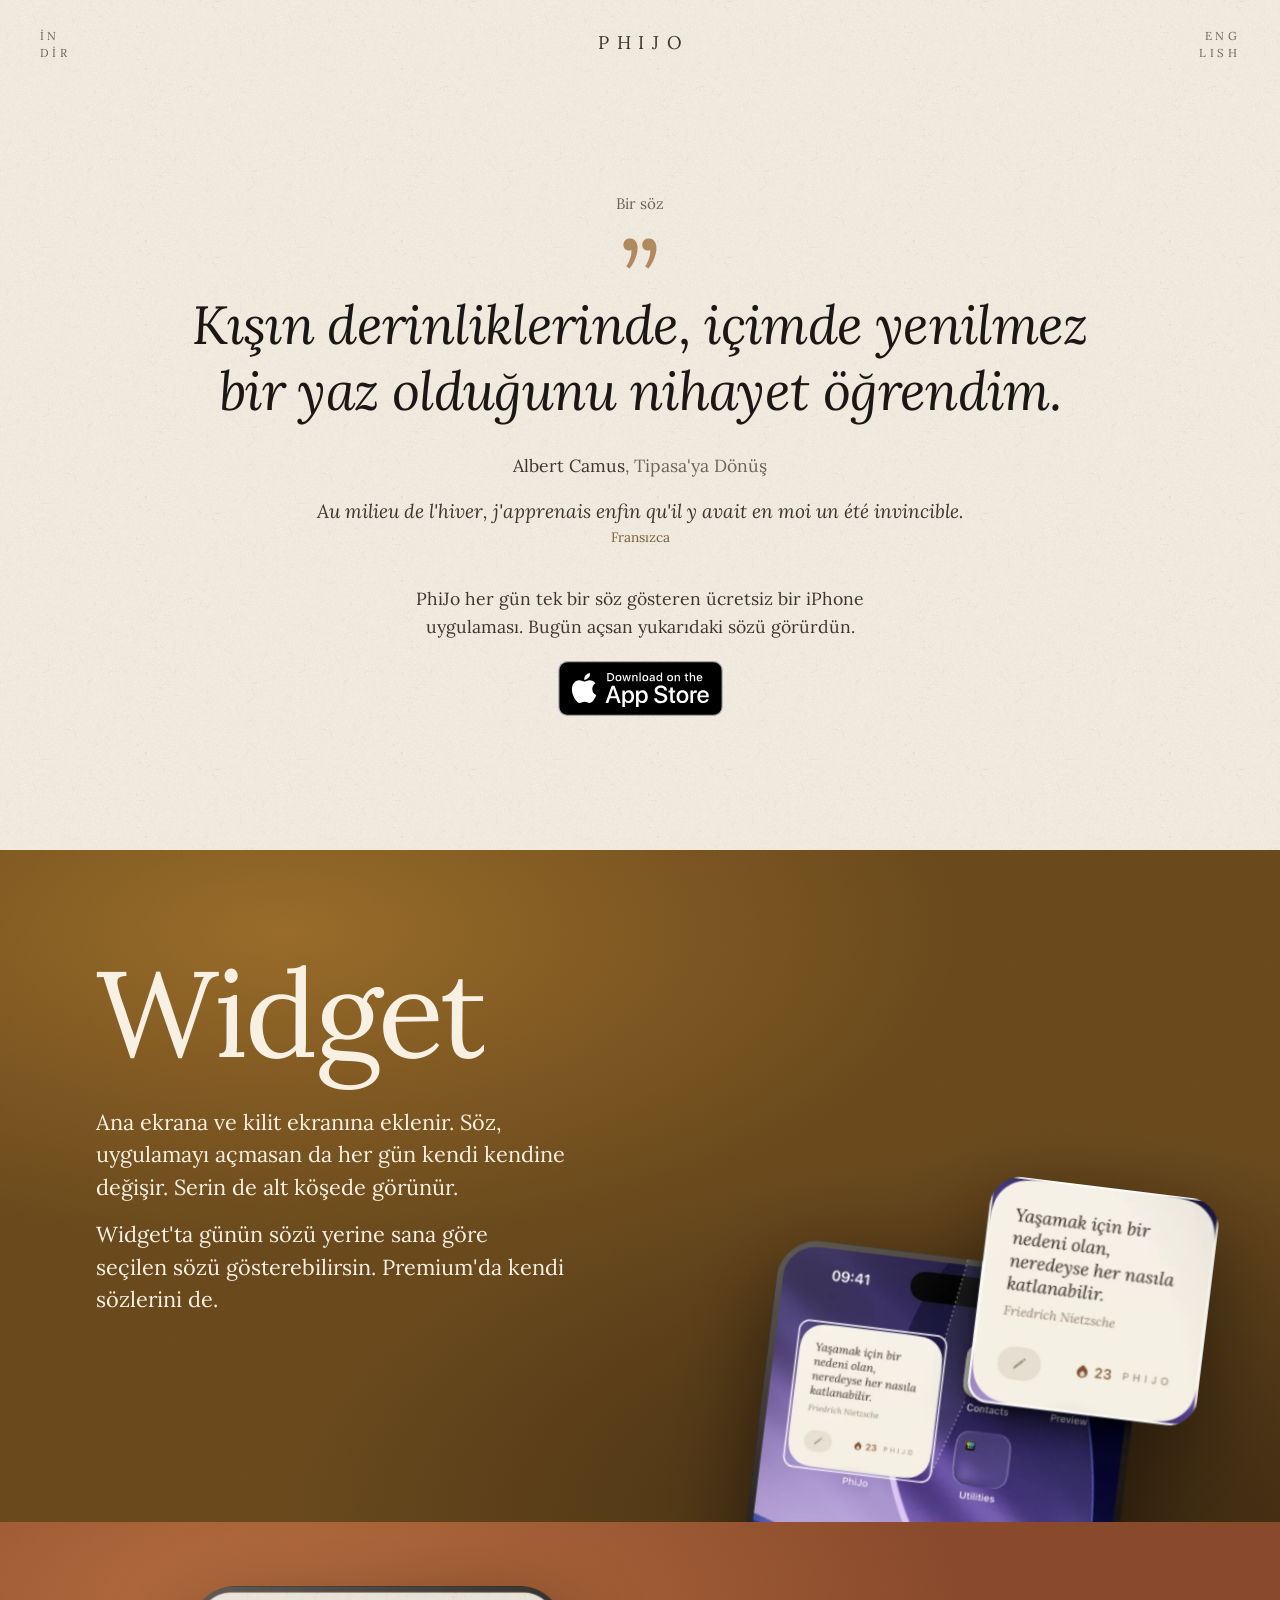
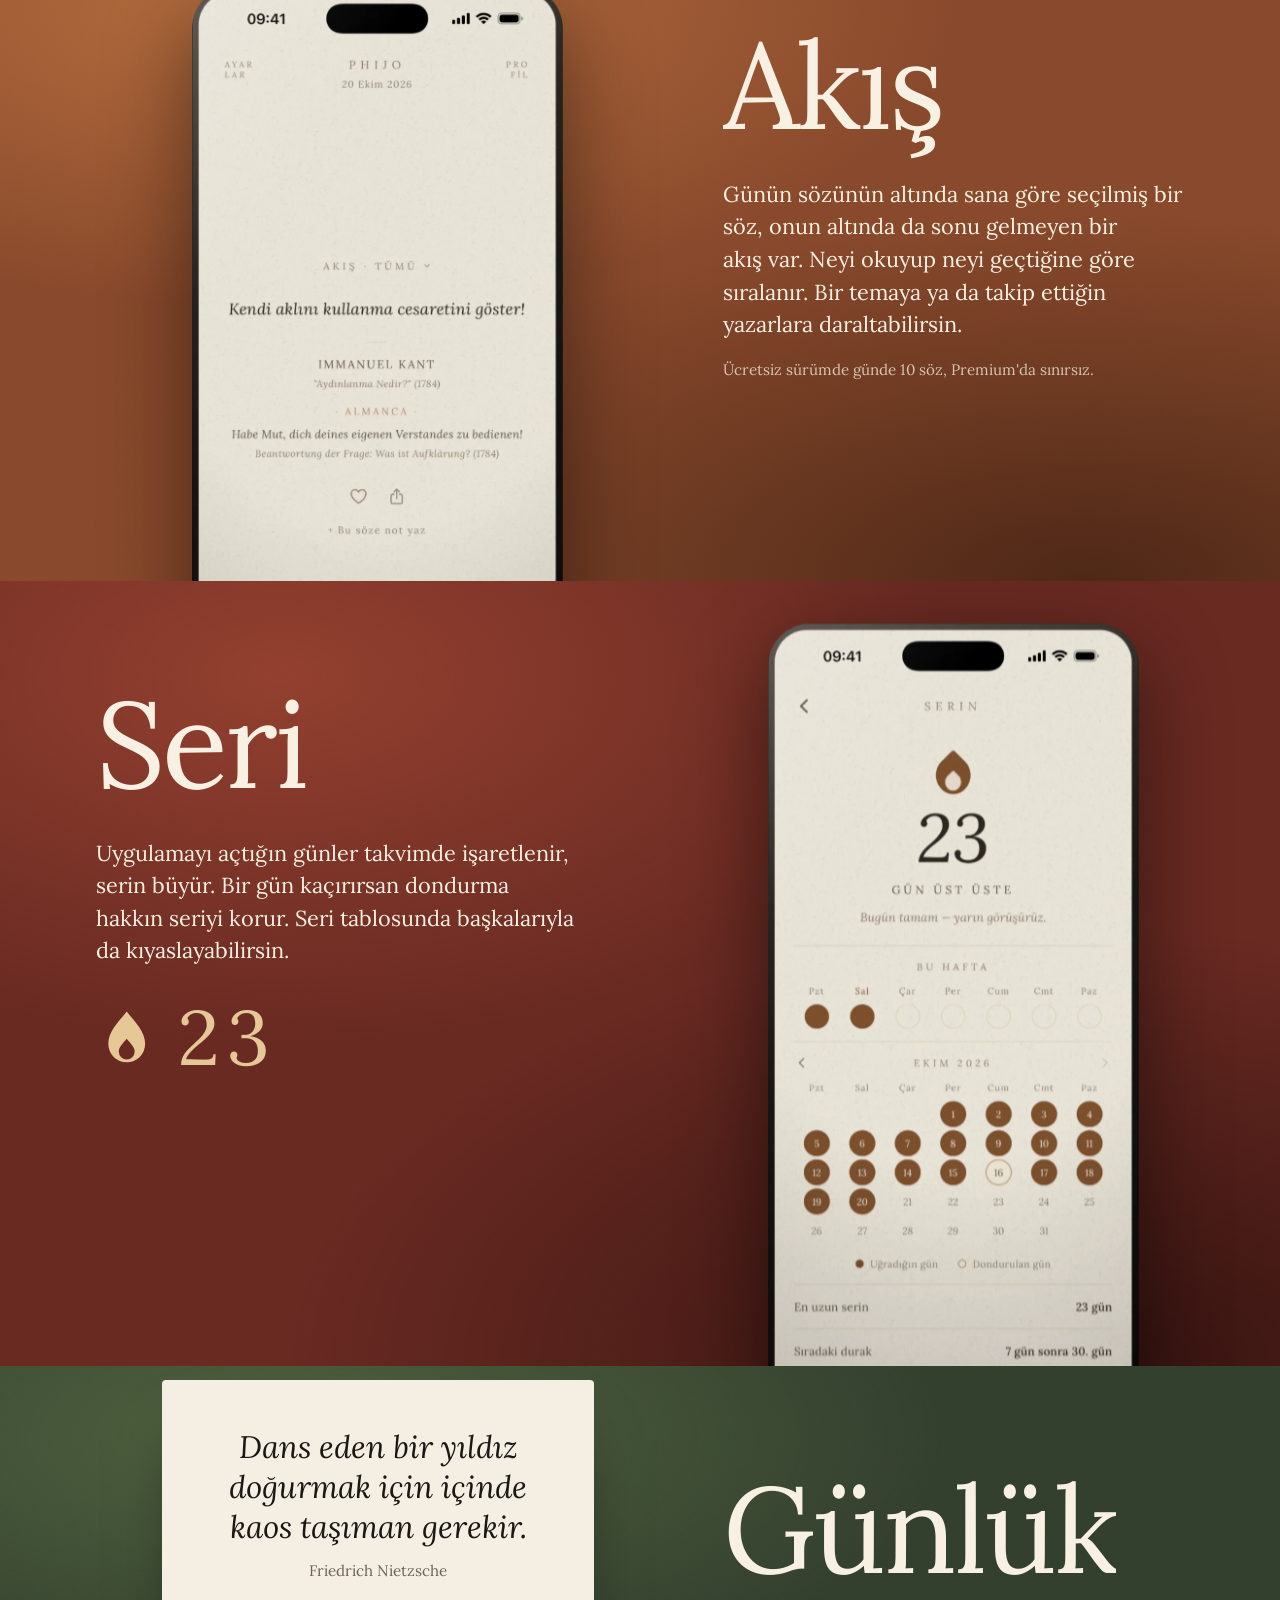
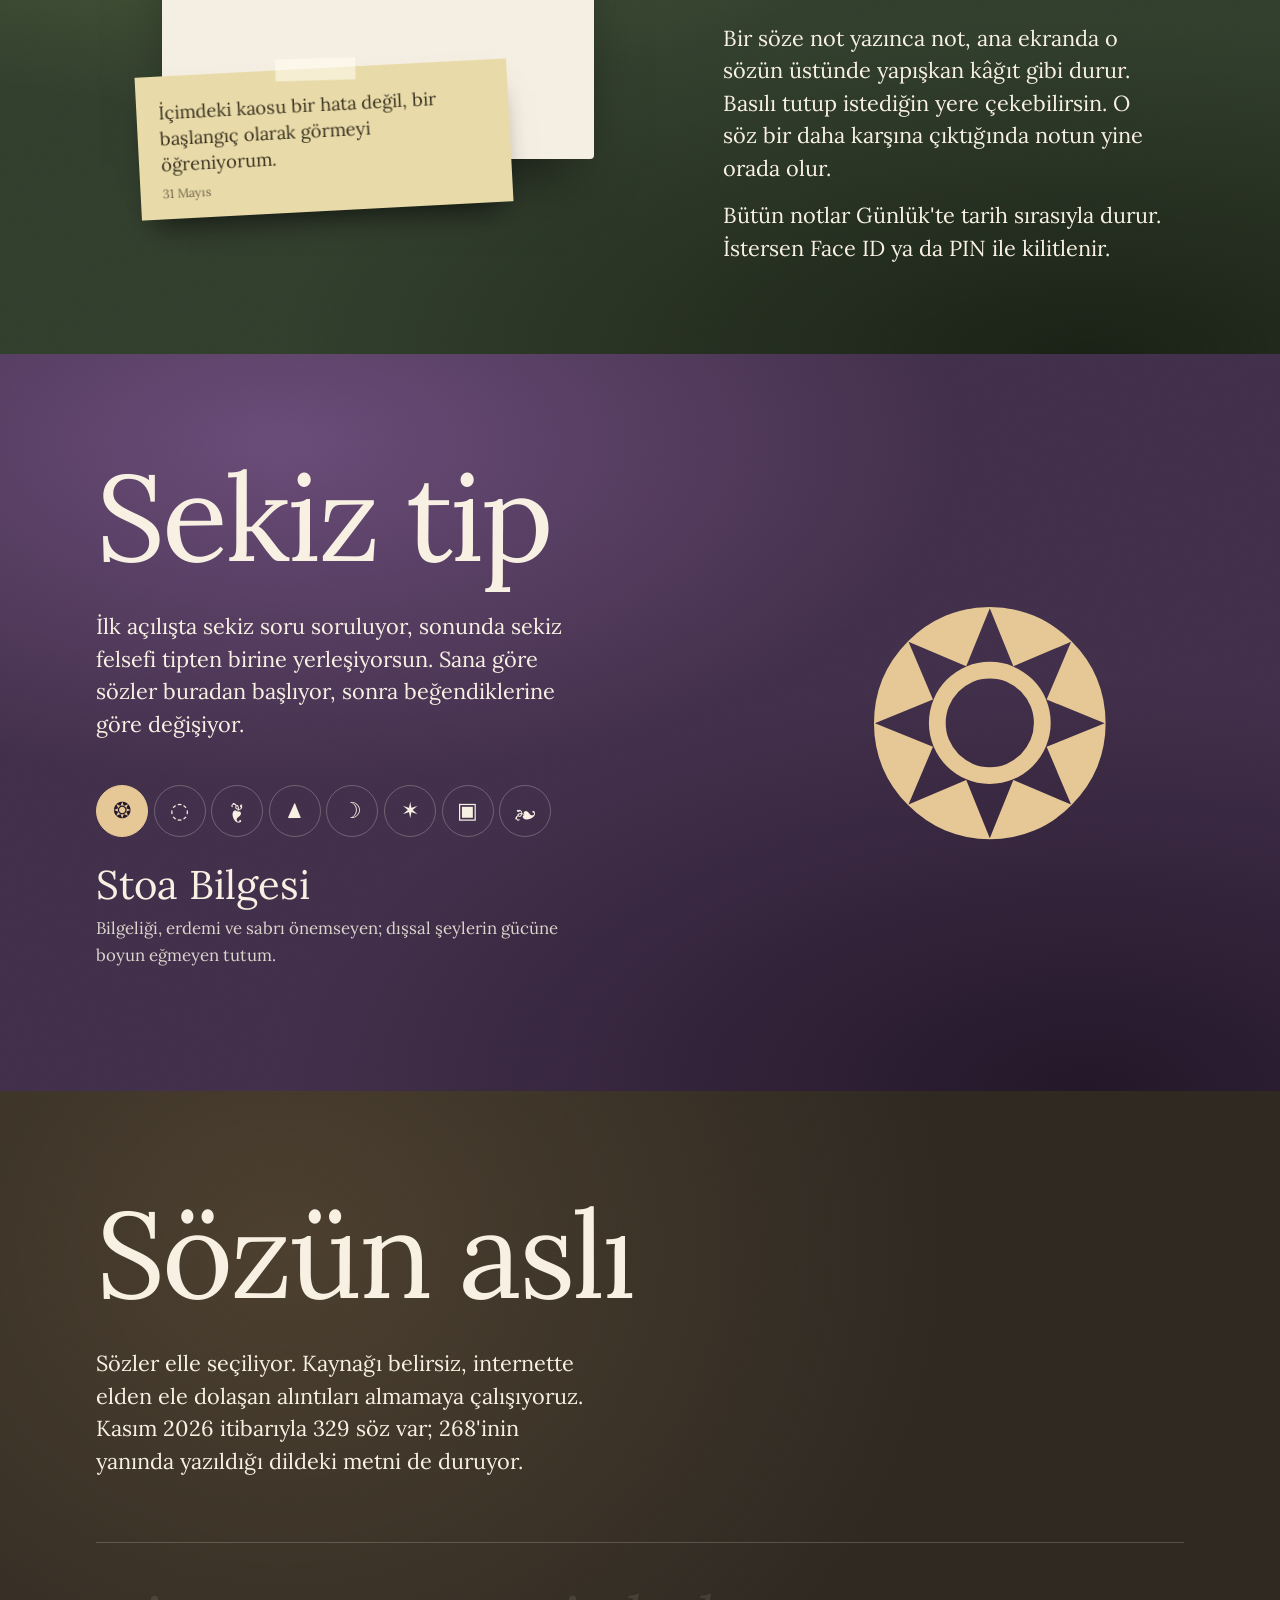
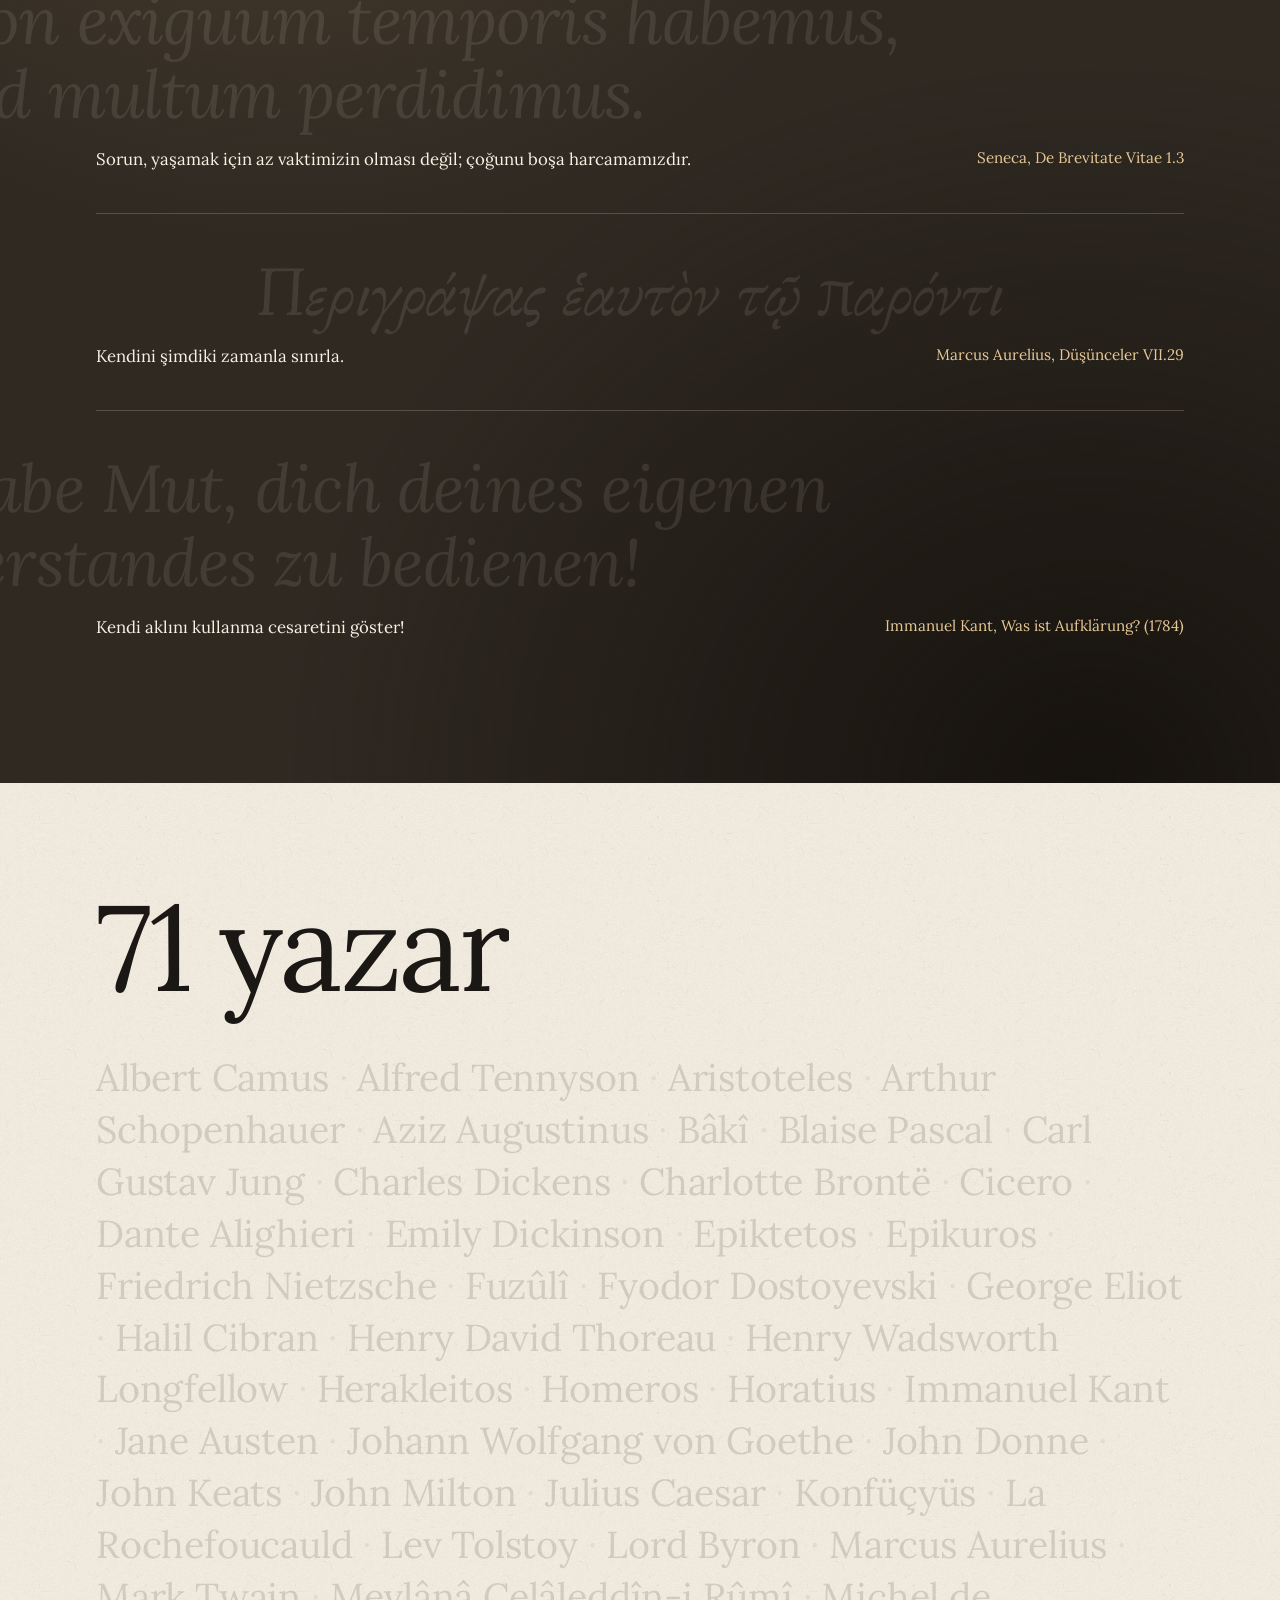
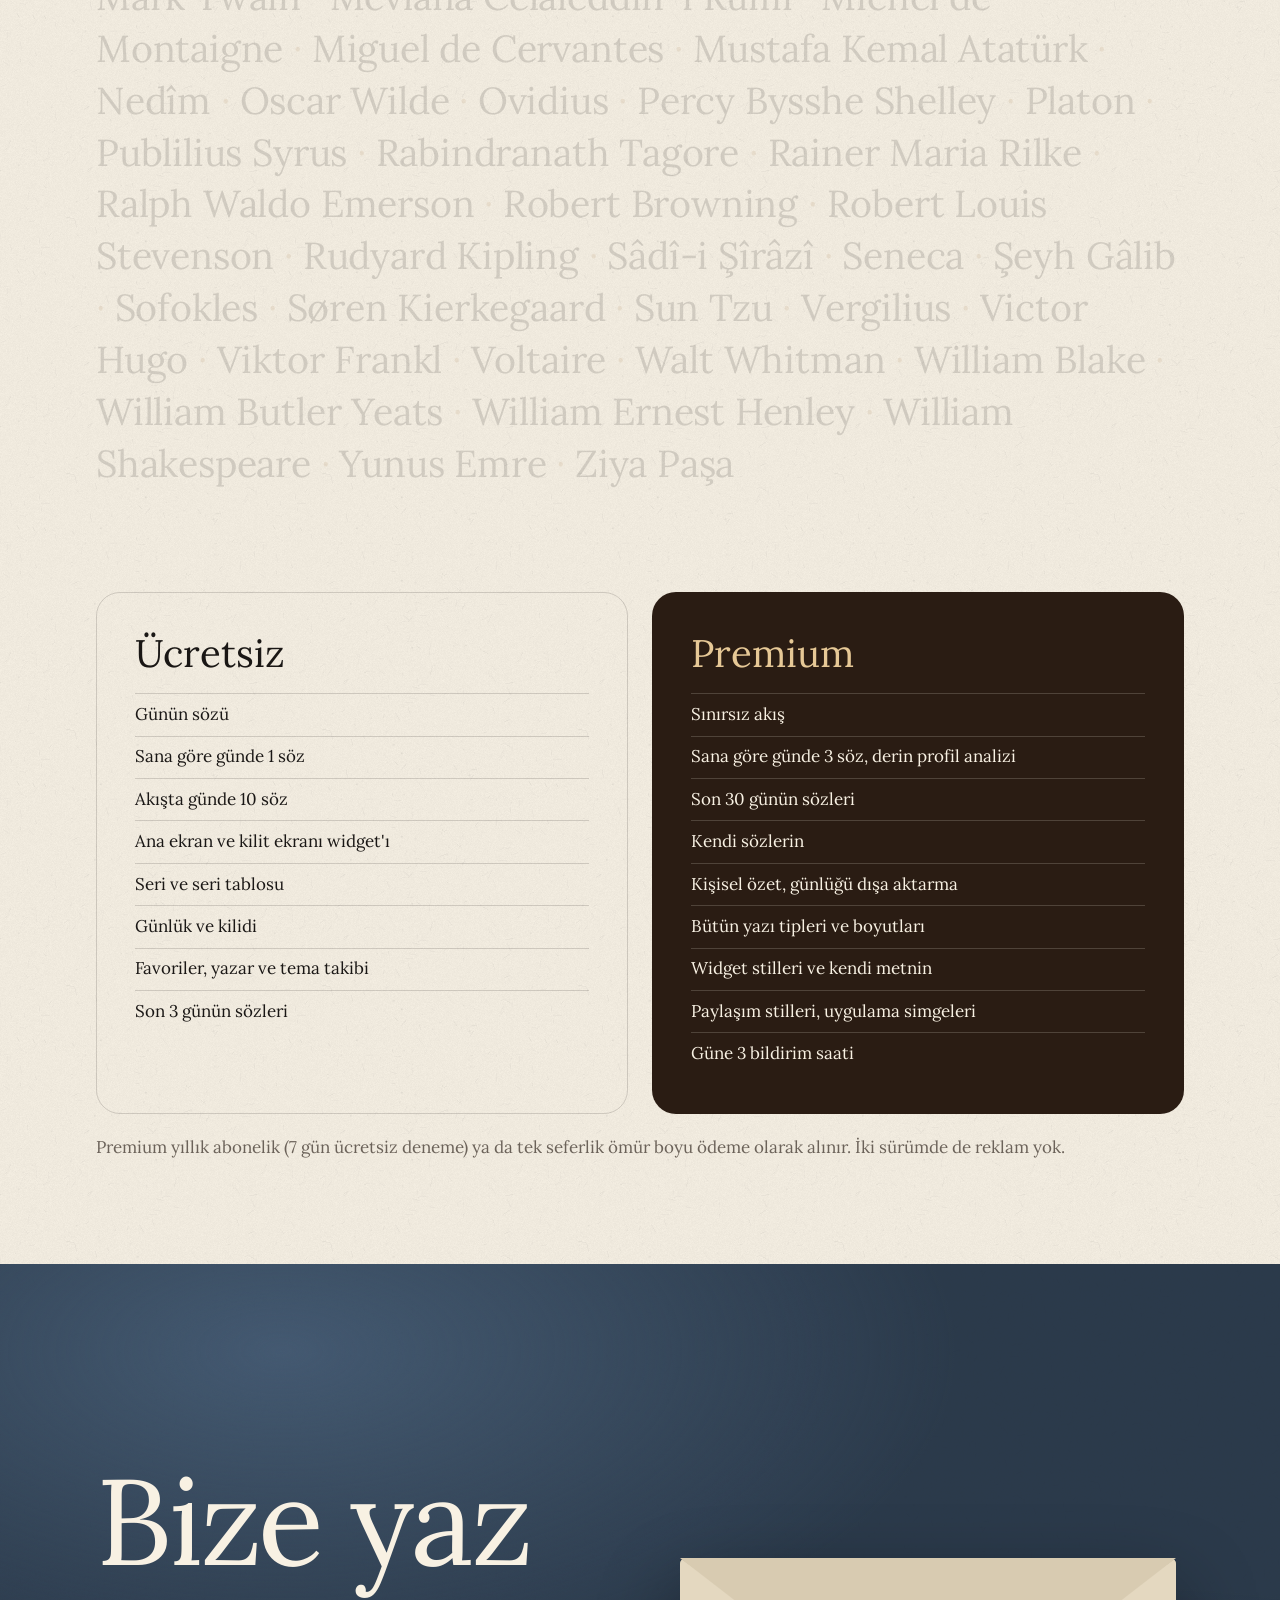
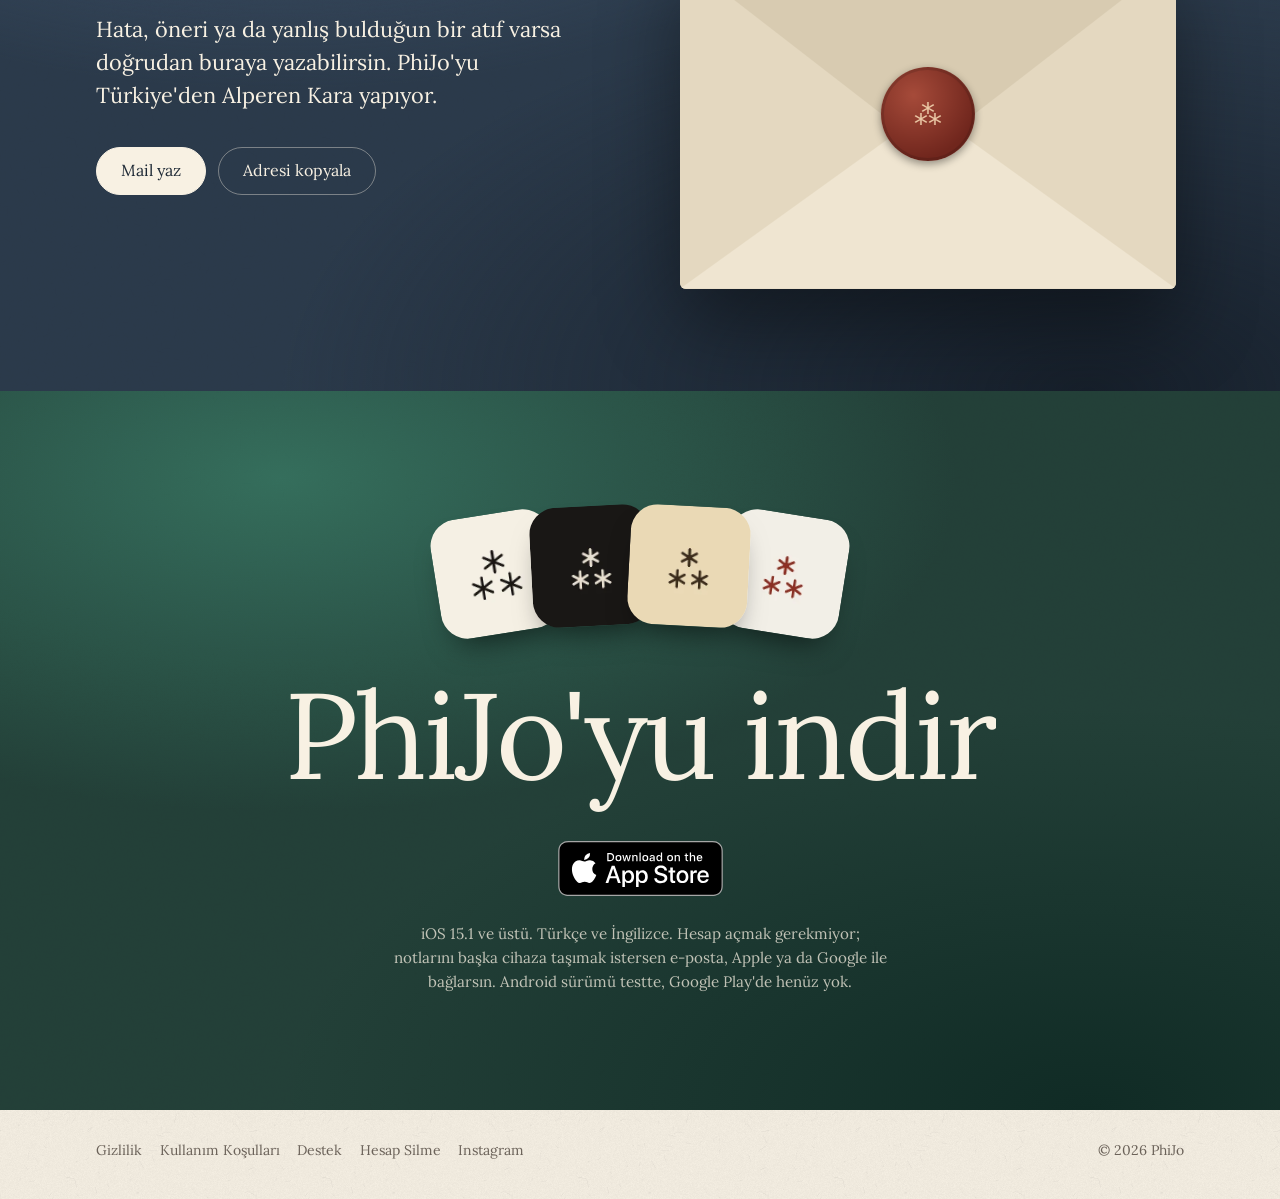
<file: index.html>
<!DOCTYPE html>
<html lang="tr">
<head>
  <meta charset="UTF-8">
  <meta name="viewport" content="width=device-width, initial-scale=1">
  <title>PhiJo: Her gün bir söz</title>
  <meta name="description" content="PhiJo her gün tek bir söz gösteren ücretsiz bir iPhone uygulaması. Seneca'dan Yunus Emre'ye 71 yazar, kaynaklarıyla. Ana ekran widget'ı ve günlük de içinde.">
  <meta name="color-scheme" content="light dark">
  <meta name="theme-color" content="#F5EFE3" media="(prefers-color-scheme: light)">
  <meta name="theme-color" content="#1A1715" media="(prefers-color-scheme: dark)">
  <meta name="apple-itunes-app" content="app-id=6774734669">
  <link rel="canonical" href="https://alperenkra.github.io/phijo-web/">
  <link rel="alternate" hreflang="tr" href="https://alperenkra.github.io/phijo-web/">
  <link rel="alternate" hreflang="en" href="https://alperenkra.github.io/phijo-web/index-en.html">
  <meta property="og:type" content="website">
  <meta property="og:title" content="PhiJo: Her gün bir söz">
  <meta property="og:description" content="Her gün tek bir söz gösteren ücretsiz iPhone uygulaması. Kaynaklarıyla, ana ekran widget'ıyla.">
  <meta property="og:url" content="https://alperenkra.github.io/phijo-web/">
  <meta property="og:locale" content="tr_TR">
  <meta property="og:image" content="https://alperenkra.github.io/phijo-web/assets/og-tr.png">
  <meta property="og:image:width" content="1200">
  <meta property="og:image:height" content="630">
  <meta name="twitter:card" content="summary_large_image">
  <link rel="icon" type="image/png" href="assets/favicon.png">
  <link rel="apple-touch-icon" href="assets/apple-touch-icon.png">
  <link rel="preconnect" href="https://fonts.googleapis.com">
  <link rel="preconnect" href="https://fonts.gstatic.com" crossorigin>
  <link href="https://fonts.googleapis.com/css2?family=EB+Garamond:ital@1&family=Lora:ital,wght@0,400;0,500;1,400&display=swap" rel="stylesheet">
  <link rel="stylesheet" href="home.css">
  <script>document.documentElement.classList.add('js');</script>
</head>
<body>
  <header class="top">
    <a class="corner corner-left" href="#indir" aria-label="İndir"><span>İn</span><span>dir</span></a>
    <div class="masthead">
      <h1 class="brand" aria-label="PhiJo">PHIJO</h1>
      <p class="date" id="date"></p>
    </div>
    <a class="corner corner-right" href="index-en.html" hreflang="en" lang="en" aria-label="English"><span>Eng</span><span>lish</span></a>
  </header>

  <main>
    <section class="today">
      <figure class="today-figure" id="todayFigure" data-state="pending">
        <p class="today-label" id="todayLabel" data-live="Bugünün sözü">Bir söz</p>
        <span class="mark" aria-hidden="true">”</span>
        <blockquote class="today-quote is-long" id="todayQuote">Kışın derinliklerinde, içimde yenilmez bir yaz olduğunu nihayet öğrendim.</blockquote>
        <figcaption>
          <p class="today-cite"><span id="todayAuthor">Albert Camus</span><span class="today-source" id="todaySource">, Tipasa'ya Dönüş</span></p>
          <div class="original" id="todayOriginal">
            <p class="original-text" id="originalText" lang="fr">Au milieu de l'hiver, j'apprenais enfin qu'il y avait en moi un été invincible.</p>
            <p class="original-lang" id="originalLang">Fransızca</p>
          </div>
        </figcaption>
      </figure>
      <div class="today-foot">
        <p class="lede">PhiJo her gün tek bir söz gösteren ücretsiz bir iPhone uygulaması. Bugün açsan yukarıdaki sözü görürdün.</p>
        <a class="badge" href="https://apps.apple.com/tr/app/id6774734669"><img src="assets/app-store-badge.svg" width="165" height="55" alt="App Store'dan indir"></a>
      </div>
    </section>

    <section class="block ochre" id="widget">
      <div class="wrap block-grid">
        <div class="block-text">
          <h2 class="display">Widget</h2>
          <p class="lead">Ana ekrana ve kilit ekranına eklenir. Söz, uygulamayı açmasan da her gün kendi kendine değişir. Serin de alt köşede görünür.</p>
          <p class="lead">Widget'ta günün sözü yerine sana göre seçilen sözü gösterebilirsin. Premium'da kendi sözlerini de.</p>
        </div>
        <img class="phone phone-widget" src="assets/phone-widget-tr.webp" width="891" height="1799" loading="lazy" alt="iPhone ana ekranında PhiJo widget'ı: Nietzsche'nin sözü ve 23 günlük seri.">
      </div>
    </section>

    <section class="block terracotta" id="akis">
      <div class="wrap block-grid flip">
        <div class="block-text">
          <h2 class="display">Akış</h2>
          <p class="lead">Günün sözünün altında sana göre seçilmiş bir söz, onun altında da sonu gelmeyen bir akış var. Neyi okuyup neyi geçtiğine göre sıralanır. Bir temaya ya da takip ettiğin yazarlara daraltabilirsin.</p>
          <p class="fine">Ücretsiz sürümde günde 10 söz, Premium'da sınırsız.</p>
        </div>
        <img class="phone" src="assets/phone-feed-tr.webp" width="764" height="1619" loading="lazy" alt="Akış ekranı: Kant'ın sözü, Almanca aslıyla.">
      </div>
    </section>

    <section class="block oxblood" id="seri">
      <div class="wrap block-grid">
        <div class="block-text">
          <h2 class="display">Seri</h2>
          <p class="lead">Uygulamayı açtığın günler takvimde işaretlenir, serin büyür. Bir gün kaçırırsan dondurma hakkın seriyi korur. Seri tablosunda başkalarıyla da kıyaslayabilirsin.</p>
          <p class="streak-count" aria-hidden="true"><svg class="flame" viewBox="0 0 24 24"><path d="M12 1.8c3.5 4.4 7.2 7.9 7.2 12.6a7.2 7.2 0 0 1-14.4 0c0-4.7 3.7-8.2 7.2-12.6z"/><path class="flame-core" d="M12 12.4c1.5 1.9 3.1 3.1 3.1 5a3.1 3.1 0 0 1-6.2 0c0-1.9 1.6-3.1 3.1-5z"/></svg><span data-to="23">23</span></p>
        </div>
        <img class="phone phone-streak" src="assets/phone-streak-tr.webp" width="764" height="1619" loading="lazy" alt="Seri ekranı: 23 günlük seri ve Ekim takvimi.">
      </div>
    </section>

    <section class="block sage" id="gunluk">
      <div class="wrap block-grid flip">
        <div class="block-text">
          <h2 class="display">Günlük</h2>
          <p class="lead">Bir söze not yazınca not, ana ekranda o sözün üstünde yapışkan kâğıt gibi durur. Basılı tutup istediğin yere çekebilirsin. O söz bir daha karşına çıktığında notun yine orada olur.</p>
          <p class="lead">Bütün notlar Günlük'te tarih sırasıyla durur. İstersen Face ID ya da PIN ile kilitlenir.</p>
        </div>
        <div class="sheet" aria-hidden="true">
          <p class="sheet-quote">Dans eden bir yıldız doğurmak için içinde kaos taşıman gerekir.</p>
          <p class="sheet-author">Friedrich Nietzsche</p>
          <div class="sticky">İçimdeki kaosu bir hata değil, bir başlangıç olarak görmeyi öğreniyorum.<span class="sticky-date">31 Mayıs</span></div>
        </div>
      </div>
    </section>

    <section class="block plum" id="tipler">
      <div class="wrap types-grid">
        <div>
          <h2 class="display">Sekiz tip</h2>
          <p class="lead">İlk açılışta sekiz soru soruluyor, sonunda sekiz felsefi tipten birine yerleşiyorsun. Sana göre sözler buradan başlıyor, sonra beğendiklerine göre değişiyor.</p>
          <div class="glyphs" role="group" aria-label="Felsefi tipler">
            <button class="glyph" type="button" aria-pressed="true" aria-label="Stoa Bilgesi" data-name="Stoa Bilgesi" data-desc="Bilgeliği, erdemi ve sabrı önemseyen; dışsal şeylerin gücüne boyun eğmeyen tutum.">❂&#xFE0E;</button>
            <button class="glyph" type="button" aria-pressed="false" aria-label="Egzistansiyalist" data-name="Egzistansiyalist" data-desc="Hayatın anlamını, özgürlüğü ve yalnız var oluşunu sorgulayan derin bakış.">◌&#xFE0E;</button>
            <button class="glyph" type="button" aria-pressed="false" aria-label="Romantik" data-name="Romantik" data-desc="Sevgi ve geçen zaman üzerine düşünen, kalbi her şeyin merkezinde tutan ruh.">❦&#xFE0E;</button>
            <button class="glyph" type="button" aria-pressed="false" aria-label="Cesur Ruh" data-name="Cesur Ruh" data-desc="Cesareti ve özgürlüğü hayatın özü sayan, riski göze alan tavır.">▲&#xFE0E;</button>
            <button class="glyph" type="button" aria-pressed="false" aria-label="Tefekkürcü" data-name="Tefekkürcü" data-desc="Yalnızlık, ölümlülük ve bilgelik üzerine sessizce düşünen; içsel huzur arayan.">☽&#xFE0E;</button>
            <button class="glyph" type="button" aria-pressed="false" aria-label="Mistik" data-name="Mistik" data-desc="Sevgi, anlam ve bilgelik üzerinden evrensel bir bağlanmaya inanan.">✶&#xFE0E;</button>
            <button class="glyph" type="button" aria-pressed="false" aria-label="Pragmatist" data-name="Pragmatist" data-desc="Sabrı, cesareti ve zamanı eyleme dönüştüren; yapıcı ve dirençli olan.">▣&#xFE0E;</button>
            <button class="glyph" type="button" aria-pressed="false" aria-label="Lirik Düşünür" data-name="Lirik Düşünür" data-desc="Sevgi, ölüm ve zamanın şiirsel dansını izleyen; hayatı estetik bir bütün olarak gören.">❧&#xFE0E;</button>
          </div>
          <div class="type-panel" id="typePanel">
            <h3 class="type-name" id="typeName">Stoa Bilgesi</h3>
            <p class="type-desc" id="typeDesc">Bilgeliği, erdemi ve sabrı önemseyen; dışsal şeylerin gücüne boyun eğmeyen tutum.</p>
          </div>
        </div>
        <span class="type-big" id="typeBig" aria-hidden="true">❂&#xFE0E;</span>
      </div>
    </section>

    <section class="block charcoal" id="kaynaklar">
      <div class="wrap sources">
        <h2 class="display">Sözün aslı</h2>
        <p class="lead">Sözler elle seçiliyor. Kaynağı belirsiz, internette elden ele dolaşan alıntıları almamaya çalışıyoruz. Kasım 2026 itibarıyla 329 söz var; 268'inin yanında yazıldığı dildeki metni de duruyor.</p>
        <ul class="spec">
          <li>
            <p class="spec-orig" lang="la">Non exiguum temporis habemus, sed multum perdidimus.</p>
            <div class="spec-meta">
              <p class="spec-trans">Sorun, yaşamak için az vaktimizin olması değil; çoğunu boşa harcamamızdır.</p>
              <p class="spec-ref">Seneca, De Brevitate Vitae 1.3</p>
            </div>
          </li>
          <li>
            <p class="spec-orig" lang="el">Περιγράψας ἑαυτὸν τῷ παρόντι</p>
            <div class="spec-meta">
              <p class="spec-trans">Kendini şimdiki zamanla sınırla.</p>
              <p class="spec-ref">Marcus Aurelius, Düşünceler VII.29</p>
            </div>
          </li>
          <li>
            <p class="spec-orig" lang="de">Habe Mut, dich deines eigenen Verstandes zu bedienen!</p>
            <div class="spec-meta">
              <p class="spec-trans">Kendi aklını kullanma cesaretini göster!</p>
              <p class="spec-ref">Immanuel Kant, Was ist Aufklärung? (1784)</p>
            </div>
          </li>
        </ul>
      </div>
    </section>

    <section class="wrap paper-section" id="yazarlar">
      <h2 class="display">71 yazar</h2>
      <ul class="authors"><li>Albert Camus</li> <li>Alfred Tennyson</li> <li>Aristoteles</li> <li>Arthur Schopenhauer</li> <li>Aziz Augustinus</li> <li>Bâkî</li> <li>Blaise Pascal</li> <li>Carl Gustav Jung</li> <li>Charles Dickens</li> <li>Charlotte Brontë</li> <li>Cicero</li> <li>Dante Alighieri</li> <li>Emily Dickinson</li> <li>Epiktetos</li> <li>Epikuros</li> <li>Friedrich Nietzsche</li> <li>Fuzûlî</li> <li>Fyodor Dostoyevski</li> <li>George Eliot</li> <li>Halil Cibran</li> <li>Henry David Thoreau</li> <li>Henry Wadsworth Longfellow</li> <li>Herakleitos</li> <li>Homeros</li> <li>Horatius</li> <li>Immanuel Kant</li> <li>Jane Austen</li> <li>Johann Wolfgang von Goethe</li> <li>John Donne</li> <li>John Keats</li> <li>John Milton</li> <li>Julius Caesar</li> <li>Konfüçyüs</li> <li>La Rochefoucauld</li> <li>Lev Tolstoy</li> <li>Lord Byron</li> <li>Marcus Aurelius</li> <li>Mark Twain</li> <li>Mevlânâ Celâleddîn-i Rûmî</li> <li>Michel de Montaigne</li> <li>Miguel de Cervantes</li> <li>Mustafa Kemal Atatürk</li> <li>Nedîm</li> <li>Oscar Wilde</li> <li>Ovidius</li> <li>Percy Bysshe Shelley</li> <li>Platon</li> <li>Publilius Syrus</li> <li>Rabindranath Tagore</li> <li>Rainer Maria Rilke</li> <li>Ralph Waldo Emerson</li> <li>Robert Browning</li> <li>Robert Louis Stevenson</li> <li>Rudyard Kipling</li> <li>Sâdî-i Şîrâzî</li> <li>Seneca</li> <li>Şeyh Gâlib</li> <li>Sofokles</li> <li>Søren Kierkegaard</li> <li>Sun Tzu</li> <li>Vergilius</li> <li>Victor Hugo</li> <li>Viktor Frankl</li> <li>Voltaire</li> <li>Walt Whitman</li> <li>William Blake</li> <li>William Butler Yeats</li> <li>William Ernest Henley</li> <li>William Shakespeare</li> <li>Yunus Emre</li> <li>Ziya Paşa</li></ul>
    </section>

    <section class="wrap plans-section" id="fiyat">
      <div class="plans">
        <div class="plan">
          <h3>Ücretsiz</h3>
          <ul>
            <li>Günün sözü</li>
            <li>Sana göre günde 1 söz</li>
            <li>Akışta günde 10 söz</li>
            <li>Ana ekran ve kilit ekranı widget'ı</li>
            <li>Seri ve seri tablosu</li>
            <li>Günlük ve kilidi</li>
            <li>Favoriler, yazar ve tema takibi</li>
            <li>Son 3 günün sözleri</li>
          </ul>
        </div>
        <div class="plan plan-premium">
          <h3>Premium</h3>
          <ul>
            <li>Sınırsız akış</li>
            <li>Sana göre günde 3 söz, derin profil analizi</li>
            <li>Son 30 günün sözleri</li>
            <li>Kendi sözlerin</li>
            <li>Kişisel özet, günlüğü dışa aktarma</li>
            <li>Bütün yazı tipleri ve boyutları</li>
            <li>Widget stilleri ve kendi metnin</li>
            <li>Paylaşım stilleri, uygulama simgeleri</li>
            <li>Güne 3 bildirim saati</li>
          </ul>
        </div>
      </div>
      <p class="plans-note">Premium yıllık abonelik (7 gün ücretsiz deneme) ya da tek seferlik ömür boyu ödeme olarak alınır. İki sürümde de reklam yok.</p>
    </section>

    <section class="block slate" id="iletisim">
      <div class="wrap contact-grid">
        <div>
          <h2 class="display">Bize yaz</h2>
          <p class="lead">Hata, öneri ya da yanlış bulduğun bir atıf varsa doğrudan buraya yazabilirsin. PhiJo'yu Türkiye'den Alperen Kara yapıyor.</p>
          <div class="contact-actions">
            <a class="contact-btn contact-btn-primary" href="mailto:phijo.app@gmail.com?subject=PhiJo">Mail yaz</a>
            <button class="contact-btn" type="button" id="copyMail" data-mail="phijo.app@gmail.com" data-done="Kopyalandı">Adresi kopyala</button>
          </div>
        </div>
        <div class="envelope" id="envelope">
          <div class="env-back"></div>
          <div class="env-flap" aria-hidden="true">
            <div class="env-flap-shape"></div>
            <span class="env-seal">⁂</span>
          </div>
          <div class="letter">
            <img class="stamp" src="assets/icon.webp" width="240" height="240" loading="lazy" alt="">
            <p class="letter-hello">Merhaba PhiJo,</p>
            <a class="letter-mail" href="mailto:phijo.app@gmail.com?subject=PhiJo">phijo.app@gmail.com</a>
          </div>
          <div class="env-front"></div>
          <div class="env-bottom"></div>
        </div>
      </div>
    </section>

    <section class="block teal" id="indir">
      <div class="wrap closing">
        <div class="icons" aria-hidden="true">
          <img src="assets/icon.webp" width="240" height="240" loading="lazy" alt="">
          <img src="assets/icon-dark.webp" width="240" height="240" loading="lazy" alt="">
          <img src="assets/icon-sepia.webp" width="240" height="240" loading="lazy" alt="">
          <img src="assets/icon-ink.webp" width="240" height="240" loading="lazy" alt="">
        </div>
        <h2 class="display">PhiJo'yu indir</h2>
        <a class="badge" href="https://apps.apple.com/tr/app/id6774734669"><img src="assets/app-store-badge.svg" width="165" height="55" alt="App Store'dan indir"></a>
        <p class="fine">iOS 15.1 ve üstü. Türkçe ve İngilizce. Hesap açmak gerekmiyor; notlarını başka cihaza taşımak istersen e-posta, Apple ya da Google ile bağlarsın. Android sürümü testte, Google Play'de henüz yok.</p>      </div>
    </section>
  </main>

  <footer class="foot">
    <div class="wrap">
      <nav class="foot-nav" aria-label="Site">
        <a href="privacy.html">Gizlilik</a>
        <a href="terms.html">Kullanım Koşulları</a>
        <a href="support.html">Destek</a>
        <a href="delete-account.html">Hesap Silme</a>
        <a href="https://www.instagram.com/phijoapp/" rel="noopener">Instagram</a>
      </nav>
      <p class="foot-copy">&copy; 2026 PhiJo</p>
    </div>
  </footer>

  <script src="home.js" defer></script>
</body>
</html>
</file>
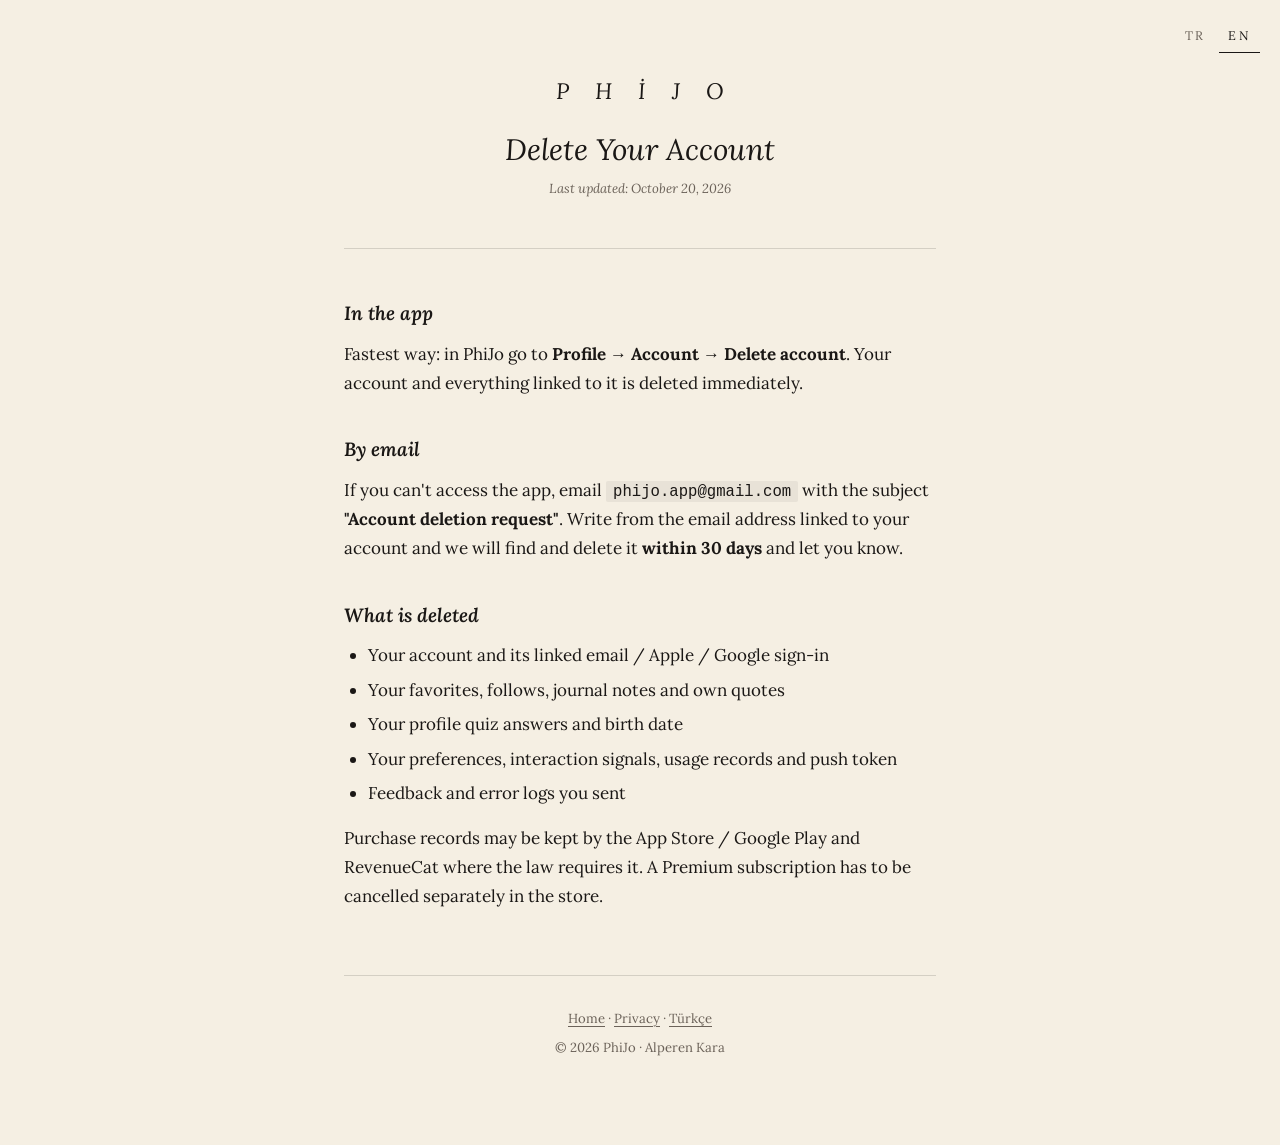
<file: delete-account-en.html>
<!DOCTYPE html>
<html lang="en">
<head>
  <meta charset="UTF-8">
  <meta name="viewport" content="width=device-width, initial-scale=1.0">
  <title>PhiJo — Delete Account</title>
  <meta name="description" content="How to delete your PhiJo account and data.">
  <link rel="stylesheet" href="style.css">
  <link rel="preconnect" href="https://fonts.googleapis.com">
  <link rel="preconnect" href="https://fonts.gstatic.com" crossorigin>
  <link href="https://fonts.googleapis.com/css2?family=Lora:ital,wght@0,400;0,600;1,400;1,600&display=swap" rel="stylesheet">
</head>
<body>
  <nav class="lang-switch">
    <a href="delete-account.html">TR</a>
    <a href="delete-account-en.html" class="active">EN</a>
  </nav>

  <main>
    <header class="page-head">
      <div class="brand">P H İ J O</div>
      <h1 class="page-title">Delete Your Account</h1>
      <p class="updated">Last updated: October 20, 2026</p>
    </header>

    <section>
      <h3>In the app</h3>
      <p>
        Fastest way: in PhiJo go to <strong>Profile → Account → Delete account</strong>. Your account
        and everything linked to it is deleted immediately.
      </p>
    </section>

    <section>
      <h3>By email</h3>
      <p>
        If you can't access the app, email <span class="email">phijo.app@gmail.com</span> with the subject
        <strong>"Account deletion request"</strong>. Write from the email address linked to your
        account and we will find and delete it <strong>within 30 days</strong> and let you know.
      </p>
    </section>

    <section>
      <h3>What is deleted</h3>
      <ul>
        <li>Your account and its linked email / Apple / Google sign-in</li>
        <li>Your favorites, follows, journal notes and own quotes</li>
        <li>Your profile quiz answers and birth date</li>
        <li>Your preferences, interaction signals, usage records and push token</li>
        <li>Feedback and error logs you sent</li>
      </ul>
      <p>
        Purchase records may be kept by the App Store / Google Play and RevenueCat where the law
        requires it. A Premium subscription has to be cancelled separately in the store.
      </p>
    </section>

    <footer>
      <p><a href="index-en.html">Home</a> · <a href="privacy-en.html">Privacy</a> · <a href="delete-account.html">Türkçe</a></p>
      <p>&copy; 2026 PhiJo · Alperen Kara</p>
    </footer>
  </main>
</body>
</html>
</file>
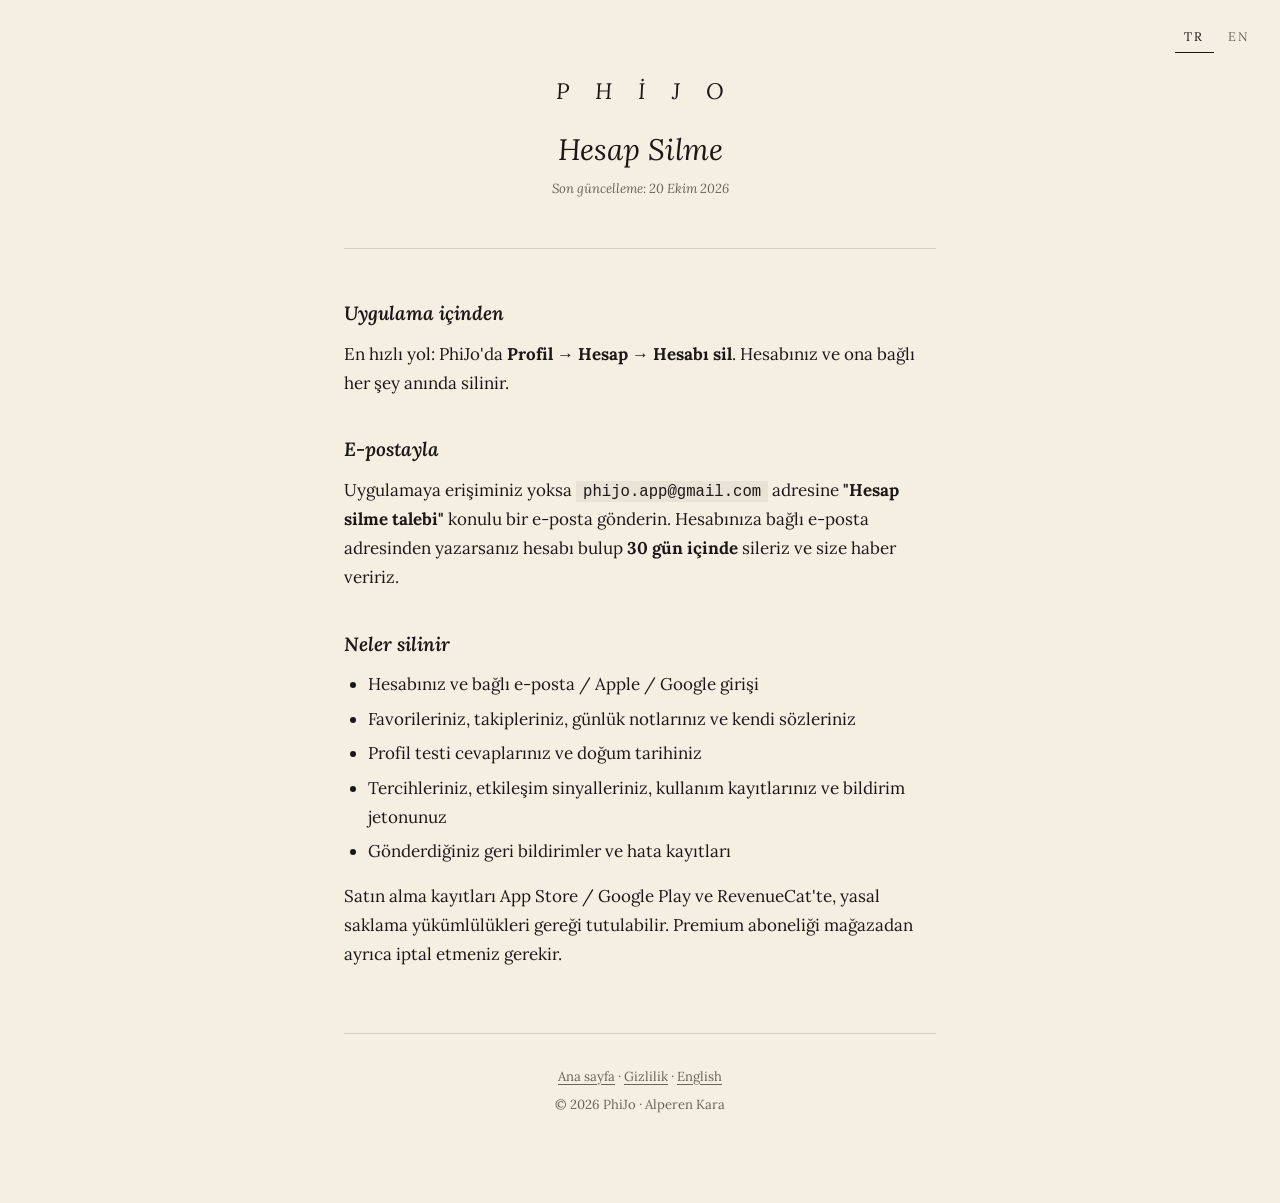
<file: delete-account.html>
<!DOCTYPE html>
<html lang="tr">
<head>
  <meta charset="UTF-8">
  <meta name="viewport" content="width=device-width, initial-scale=1.0">
  <title>PhiJo — Hesap Silme</title>
  <meta name="description" content="PhiJo hesabınızı ve verilerinizi nasıl silersiniz.">
  <link rel="stylesheet" href="style.css">
  <link rel="preconnect" href="https://fonts.googleapis.com">
  <link rel="preconnect" href="https://fonts.gstatic.com" crossorigin>
  <link href="https://fonts.googleapis.com/css2?family=Lora:ital,wght@0,400;0,600;1,400;1,600&display=swap" rel="stylesheet">
</head>
<body>
  <nav class="lang-switch">
    <a href="delete-account.html" class="active">TR</a>
    <a href="delete-account-en.html">EN</a>
  </nav>

  <main>
    <header class="page-head">
      <div class="brand">P H İ J O</div>
      <h1 class="page-title">Hesap Silme</h1>
      <p class="updated">Son güncelleme: 20 Ekim 2026</p>
    </header>

    <section>
      <h3>Uygulama içinden</h3>
      <p>
        En hızlı yol: PhiJo'da <strong>Profil → Hesap → Hesabı sil</strong>. Hesabınız ve ona bağlı
        her şey anında silinir.
      </p>
    </section>

    <section>
      <h3>E-postayla</h3>
      <p>
        Uygulamaya erişiminiz yoksa <span class="email">phijo.app@gmail.com</span> adresine <strong>"Hesap silme talebi"</strong> konulu
        bir e-posta gönderin. Hesabınıza bağlı e-posta adresinden yazarsanız hesabı bulup
        <strong>30 gün içinde</strong> sileriz ve size haber veririz.
      </p>
    </section>

    <section>
      <h3>Neler silinir</h3>
      <ul>
        <li>Hesabınız ve bağlı e-posta / Apple / Google girişi</li>
        <li>Favorileriniz, takipleriniz, günlük notlarınız ve kendi sözleriniz</li>
        <li>Profil testi cevaplarınız ve doğum tarihiniz</li>
        <li>Tercihleriniz, etkileşim sinyalleriniz, kullanım kayıtlarınız ve bildirim jetonunuz</li>
        <li>Gönderdiğiniz geri bildirimler ve hata kayıtları</li>
      </ul>
      <p>
        Satın alma kayıtları App Store / Google Play ve RevenueCat'te, yasal saklama yükümlülükleri
        gereği tutulabilir. Premium aboneliği mağazadan ayrıca iptal etmeniz gerekir.
      </p>
    </section>

    <footer>
      <p><a href="index.html">Ana sayfa</a> · <a href="privacy.html">Gizlilik</a> · <a href="delete-account-en.html">English</a></p>
      <p>&copy; 2026 PhiJo · Alperen Kara</p>
    </footer>
  </main>
</body>
</html>
</file>
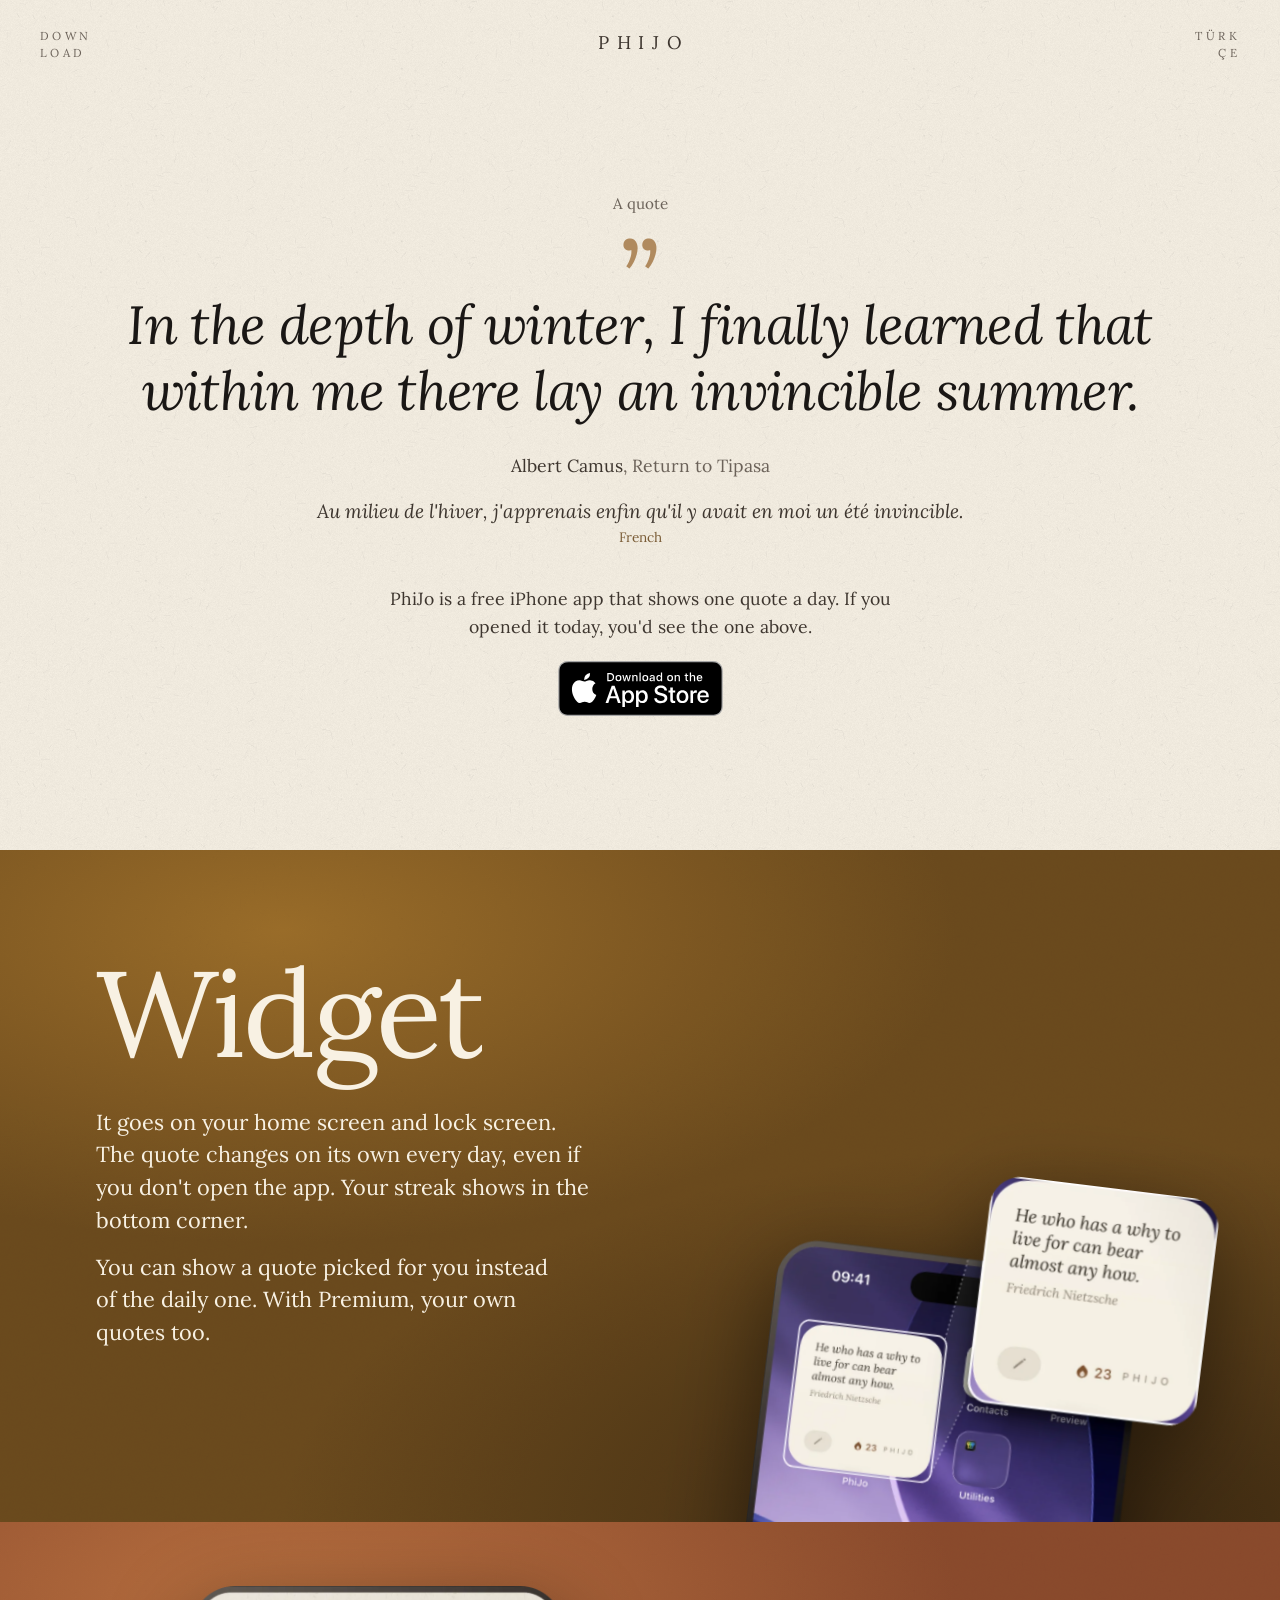
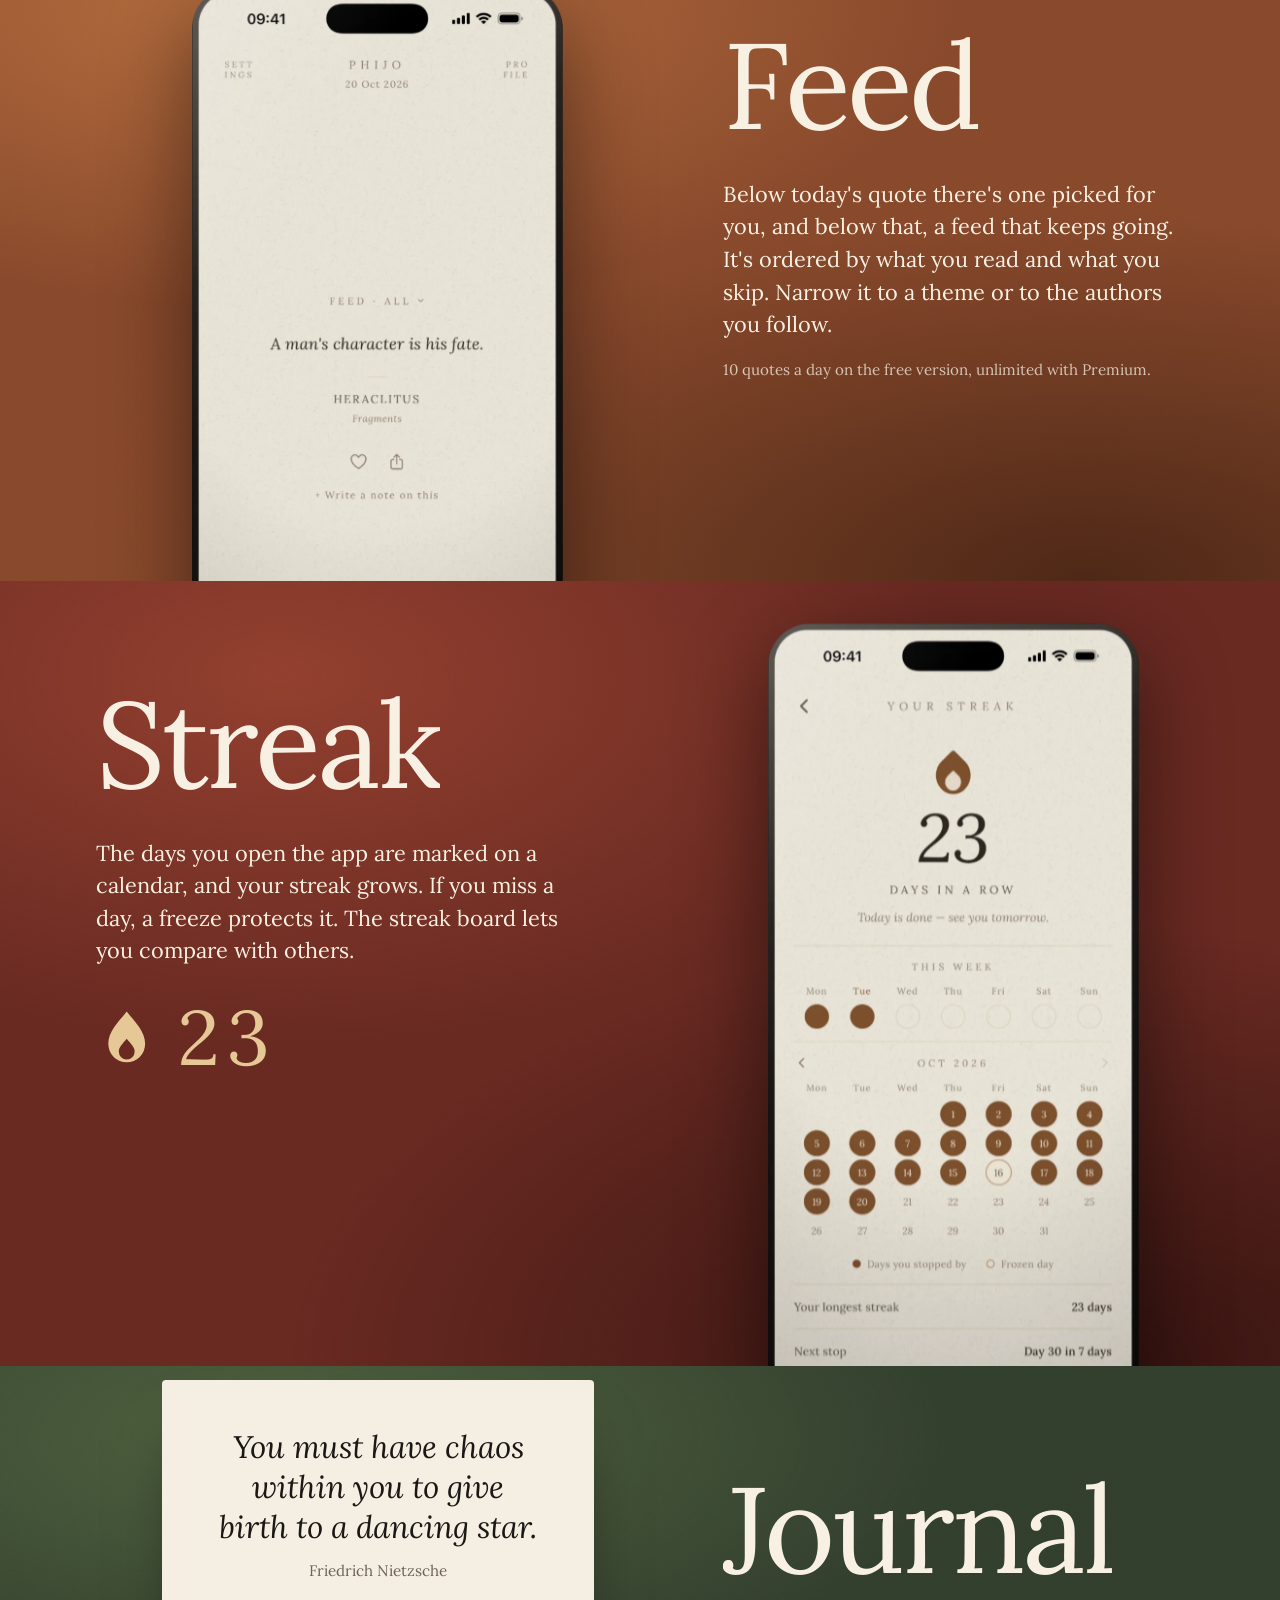
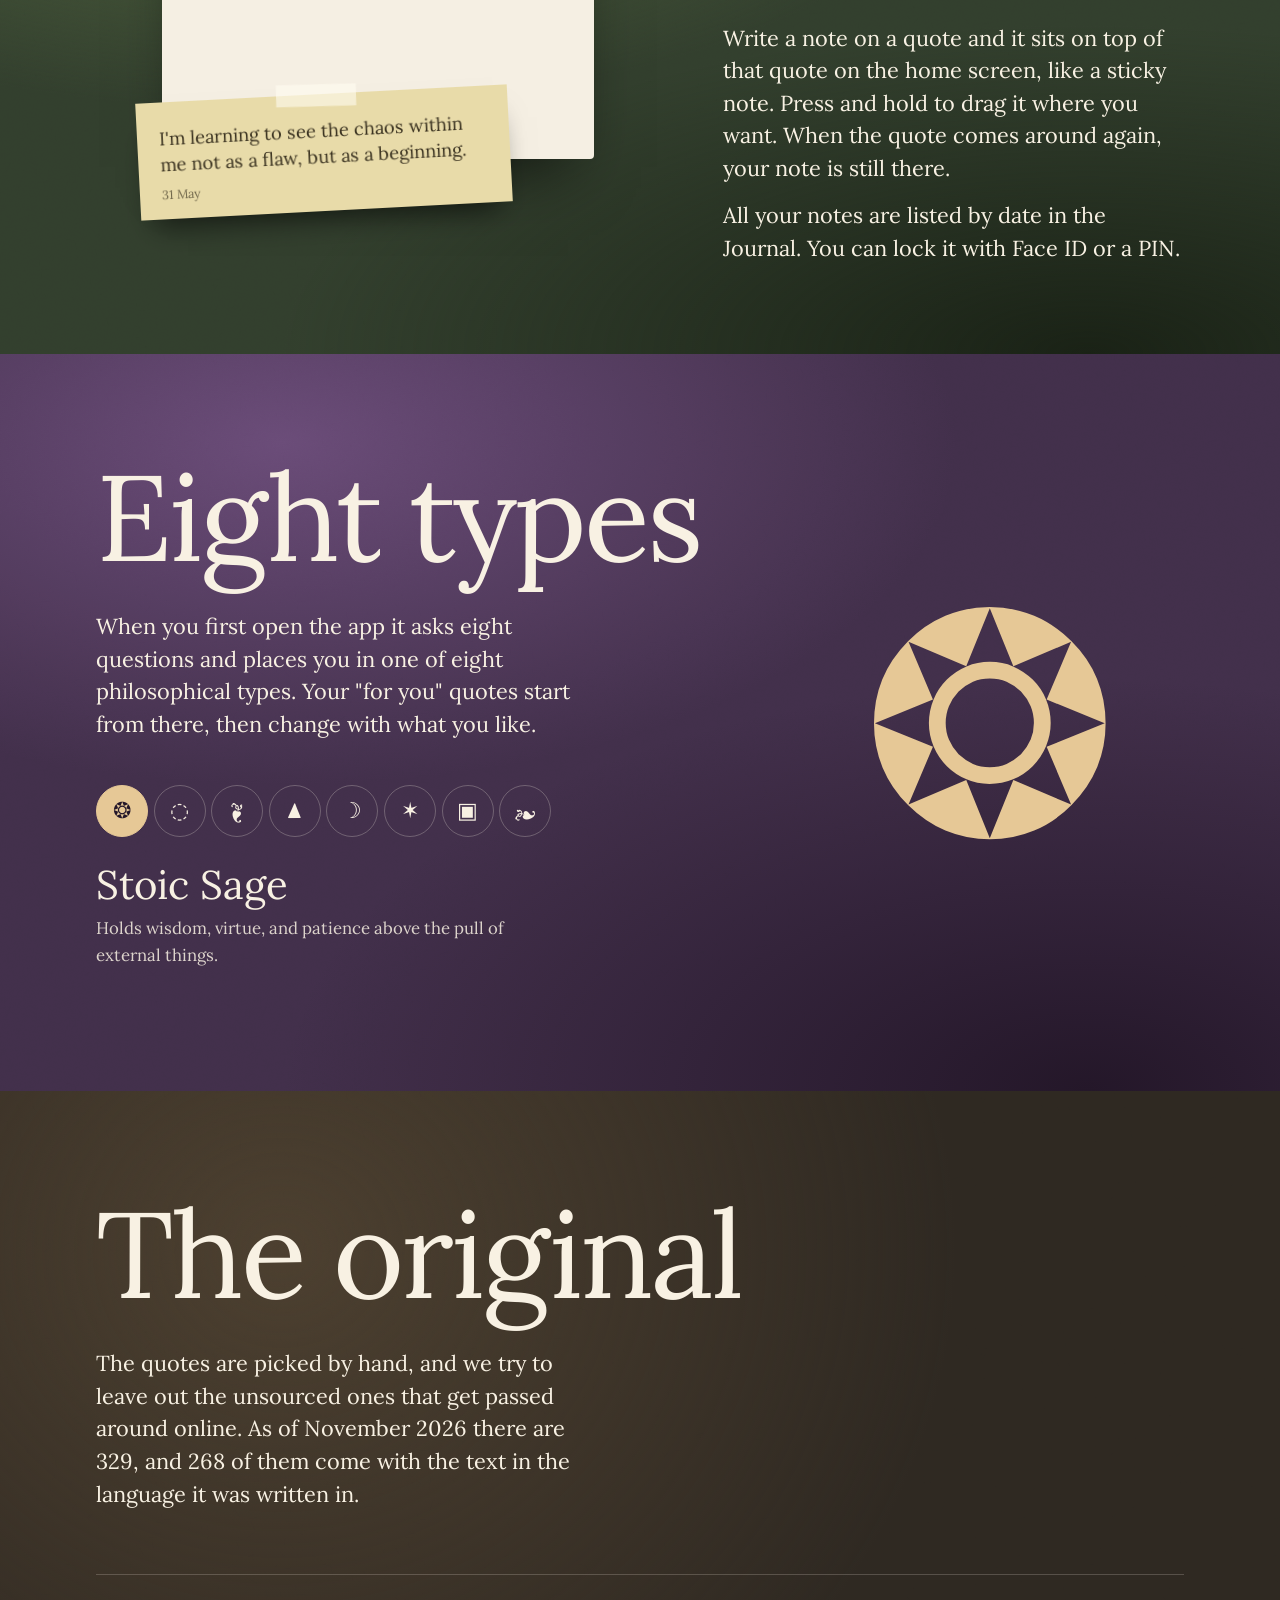
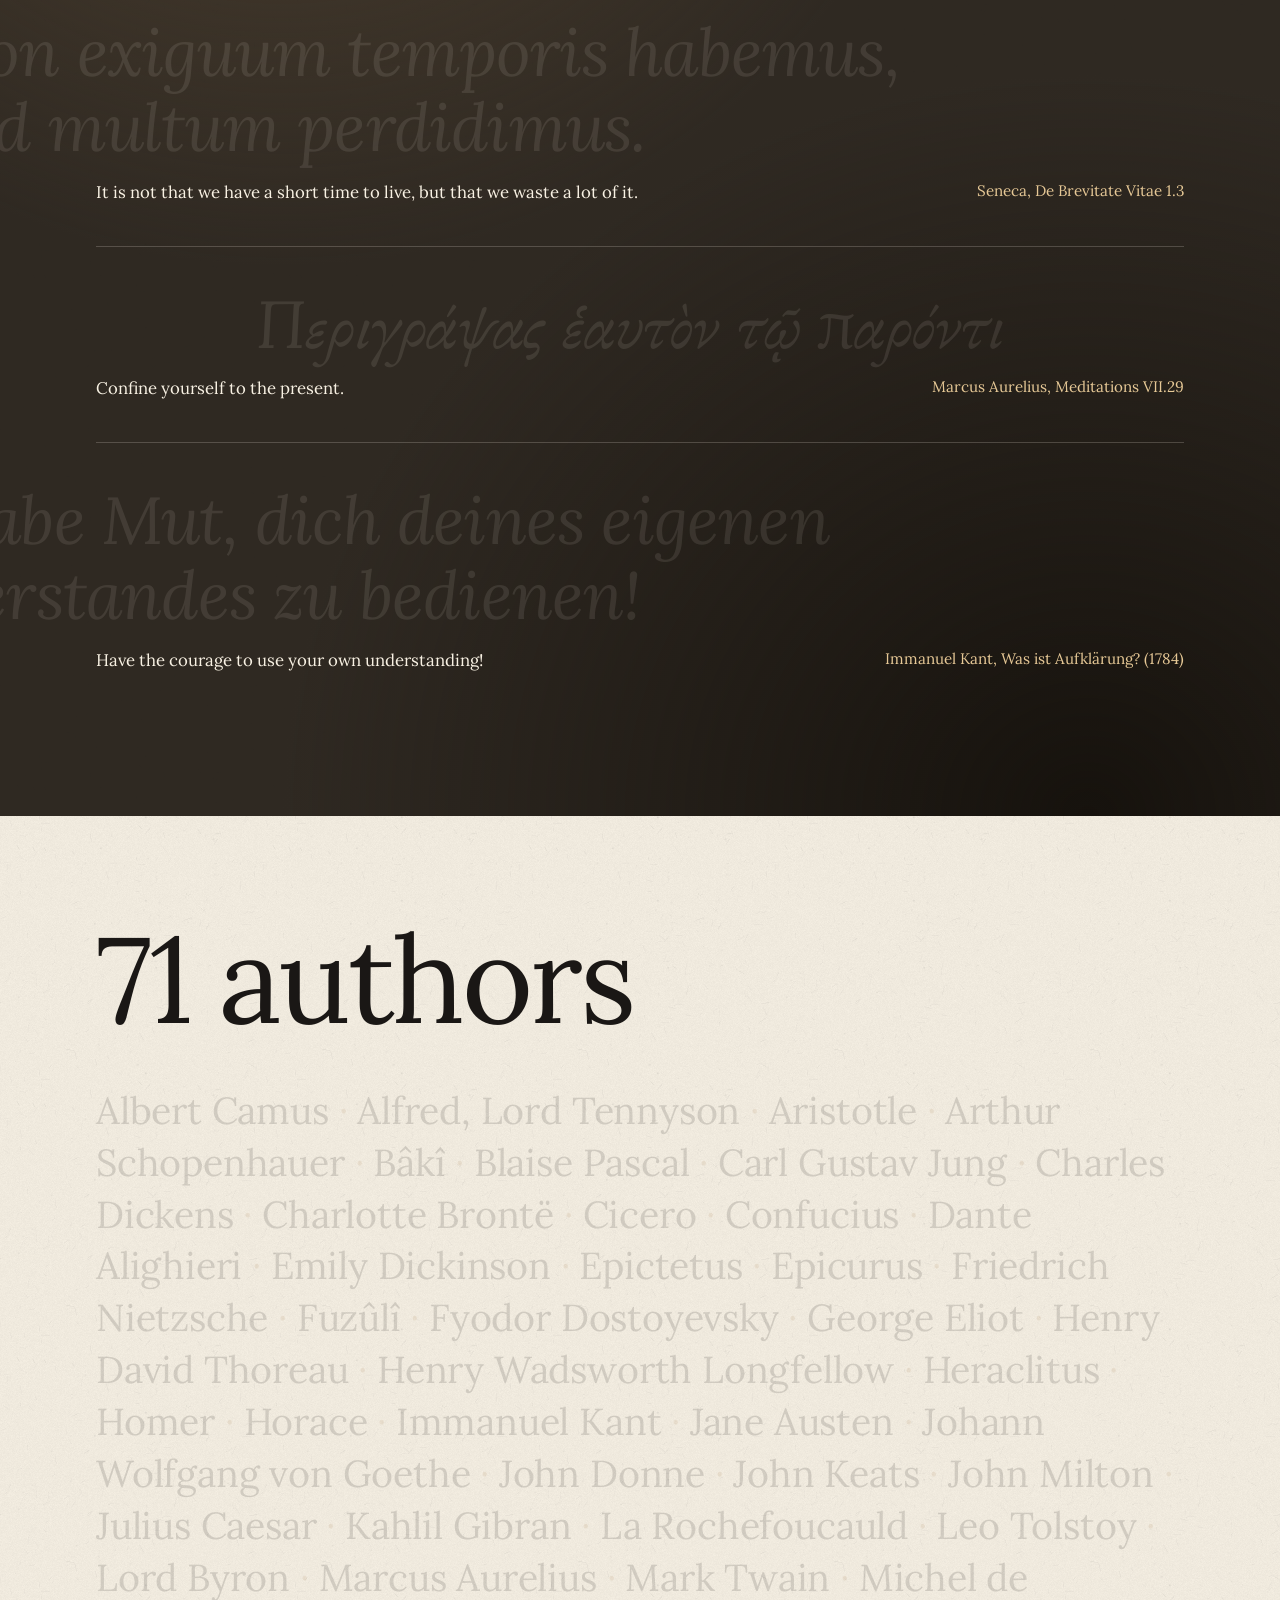
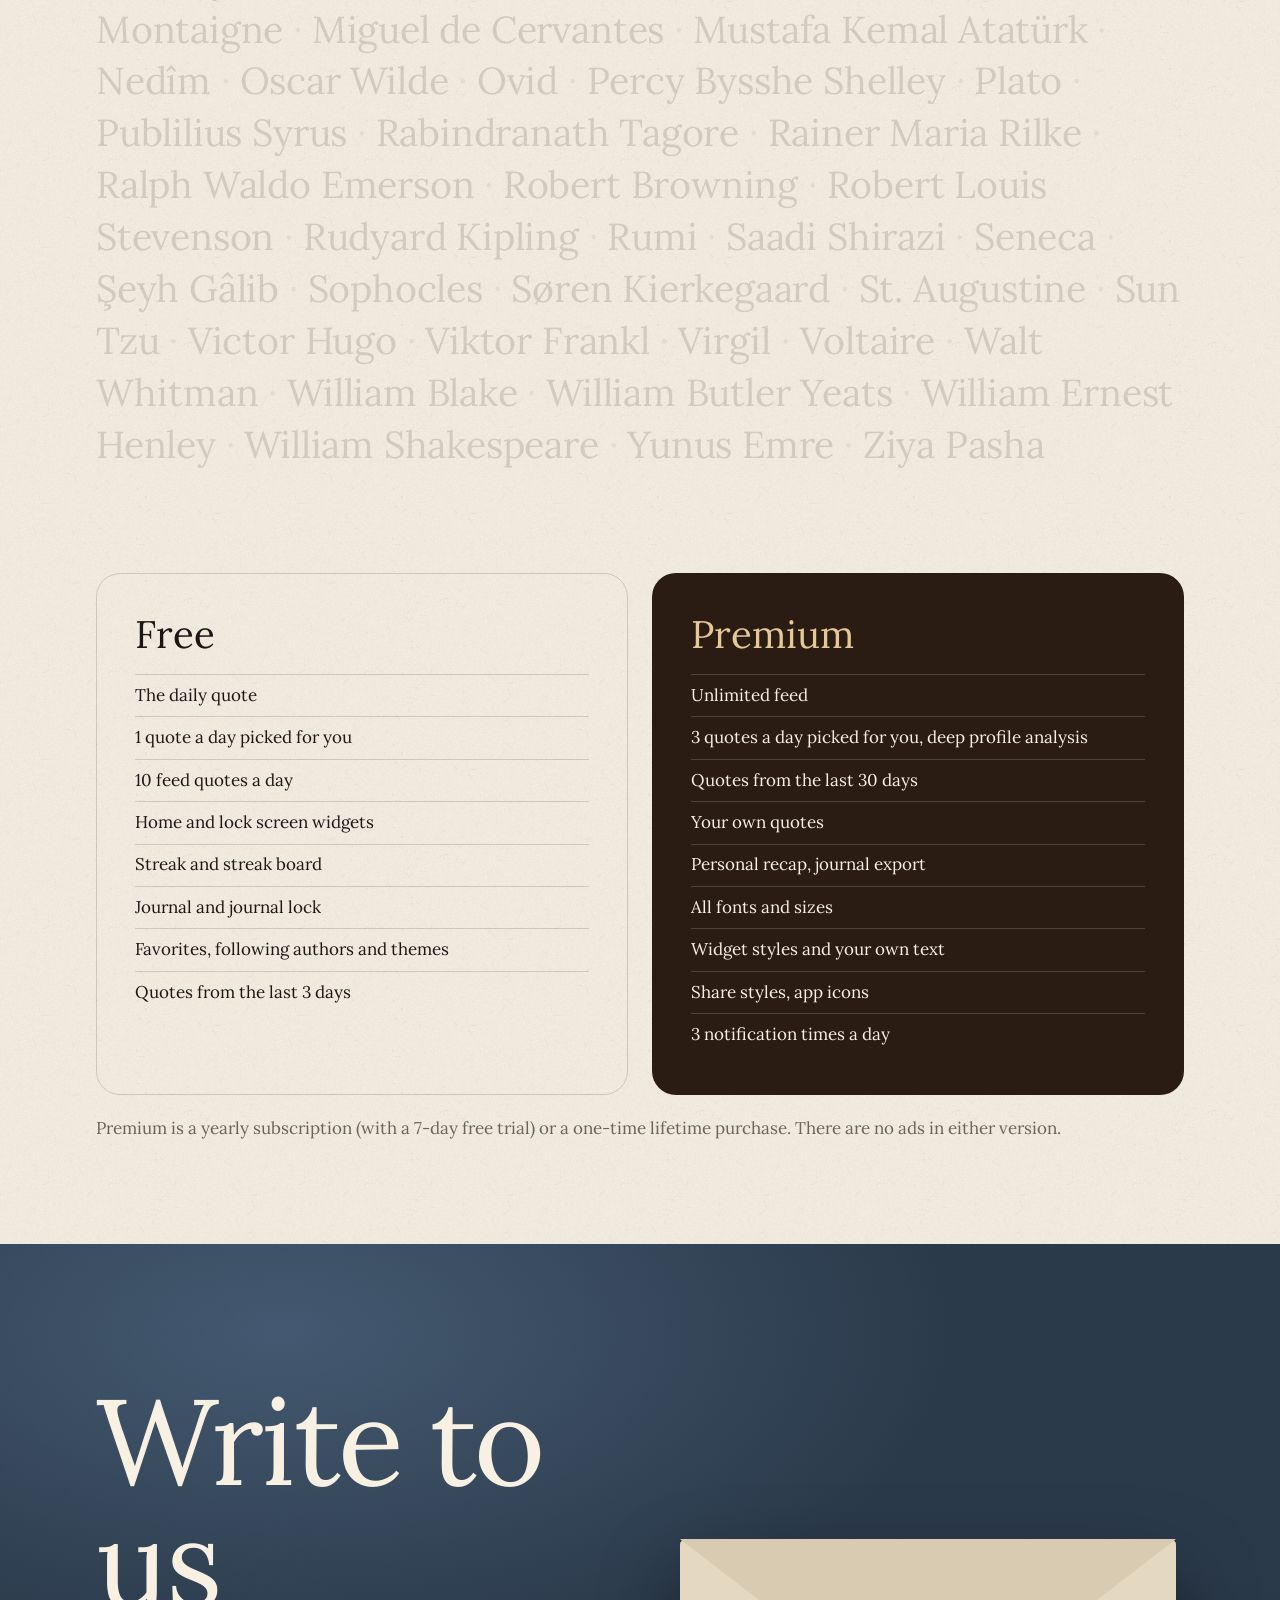
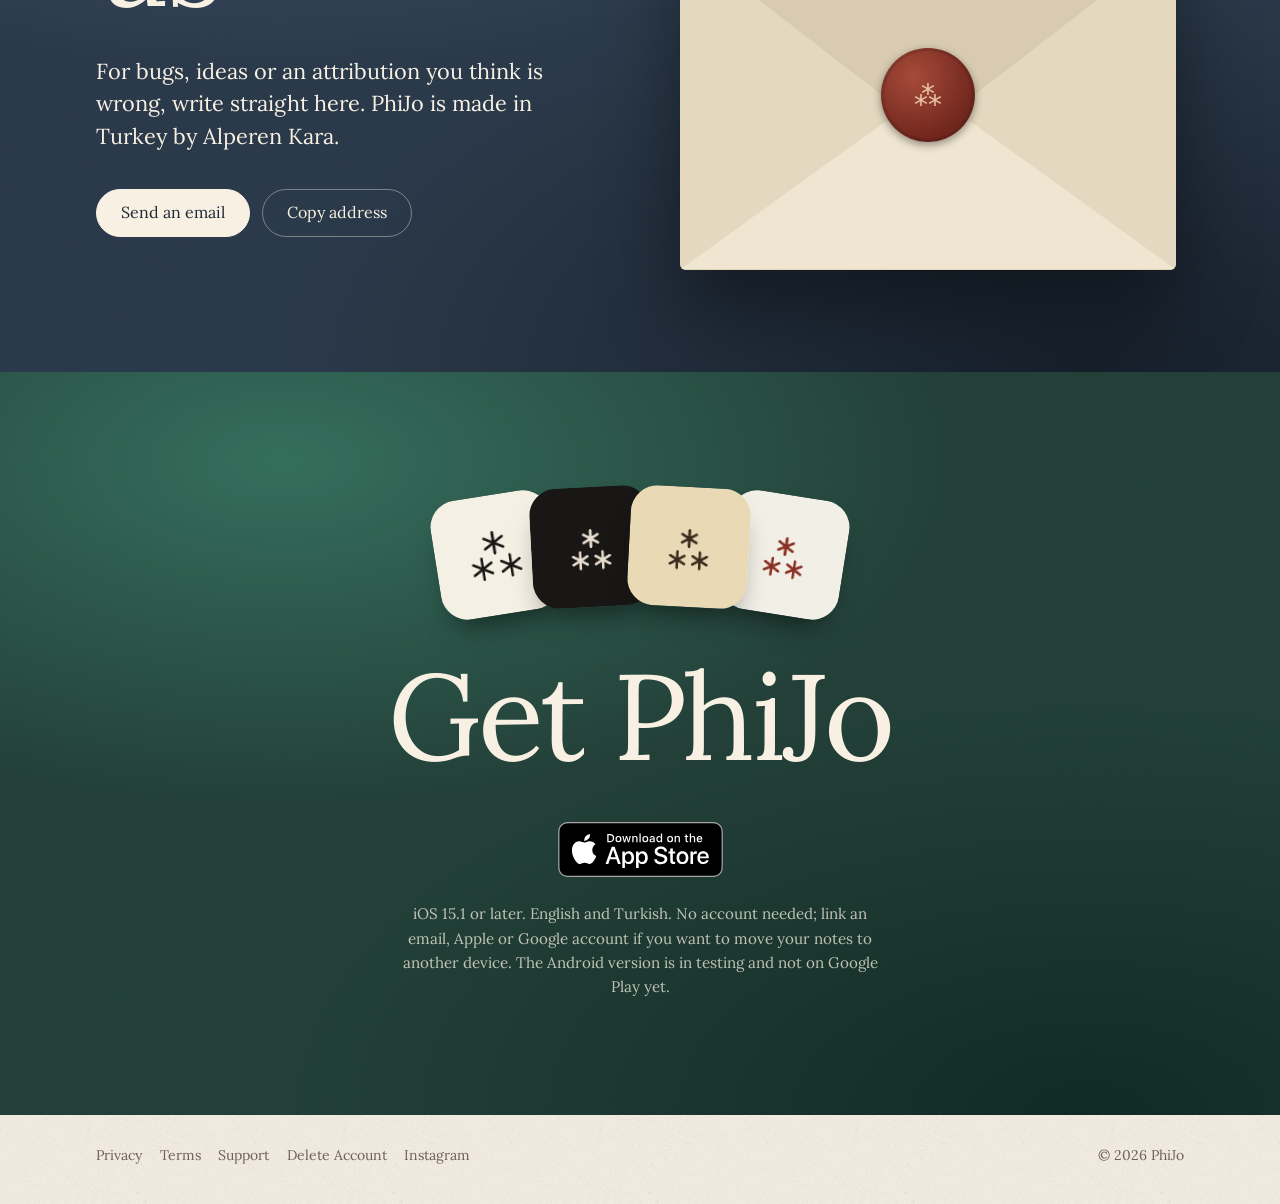
<file: index-en.html>
<!DOCTYPE html>
<html lang="en">
<head>
  <meta charset="UTF-8">
  <meta name="viewport" content="width=device-width, initial-scale=1">
  <title>PhiJo: One quote a day</title>
  <meta name="description" content="PhiJo is a free iPhone app that shows one quote a day. 71 authors from Seneca to Emily Dickinson, with sources. Includes a home screen widget and a journal.">
  <meta name="color-scheme" content="light dark">
  <meta name="theme-color" content="#F5EFE3" media="(prefers-color-scheme: light)">
  <meta name="theme-color" content="#1A1715" media="(prefers-color-scheme: dark)">
  <meta name="apple-itunes-app" content="app-id=6774734669">
  <link rel="canonical" href="https://alperenkra.github.io/phijo-web/index-en.html">
  <link rel="alternate" hreflang="tr" href="https://alperenkra.github.io/phijo-web/">
  <link rel="alternate" hreflang="en" href="https://alperenkra.github.io/phijo-web/index-en.html">
  <meta property="og:type" content="website">
  <meta property="og:title" content="PhiJo: One quote a day">
  <meta property="og:description" content="A free iPhone app that shows one quote a day, with sources and a home screen widget.">
  <meta property="og:url" content="https://alperenkra.github.io/phijo-web/index-en.html">
  <meta property="og:locale" content="en_US">
  <meta property="og:image" content="https://alperenkra.github.io/phijo-web/assets/og-en.png">
  <meta property="og:image:width" content="1200">
  <meta property="og:image:height" content="630">
  <meta name="twitter:card" content="summary_large_image">
  <link rel="icon" type="image/png" href="assets/favicon.png">
  <link rel="apple-touch-icon" href="assets/apple-touch-icon.png">
  <link rel="preconnect" href="https://fonts.googleapis.com">
  <link rel="preconnect" href="https://fonts.gstatic.com" crossorigin>
  <link href="https://fonts.googleapis.com/css2?family=EB+Garamond:ital@1&family=Lora:ital,wght@0,400;0,500;1,400&display=swap" rel="stylesheet">
  <link rel="stylesheet" href="home.css">
  <script>document.documentElement.classList.add('js');</script>
</head>
<body>
  <header class="top">
    <a class="corner corner-left" href="#download" aria-label="Download"><span>Down</span><span>load</span></a>
    <div class="masthead">
      <h1 class="brand" aria-label="PhiJo">PHIJO</h1>
      <p class="date" id="date"></p>
    </div>
    <a class="corner corner-right" href="index.html" hreflang="tr" lang="tr" aria-label="Türkçe"><span>Türk</span><span>çe</span></a>
  </header>

  <main>
    <section class="today">
      <figure class="today-figure" id="todayFigure" data-state="pending">
        <p class="today-label" id="todayLabel" data-live="Today's quote">A quote</p>
        <span class="mark" aria-hidden="true">”</span>
        <blockquote class="today-quote is-long" id="todayQuote">In the depth of winter, I finally learned that within me there lay an invincible summer.</blockquote>
        <figcaption>
          <p class="today-cite"><span id="todayAuthor">Albert Camus</span><span class="today-source" id="todaySource">, Return to Tipasa</span></p>
          <div class="original" id="todayOriginal">
            <p class="original-text" id="originalText" lang="fr">Au milieu de l'hiver, j'apprenais enfin qu'il y avait en moi un été invincible.</p>
            <p class="original-lang" id="originalLang">French</p>
          </div>
        </figcaption>
      </figure>
      <div class="today-foot">
        <p class="lede">PhiJo is a free iPhone app that shows one quote a day. If you opened it today, you'd see the one above.</p>
        <a class="badge" href="https://apps.apple.com/app/id6774734669"><img src="assets/app-store-badge.svg" width="165" height="55" alt="Download on the App Store"></a>
      </div>
    </section>

    <section class="block ochre" id="widget">
      <div class="wrap block-grid">
        <div class="block-text">
          <h2 class="display">Widget</h2>
          <p class="lead">It goes on your home screen and lock screen. The quote changes on its own every day, even if you don't open the app. Your streak shows in the bottom corner.</p>
          <p class="lead">You can show a quote picked for you instead of the daily one. With Premium, your own quotes too.</p>
        </div>
        <img class="phone phone-widget" src="assets/phone-widget-en.webp" width="891" height="1799" loading="lazy" alt="The PhiJo widget on an iPhone home screen: a Nietzsche quote and a 23-day streak.">
      </div>
    </section>

    <section class="block terracotta" id="feed">
      <div class="wrap block-grid flip">
        <div class="block-text">
          <h2 class="display">Feed</h2>
          <p class="lead">Below today's quote there's one picked for you, and below that, a feed that keeps going. It's ordered by what you read and what you skip. Narrow it to a theme or to the authors you follow.</p>
          <p class="fine">10 quotes a day on the free version, unlimited with Premium.</p>
        </div>
        <img class="phone" src="assets/phone-feed-en.webp" width="764" height="1619" loading="lazy" alt="Feed screen: a quote by Heraclitus.">
      </div>
    </section>

    <section class="block oxblood" id="streak">
      <div class="wrap block-grid">
        <div class="block-text">
          <h2 class="display">Streak</h2>
          <p class="lead">The days you open the app are marked on a calendar, and your streak grows. If you miss a day, a freeze protects it. The streak board lets you compare with others.</p>
          <p class="streak-count" aria-hidden="true"><svg class="flame" viewBox="0 0 24 24"><path d="M12 1.8c3.5 4.4 7.2 7.9 7.2 12.6a7.2 7.2 0 0 1-14.4 0c0-4.7 3.7-8.2 7.2-12.6z"/><path class="flame-core" d="M12 12.4c1.5 1.9 3.1 3.1 3.1 5a3.1 3.1 0 0 1-6.2 0c0-1.9 1.6-3.1 3.1-5z"/></svg><span data-to="23">23</span></p>
        </div>
        <img class="phone phone-streak" src="assets/phone-streak-en.webp" width="764" height="1619" loading="lazy" alt="Streak screen: a 23-day streak and the October calendar.">
      </div>
    </section>

    <section class="block sage" id="journal">
      <div class="wrap block-grid flip">
        <div class="block-text">
          <h2 class="display">Journal</h2>
          <p class="lead">Write a note on a quote and it sits on top of that quote on the home screen, like a sticky note. Press and hold to drag it where you want. When the quote comes around again, your note is still there.</p>
          <p class="lead">All your notes are listed by date in the Journal. You can lock it with Face ID or a PIN.</p>
        </div>
        <div class="sheet" aria-hidden="true">
          <p class="sheet-quote">You must have chaos within you to give birth to a dancing star.</p>
          <p class="sheet-author">Friedrich Nietzsche</p>
          <div class="sticky">I'm learning to see the chaos within me not as a flaw, but as a beginning.<span class="sticky-date">31 May</span></div>
        </div>
      </div>
    </section>

    <section class="block plum" id="types">
      <div class="wrap types-grid">
        <div>
          <h2 class="display">Eight types</h2>
          <p class="lead">When you first open the app it asks eight questions and places you in one of eight philosophical types. Your "for you" quotes start from there, then change with what you like.</p>
          <div class="glyphs" role="group" aria-label="Philosophical types">
            <button class="glyph" type="button" aria-pressed="true" aria-label="Stoic Sage" data-name="Stoic Sage" data-desc="Holds wisdom, virtue, and patience above the pull of external things.">❂&#xFE0E;</button>
            <button class="glyph" type="button" aria-pressed="false" aria-label="Existentialist" data-name="Existentialist" data-desc="Questions meaning, freedom, and the solitude of being human.">◌&#xFE0E;</button>
            <button class="glyph" type="button" aria-pressed="false" aria-label="Romantic" data-name="Romantic" data-desc="Reflects on love and the passing of time; keeps the heart at the center.">❦&#xFE0E;</button>
            <button class="glyph" type="button" aria-pressed="false" aria-label="Brave Soul" data-name="Brave Soul" data-desc="Sees courage and freedom as the essence of life; ready to take risk.">▲&#xFE0E;</button>
            <button class="glyph" type="button" aria-pressed="false" aria-label="Contemplative" data-name="Contemplative" data-desc="Quietly meditates on solitude, mortality, and wisdom; seeks inner stillness.">☽&#xFE0E;</button>
            <button class="glyph" type="button" aria-pressed="false" aria-label="Mystic" data-name="Mystic" data-desc="Believes in a universal connection through love, meaning, and wisdom.">✶&#xFE0E;</button>
            <button class="glyph" type="button" aria-pressed="false" aria-label="Pragmatist" data-name="Pragmatist" data-desc="Turns patience, courage, and time into action; constructive and resilient.">▣&#xFE0E;</button>
            <button class="glyph" type="button" aria-pressed="false" aria-label="Lyrical Thinker" data-name="Lyrical Thinker" data-desc="Watches the poetic dance of love, death, and time; sees life as an aesthetic whole.">❧&#xFE0E;</button>
          </div>
          <div class="type-panel" id="typePanel">
            <h3 class="type-name" id="typeName">Stoic Sage</h3>
            <p class="type-desc" id="typeDesc">Holds wisdom, virtue, and patience above the pull of external things.</p>
          </div>
        </div>
        <span class="type-big" id="typeBig" aria-hidden="true">❂&#xFE0E;</span>
      </div>
    </section>

    <section class="block charcoal" id="sources">
      <div class="wrap sources">
        <h2 class="display">The original</h2>
        <p class="lead">The quotes are picked by hand, and we try to leave out the unsourced ones that get passed around online. As of November 2026 there are 329, and 268 of them come with the text in the language it was written in.</p>
        <ul class="spec">
          <li>
            <p class="spec-orig" lang="la">Non exiguum temporis habemus, sed multum perdidimus.</p>
            <div class="spec-meta">
              <p class="spec-trans">It is not that we have a short time to live, but that we waste a lot of it.</p>
              <p class="spec-ref">Seneca, De Brevitate Vitae 1.3</p>
            </div>
          </li>
          <li>
            <p class="spec-orig" lang="el">Περιγράψας ἑαυτὸν τῷ παρόντι</p>
            <div class="spec-meta">
              <p class="spec-trans">Confine yourself to the present.</p>
              <p class="spec-ref">Marcus Aurelius, Meditations VII.29</p>
            </div>
          </li>
          <li>
            <p class="spec-orig" lang="de">Habe Mut, dich deines eigenen Verstandes zu bedienen!</p>
            <div class="spec-meta">
              <p class="spec-trans">Have the courage to use your own understanding!</p>
              <p class="spec-ref">Immanuel Kant, Was ist Aufklärung? (1784)</p>
            </div>
          </li>
        </ul>
      </div>
    </section>

    <section class="wrap paper-section" id="authors">
      <h2 class="display">71 authors</h2>
      <ul class="authors"><li>Albert Camus</li> <li>Alfred, Lord Tennyson</li> <li>Aristotle</li> <li>Arthur Schopenhauer</li> <li>Bâkî</li> <li>Blaise Pascal</li> <li>Carl Gustav Jung</li> <li>Charles Dickens</li> <li>Charlotte Brontë</li> <li>Cicero</li> <li>Confucius</li> <li>Dante Alighieri</li> <li>Emily Dickinson</li> <li>Epictetus</li> <li>Epicurus</li> <li>Friedrich Nietzsche</li> <li>Fuzûlî</li> <li>Fyodor Dostoyevsky</li> <li>George Eliot</li> <li>Henry David Thoreau</li> <li>Henry Wadsworth Longfellow</li> <li>Heraclitus</li> <li>Homer</li> <li>Horace</li> <li>Immanuel Kant</li> <li>Jane Austen</li> <li>Johann Wolfgang von Goethe</li> <li>John Donne</li> <li>John Keats</li> <li>John Milton</li> <li>Julius Caesar</li> <li>Kahlil Gibran</li> <li>La Rochefoucauld</li> <li>Leo Tolstoy</li> <li>Lord Byron</li> <li>Marcus Aurelius</li> <li>Mark Twain</li> <li>Michel de Montaigne</li> <li>Miguel de Cervantes</li> <li>Mustafa Kemal Atatürk</li> <li>Nedîm</li> <li>Oscar Wilde</li> <li>Ovid</li> <li>Percy Bysshe Shelley</li> <li>Plato</li> <li>Publilius Syrus</li> <li>Rabindranath Tagore</li> <li>Rainer Maria Rilke</li> <li>Ralph Waldo Emerson</li> <li>Robert Browning</li> <li>Robert Louis Stevenson</li> <li>Rudyard Kipling</li> <li>Rumi</li> <li>Saadi Shirazi</li> <li>Seneca</li> <li>Şeyh Gâlib</li> <li>Sophocles</li> <li>Søren Kierkegaard</li> <li>St. Augustine</li> <li>Sun Tzu</li> <li>Victor Hugo</li> <li>Viktor Frankl</li> <li>Virgil</li> <li>Voltaire</li> <li>Walt Whitman</li> <li>William Blake</li> <li>William Butler Yeats</li> <li>William Ernest Henley</li> <li>William Shakespeare</li> <li>Yunus Emre</li> <li>Ziya Pasha</li></ul>
    </section>

    <section class="wrap plans-section" id="pricing">
      <div class="plans">
        <div class="plan">
          <h3>Free</h3>
          <ul>
            <li>The daily quote</li>
            <li>1 quote a day picked for you</li>
            <li>10 feed quotes a day</li>
            <li>Home and lock screen widgets</li>
            <li>Streak and streak board</li>
            <li>Journal and journal lock</li>
            <li>Favorites, following authors and themes</li>
            <li>Quotes from the last 3 days</li>
          </ul>
        </div>
        <div class="plan plan-premium">
          <h3>Premium</h3>
          <ul>
            <li>Unlimited feed</li>
            <li>3 quotes a day picked for you, deep profile analysis</li>
            <li>Quotes from the last 30 days</li>
            <li>Your own quotes</li>
            <li>Personal recap, journal export</li>
            <li>All fonts and sizes</li>
            <li>Widget styles and your own text</li>
            <li>Share styles, app icons</li>
            <li>3 notification times a day</li>
          </ul>
        </div>
      </div>
      <p class="plans-note">Premium is a yearly subscription (with a 7-day free trial) or a one-time lifetime purchase. There are no ads in either version.</p>
    </section>

    <section class="block slate" id="contact">
      <div class="wrap contact-grid">
        <div>
          <h2 class="display">Write to us</h2>
          <p class="lead">For bugs, ideas or an attribution you think is wrong, write straight here. PhiJo is made in Turkey by Alperen Kara.</p>
          <div class="contact-actions">
            <a class="contact-btn contact-btn-primary" href="mailto:phijo.app@gmail.com?subject=PhiJo">Send an email</a>
            <button class="contact-btn" type="button" id="copyMail" data-mail="phijo.app@gmail.com" data-done="Copied">Copy address</button>
          </div>
        </div>
        <div class="envelope" id="envelope">
          <div class="env-back"></div>
          <div class="env-flap" aria-hidden="true">
            <div class="env-flap-shape"></div>
            <span class="env-seal">⁂</span>
          </div>
          <div class="letter">
            <img class="stamp" src="assets/icon.webp" width="240" height="240" loading="lazy" alt="">
            <p class="letter-hello">Dear PhiJo,</p>
            <a class="letter-mail" href="mailto:phijo.app@gmail.com?subject=PhiJo">phijo.app@gmail.com</a>
          </div>
          <div class="env-front"></div>
          <div class="env-bottom"></div>
        </div>
      </div>
    </section>

    <section class="block teal" id="download">
      <div class="wrap closing">
        <div class="icons" aria-hidden="true">
          <img src="assets/icon.webp" width="240" height="240" loading="lazy" alt="">
          <img src="assets/icon-dark.webp" width="240" height="240" loading="lazy" alt="">
          <img src="assets/icon-sepia.webp" width="240" height="240" loading="lazy" alt="">
          <img src="assets/icon-ink.webp" width="240" height="240" loading="lazy" alt="">
        </div>
        <h2 class="display">Get PhiJo</h2>
        <a class="badge" href="https://apps.apple.com/app/id6774734669"><img src="assets/app-store-badge.svg" width="165" height="55" alt="Download on the App Store"></a>
        <p class="fine">iOS 15.1 or later. English and Turkish. No account needed; link an email, Apple or Google account if you want to move your notes to another device. The Android version is in testing and not on Google Play yet.</p>      </div>
    </section>
  </main>

  <footer class="foot">
    <div class="wrap">
      <nav class="foot-nav" aria-label="Site">
        <a href="privacy-en.html">Privacy</a>
        <a href="terms-en.html">Terms</a>
        <a href="support-en.html">Support</a>
        <a href="delete-account-en.html">Delete Account</a>
        <a href="https://www.instagram.com/phijoapp/" rel="noopener">Instagram</a>
      </nav>
      <p class="foot-copy">&copy; 2026 PhiJo</p>
    </div>
  </footer>

  <script src="home.js" defer></script>
</body>
</html>
</file>
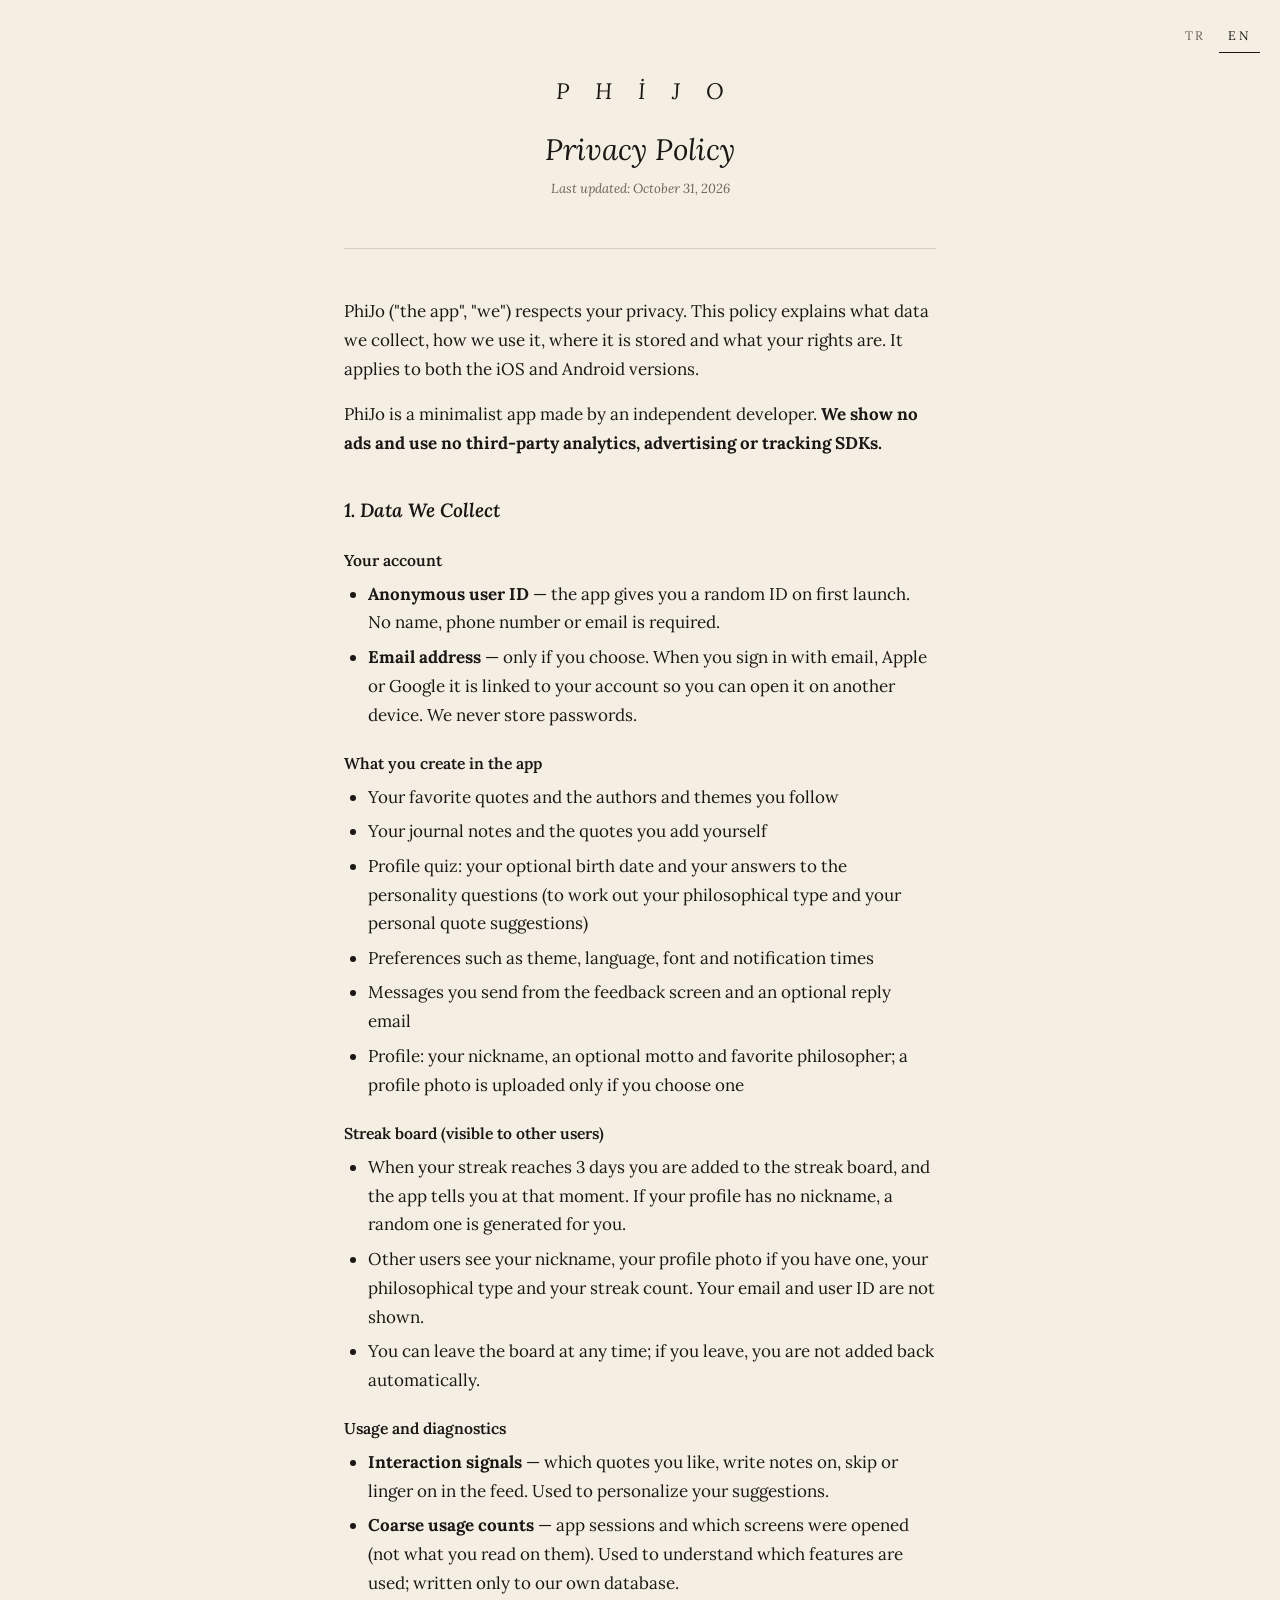
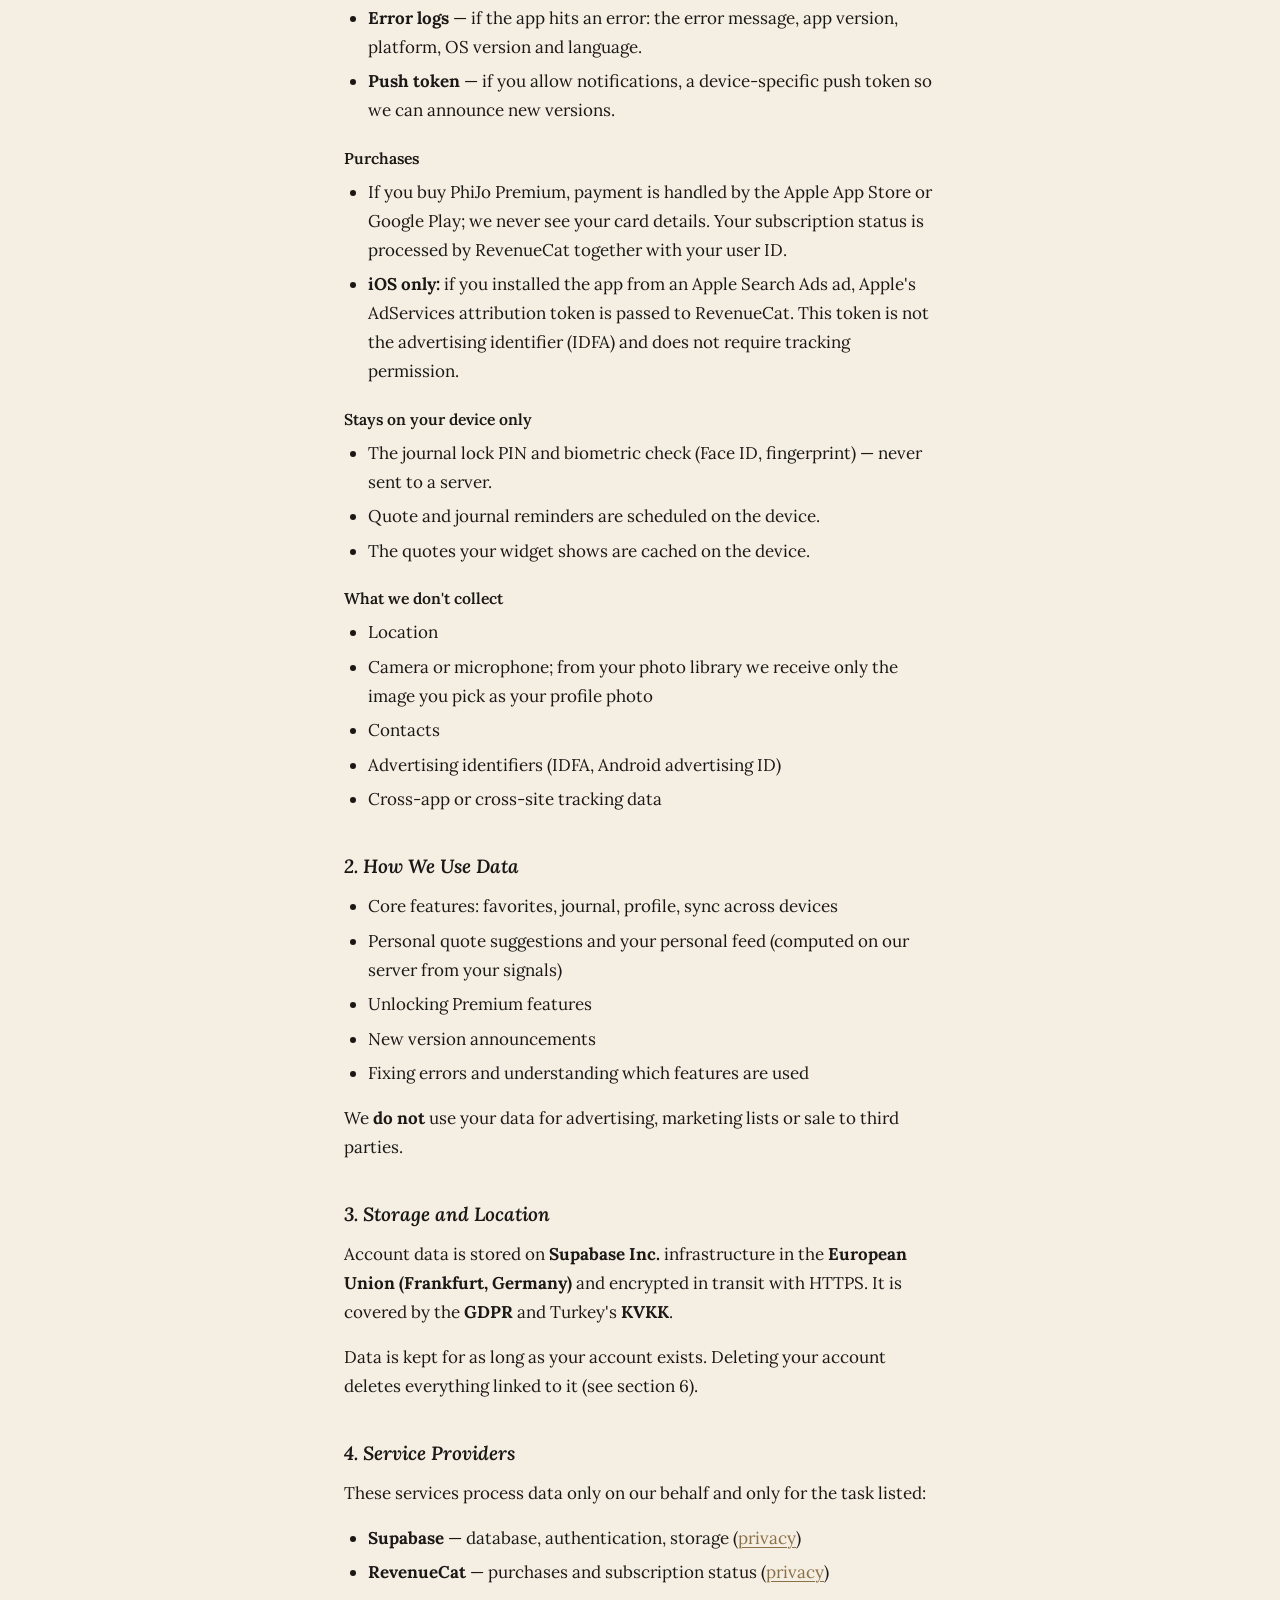
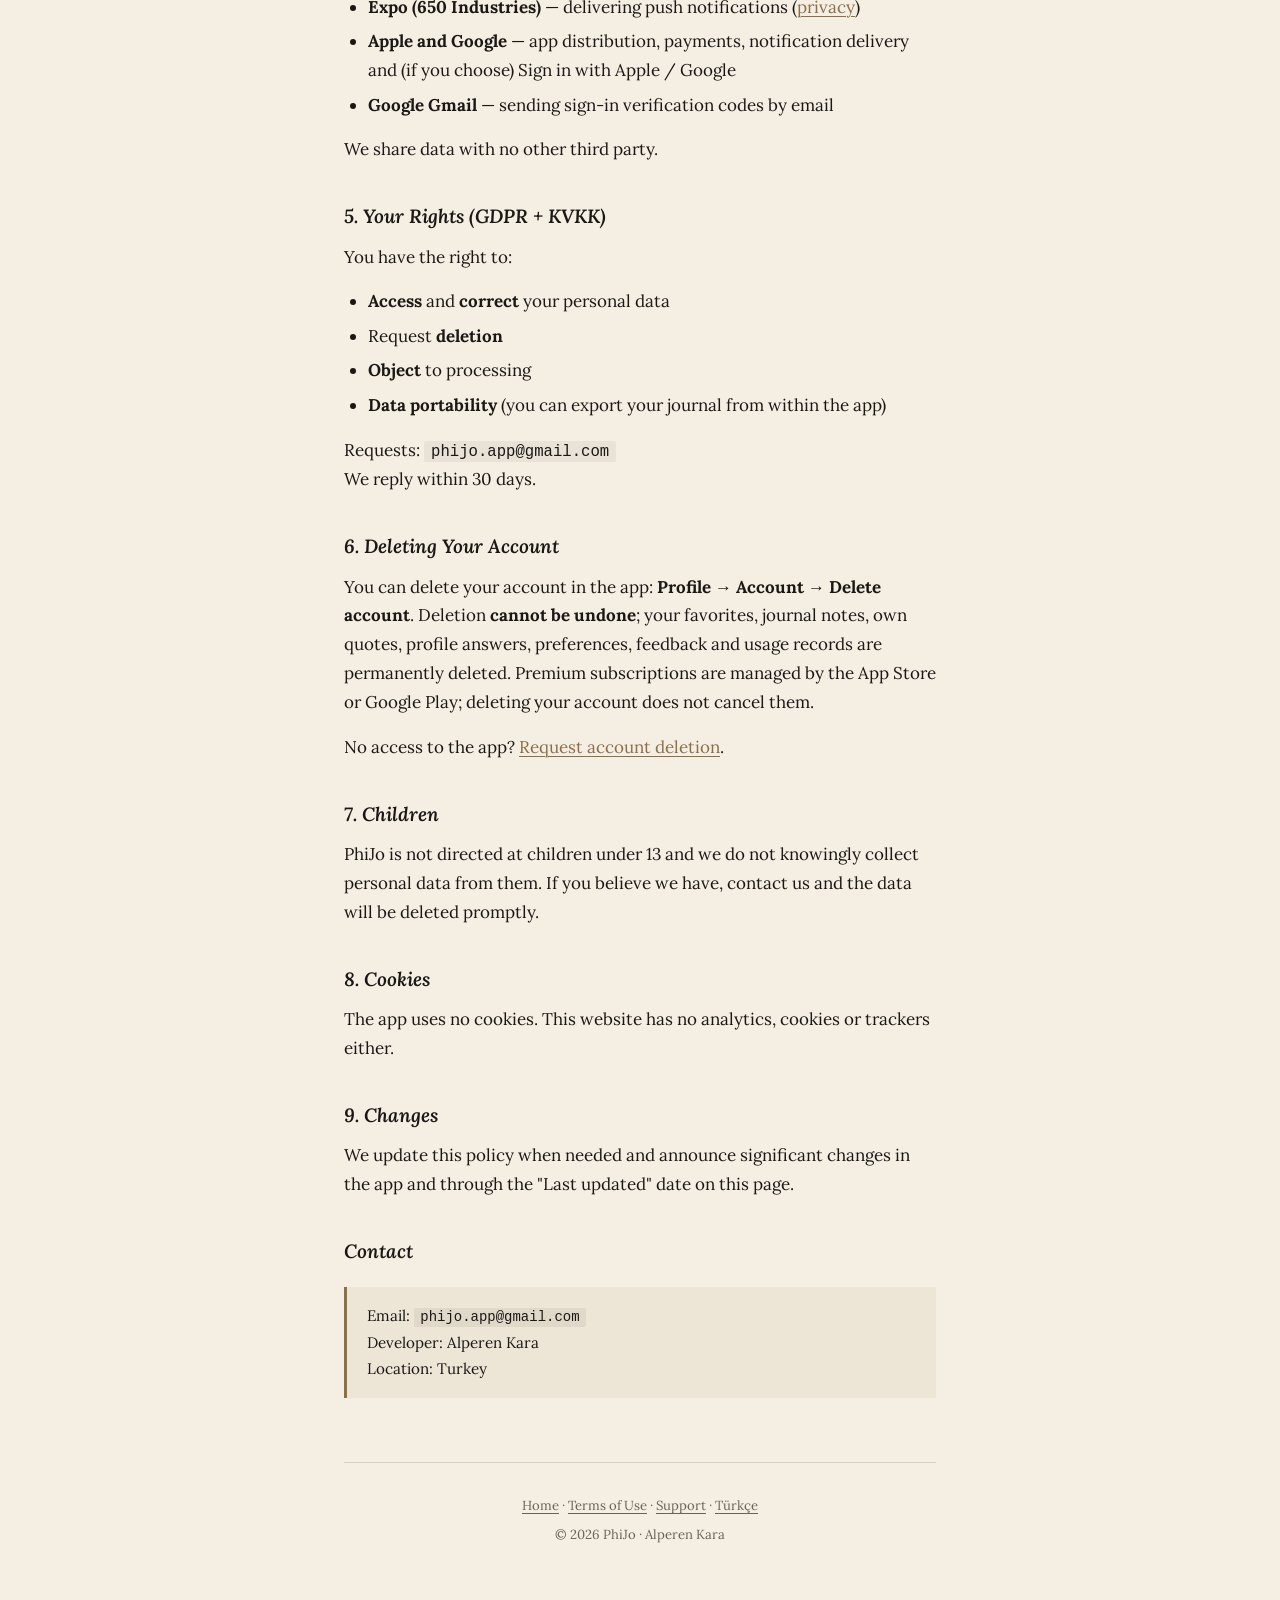
<file: privacy-en.html>
<!DOCTYPE html>
<html lang="en">
<head>
  <meta charset="UTF-8">
  <meta name="viewport" content="width=device-width, initial-scale=1.0">
  <title>PhiJo — Privacy Policy</title>
  <meta name="description" content="PhiJo privacy policy: what data we collect, how we use it and your rights.">
  <link rel="stylesheet" href="style.css">
  <link rel="preconnect" href="https://fonts.googleapis.com">
  <link rel="preconnect" href="https://fonts.gstatic.com" crossorigin>
  <link href="https://fonts.googleapis.com/css2?family=Lora:ital,wght@0,400;0,600;1,400;1,600&display=swap" rel="stylesheet">
</head>
<body>
  <nav class="lang-switch">
    <a href="privacy.html">TR</a>
    <a href="privacy-en.html" class="active">EN</a>
  </nav>

  <main>
    <header class="page-head">
      <div class="brand">P H İ J O</div>
      <h1 class="page-title">Privacy Policy</h1>
      <p class="updated">Last updated: October 31, 2026</p>
    </header>

    <section>
      <p>
        PhiJo ("the app", "we") respects your privacy. This policy explains what data we
        collect, how we use it, where it is stored and what your rights are. It applies to
        both the iOS and Android versions.
      </p>
      <p>
        PhiJo is a minimalist app made by an independent developer.
        <strong>We show no ads and use no third-party analytics, advertising or tracking SDKs.</strong>
      </p>
    </section>

    <section>
      <h3>1. Data We Collect</h3>
      <h4>Your account</h4>
      <ul>
        <li><strong>Anonymous user ID</strong> — the app gives you a random ID on first launch. No name, phone number or email is required.</li>
        <li><strong>Email address</strong> — only if you choose. When you sign in with email, Apple or Google it is linked to your account so you can open it on another device. We never store passwords.</li>
      </ul>

      <h4>What you create in the app</h4>
      <ul>
        <li>Your favorite quotes and the authors and themes you follow</li>
        <li>Your journal notes and the quotes you add yourself</li>
        <li>Profile quiz: your optional birth date and your answers to the personality questions (to work out your philosophical type and your personal quote suggestions)</li>
        <li>Preferences such as theme, language, font and notification times</li>
        <li>Messages you send from the feedback screen and an optional reply email</li>
        <li>Profile: your nickname, an optional motto and favorite philosopher; a profile photo is uploaded only if you choose one</li>
      </ul>

      <h4>Streak board (visible to other users)</h4>
      <ul>
        <li>When your streak reaches 3 days you are added to the streak board, and the app tells you at that moment. If your profile has no nickname, a random one is generated for you.</li>
        <li>Other users see your nickname, your profile photo if you have one, your philosophical type and your streak count. Your email and user ID are not shown.</li>
        <li>You can leave the board at any time; if you leave, you are not added back automatically.</li>
      </ul>

      <h4>Usage and diagnostics</h4>
      <ul>
        <li><strong>Interaction signals</strong> — which quotes you like, write notes on, skip or linger on in the feed. Used to personalize your suggestions.</li>
        <li><strong>Coarse usage counts</strong> — app sessions and which screens were opened (not what you read on them). Used to understand which features are used; written only to our own database.</li>
        <li><strong>Error logs</strong> — if the app hits an error: the error message, app version, platform, OS version and language.</li>
        <li><strong>Push token</strong> — if you allow notifications, a device-specific push token so we can announce new versions.</li>
      </ul>

      <h4>Purchases</h4>
      <ul>
        <li>If you buy PhiJo Premium, payment is handled by the Apple App Store or Google Play; we never see your card details. Your subscription status is processed by RevenueCat together with your user ID.</li>
        <li><strong>iOS only:</strong> if you installed the app from an Apple Search Ads ad, Apple's AdServices attribution token is passed to RevenueCat. This token is not the advertising identifier (IDFA) and does not require tracking permission.</li>
      </ul>

      <h4>Stays on your device only</h4>
      <ul>
        <li>The journal lock PIN and biometric check (Face ID, fingerprint) — never sent to a server.</li>
        <li>Quote and journal reminders are scheduled on the device.</li>
        <li>The quotes your widget shows are cached on the device.</li>
      </ul>

      <h4>What we don't collect</h4>
      <ul>
        <li>Location</li>
        <li>Camera or microphone; from your photo library we receive only the image you pick as your profile photo</li>
        <li>Contacts</li>
        <li>Advertising identifiers (IDFA, Android advertising ID)</li>
        <li>Cross-app or cross-site tracking data</li>
      </ul>
    </section>

    <section>
      <h3>2. How We Use Data</h3>
      <ul>
        <li>Core features: favorites, journal, profile, sync across devices</li>
        <li>Personal quote suggestions and your personal feed (computed on our server from your signals)</li>
        <li>Unlocking Premium features</li>
        <li>New version announcements</li>
        <li>Fixing errors and understanding which features are used</li>
      </ul>
      <p>
        We <strong>do not</strong> use your data for advertising, marketing lists or sale to third parties.
      </p>
    </section>

    <section>
      <h3>3. Storage and Location</h3>
      <p>
        Account data is stored on <strong>Supabase Inc.</strong> infrastructure in the
        <strong>European Union (Frankfurt, Germany)</strong> and encrypted in transit with HTTPS.
        It is covered by the <strong>GDPR</strong> and Turkey's <strong>KVKK</strong>.
      </p>
      <p>
        Data is kept for as long as your account exists. Deleting your account deletes
        everything linked to it (see section 6).
      </p>
    </section>

    <section>
      <h3>4. Service Providers</h3>
      <p>These services process data only on our behalf and only for the task listed:</p>
      <ul>
        <li><strong>Supabase</strong> — database, authentication, storage (<a href="https://supabase.com/privacy" target="_blank" rel="noopener">privacy</a>)</li>
        <li><strong>RevenueCat</strong> — purchases and subscription status (<a href="https://www.revenuecat.com/privacy" target="_blank" rel="noopener">privacy</a>)</li>
        <li><strong>Expo (650 Industries)</strong> — delivering push notifications (<a href="https://expo.dev/privacy" target="_blank" rel="noopener">privacy</a>)</li>
        <li><strong>Apple and Google</strong> — app distribution, payments, notification delivery and (if you choose) Sign in with Apple / Google</li>
        <li><strong>Google Gmail</strong> — sending sign-in verification codes by email</li>
      </ul>
      <p>We share data with no other third party.</p>
    </section>

    <section>
      <h3>5. Your Rights (GDPR + KVKK)</h3>
      <p>You have the right to:</p>
      <ul>
        <li><strong>Access</strong> and <strong>correct</strong> your personal data</li>
        <li>Request <strong>deletion</strong></li>
        <li><strong>Object</strong> to processing</li>
        <li><strong>Data portability</strong> (you can export your journal from within the app)</li>
      </ul>
      <p>
        Requests: <span class="email">phijo.app@gmail.com</span><br>
        We reply within 30 days.
      </p>
    </section>

    <section>
      <h3>6. Deleting Your Account</h3>
      <p>
        You can delete your account in the app: <strong>Profile → Account → Delete account</strong>.
        Deletion <strong>cannot be undone</strong>; your favorites, journal notes, own quotes,
        profile answers, preferences, feedback and usage records are permanently deleted.
        Premium subscriptions are managed by the App Store or Google Play; deleting your account does not cancel them.
      </p>
      <p>
        No access to the app? <a href="delete-account-en.html">Request account deletion</a>.
      </p>
    </section>

    <section>
      <h3>7. Children</h3>
      <p>
        PhiJo is not directed at children under 13 and we do not knowingly collect personal data
        from them. If you believe we have, contact us and the data will be deleted promptly.
      </p>
    </section>

    <section>
      <h3>8. Cookies</h3>
      <p>
        The app uses no cookies. This website has no analytics, cookies or trackers either.
      </p>
    </section>

    <section>
      <h3>9. Changes</h3>
      <p>
        We update this policy when needed and announce significant changes in the app and
        through the "Last updated" date on this page.
      </p>
    </section>

    <section>
      <h3>Contact</h3>
      <div class="callout">
        Email: <span class="email">phijo.app@gmail.com</span><br>
        Developer: Alperen Kara<br>
        Location: Turkey
      </div>
    </section>

    <footer>
      <p><a href="index-en.html">Home</a> · <a href="terms-en.html">Terms of Use</a> · <a href="support-en.html">Support</a> · <a href="privacy.html">Türkçe</a></p>
      <p>&copy; 2026 PhiJo · Alperen Kara</p>
    </footer>
  </main>
</body>
</html>
</file>
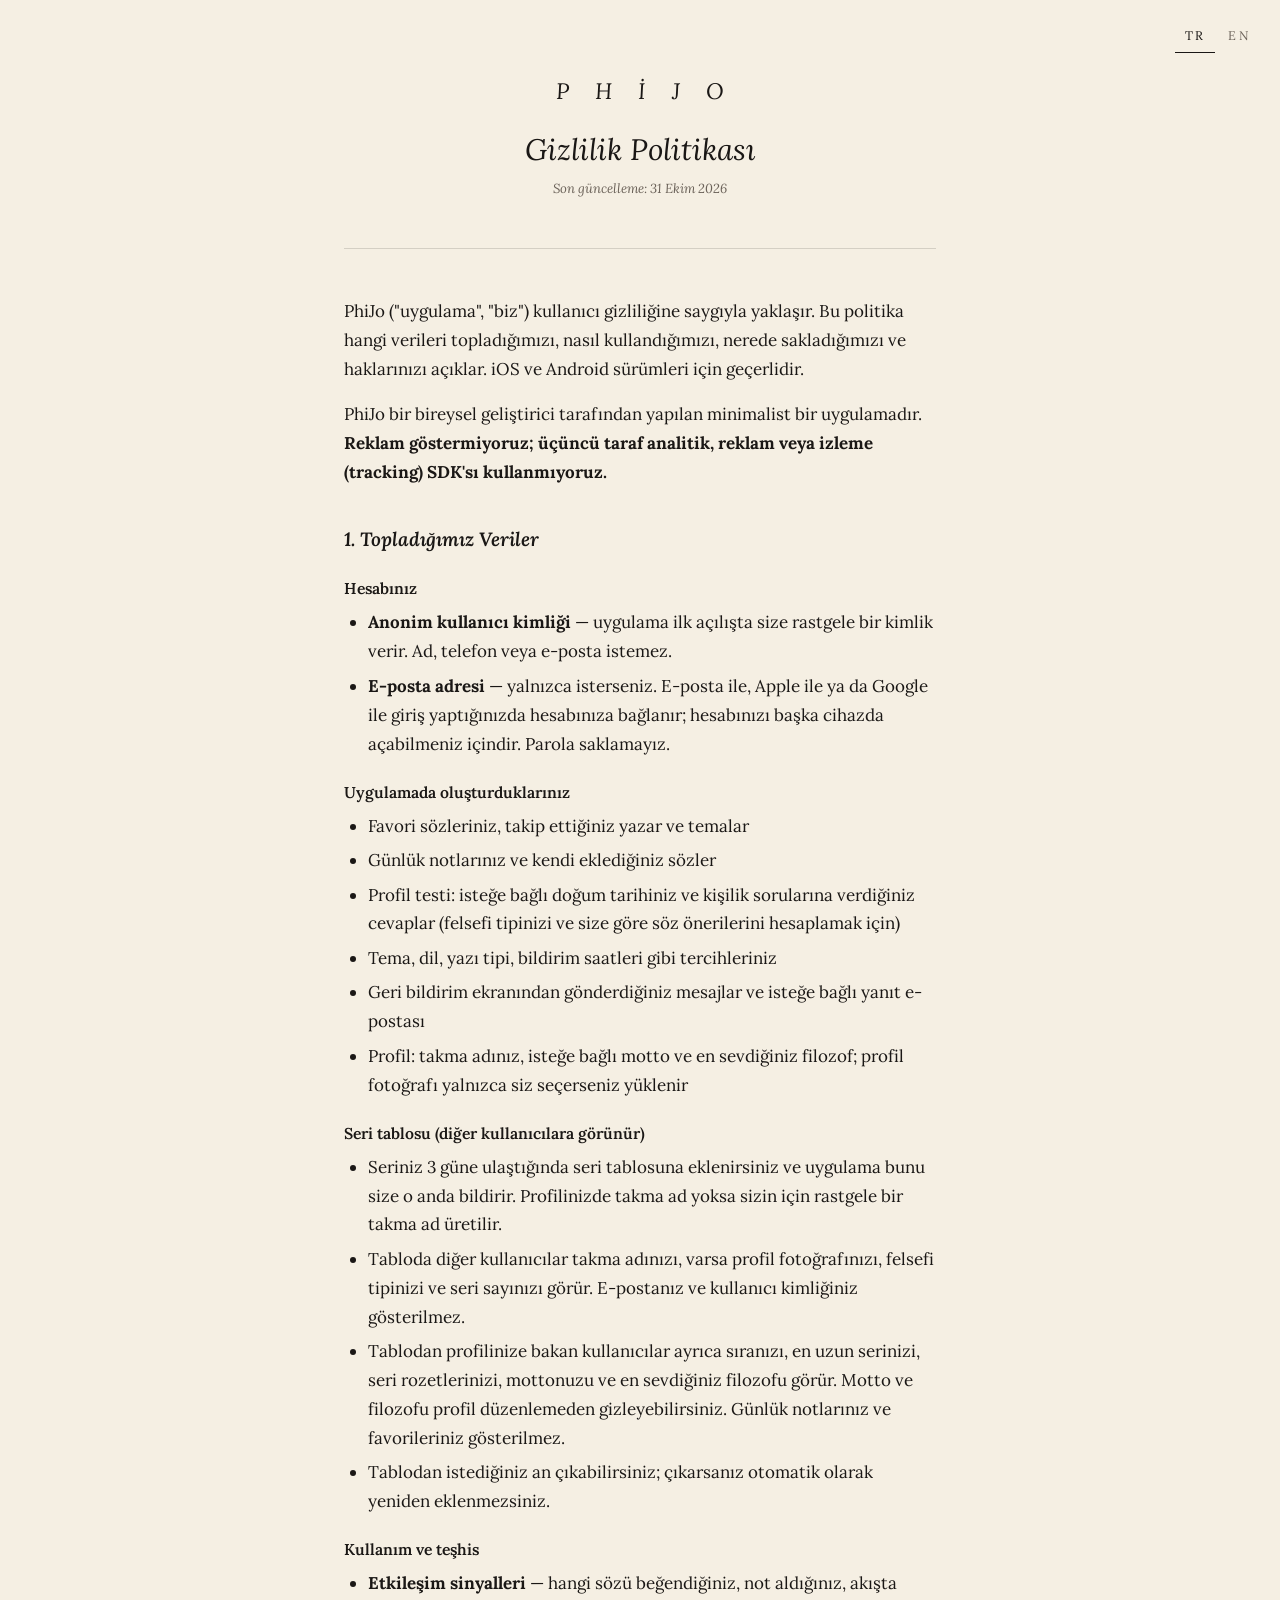
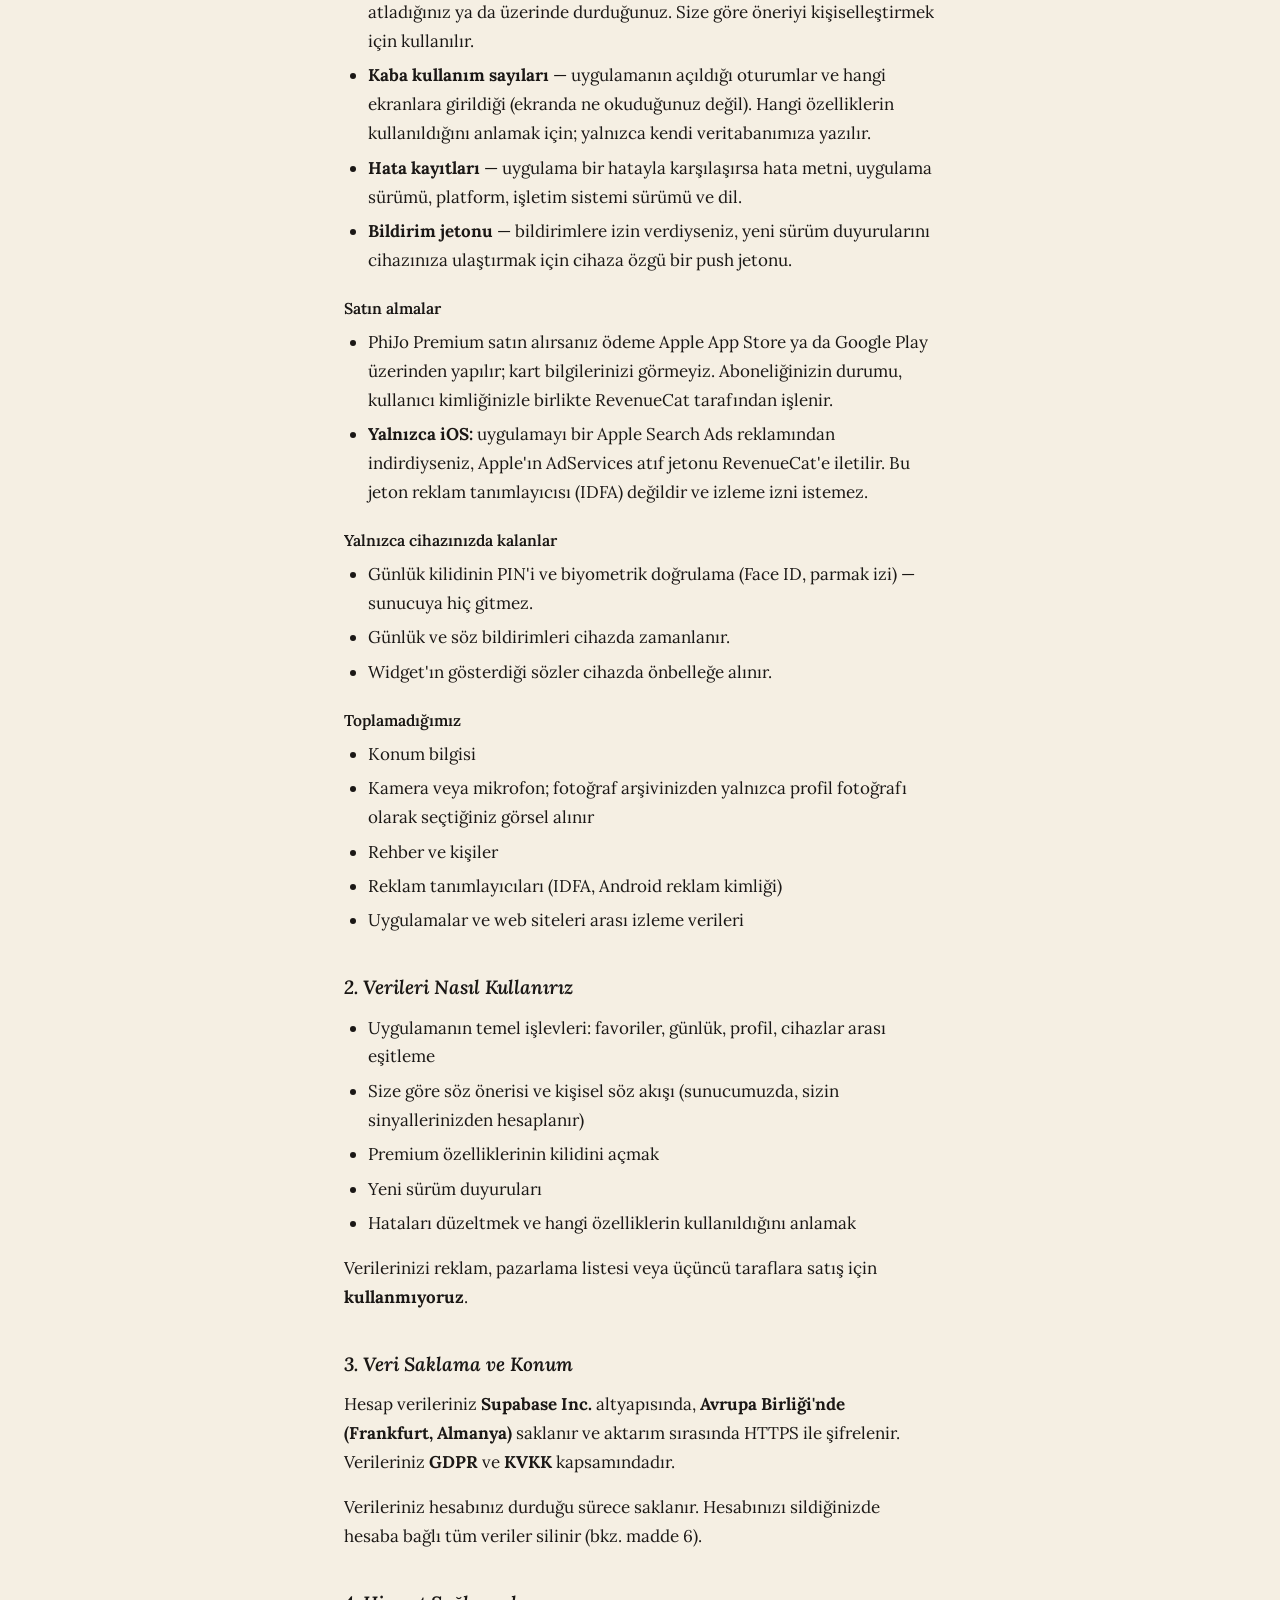
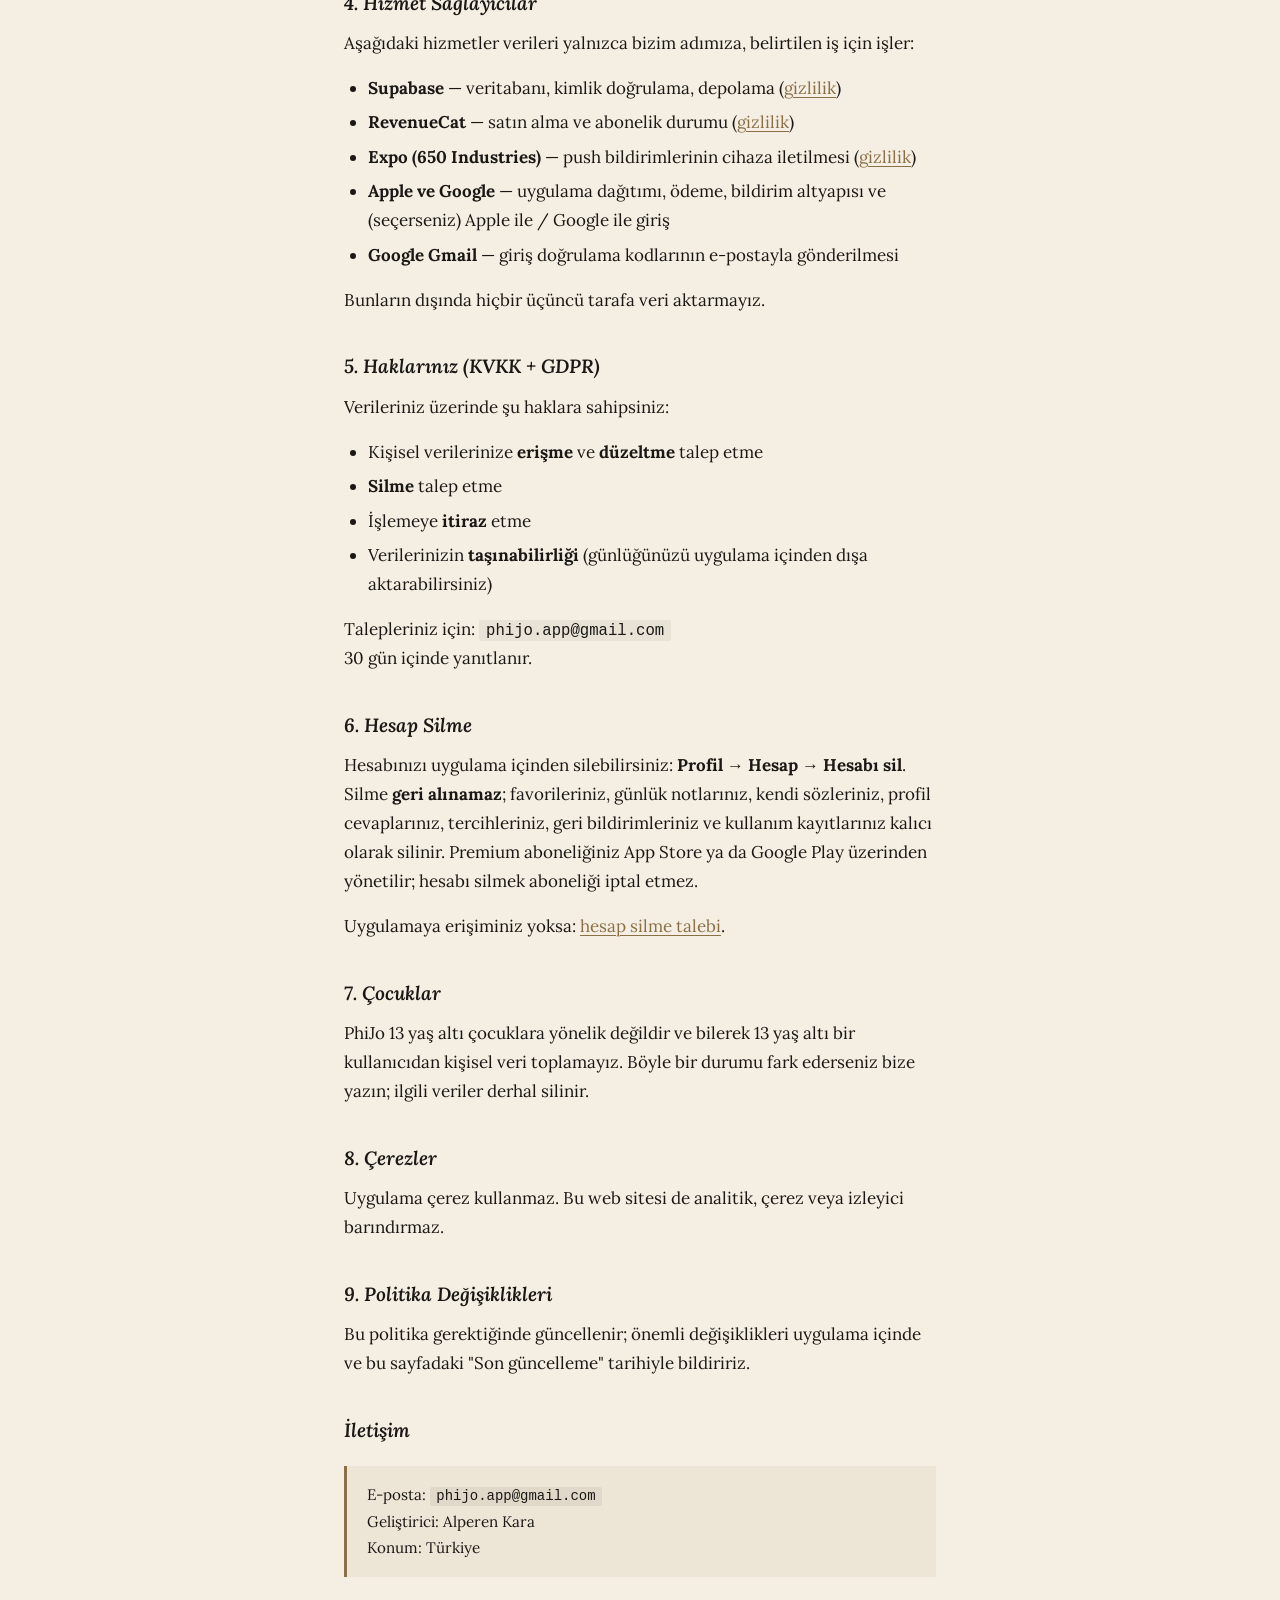
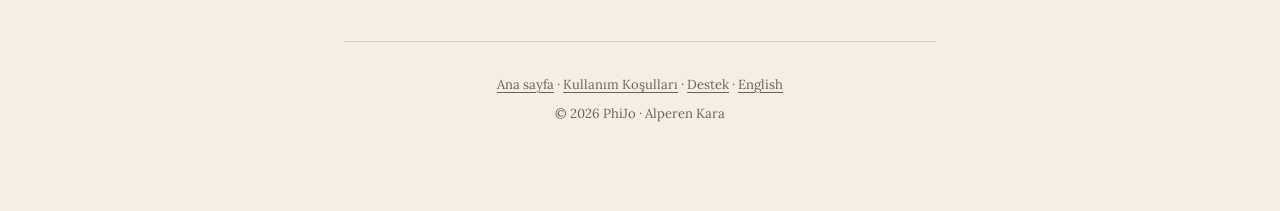
<file: privacy.html>
<!DOCTYPE html>
<html lang="tr">
<head>
  <meta charset="UTF-8">
  <meta name="viewport" content="width=device-width, initial-scale=1.0">
  <title>PhiJo — Gizlilik Politikası</title>
  <meta name="description" content="PhiJo gizlilik politikası: hangi verileri topluyoruz, nasıl kullanıyoruz ve haklarınız nelerdir.">
  <link rel="stylesheet" href="style.css">
  <link rel="preconnect" href="https://fonts.googleapis.com">
  <link rel="preconnect" href="https://fonts.gstatic.com" crossorigin>
  <link href="https://fonts.googleapis.com/css2?family=Lora:ital,wght@0,400;0,600;1,400;1,600&display=swap" rel="stylesheet">
</head>
<body>
  <nav class="lang-switch">
    <a href="privacy.html" class="active">TR</a>
    <a href="privacy-en.html">EN</a>
  </nav>

  <main>
    <header class="page-head">
      <div class="brand">P H İ J O</div>
      <h1 class="page-title">Gizlilik Politikası</h1>
      <p class="updated">Son güncelleme: 31 Ekim 2026</p>
    </header>

    <section>
      <p>
        PhiJo ("uygulama", "biz") kullanıcı gizliliğine saygıyla yaklaşır.
        Bu politika hangi verileri topladığımızı, nasıl kullandığımızı,
        nerede sakladığımızı ve haklarınızı açıklar. iOS ve Android sürümleri için geçerlidir.
      </p>
      <p>
        PhiJo bir bireysel geliştirici tarafından yapılan minimalist bir uygulamadır.
        <strong>Reklam göstermiyoruz; üçüncü taraf analitik, reklam veya izleme (tracking) SDK'sı kullanmıyoruz.</strong>
      </p>
    </section>

    <section>
      <h3>1. Topladığımız Veriler</h3>
      <h4>Hesabınız</h4>
      <ul>
        <li><strong>Anonim kullanıcı kimliği</strong> — uygulama ilk açılışta size rastgele bir kimlik verir. Ad, telefon veya e-posta istemez.</li>
        <li><strong>E-posta adresi</strong> — yalnızca isterseniz. E-posta ile, Apple ile ya da Google ile giriş yaptığınızda hesabınıza bağlanır; hesabınızı başka cihazda açabilmeniz içindir. Parola saklamayız.</li>
      </ul>

      <h4>Uygulamada oluşturduklarınız</h4>
      <ul>
        <li>Favori sözleriniz, takip ettiğiniz yazar ve temalar</li>
        <li>Günlük notlarınız ve kendi eklediğiniz sözler</li>
        <li>Profil testi: isteğe bağlı doğum tarihiniz ve kişilik sorularına verdiğiniz cevaplar (felsefi tipinizi ve size göre söz önerilerini hesaplamak için)</li>
        <li>Tema, dil, yazı tipi, bildirim saatleri gibi tercihleriniz</li>
        <li>Geri bildirim ekranından gönderdiğiniz mesajlar ve isteğe bağlı yanıt e-postası</li>
        <li>Profil: takma adınız, isteğe bağlı motto ve en sevdiğiniz filozof; profil fotoğrafı yalnızca siz seçerseniz yüklenir</li>
      </ul>

      <h4>Seri tablosu (diğer kullanıcılara görünür)</h4>
      <ul>
        <li>Seriniz 3 güne ulaştığında seri tablosuna eklenirsiniz ve uygulama bunu size o anda bildirir. Profilinizde takma ad yoksa sizin için rastgele bir takma ad üretilir.</li>
        <li>Tabloda diğer kullanıcılar takma adınızı, varsa profil fotoğrafınızı, felsefi tipinizi ve seri sayınızı görür. E-postanız ve kullanıcı kimliğiniz gösterilmez.</li>
        <li>Tablodan profilinize bakan kullanıcılar ayrıca sıranızı, en uzun serinizi, seri rozetlerinizi, mottonuzu ve en sevdiğiniz filozofu görür. Motto ve filozofu profil düzenlemeden gizleyebilirsiniz. Günlük notlarınız ve favorileriniz gösterilmez.</li>
        <li>Tablodan istediğiniz an çıkabilirsiniz; çıkarsanız otomatik olarak yeniden eklenmezsiniz.</li>
      </ul>

      <h4>Kullanım ve teşhis</h4>
      <ul>
        <li><strong>Etkileşim sinyalleri</strong> — hangi sözü beğendiğiniz, not aldığınız, akışta atladığınız ya da üzerinde durduğunuz. Size göre öneriyi kişiselleştirmek için kullanılır.</li>
        <li><strong>Kaba kullanım sayıları</strong> — uygulamanın açıldığı oturumlar ve hangi ekranlara girildiği (ekranda ne okuduğunuz değil). Hangi özelliklerin kullanıldığını anlamak için; yalnızca kendi veritabanımıza yazılır.</li>
        <li><strong>Hata kayıtları</strong> — uygulama bir hatayla karşılaşırsa hata metni, uygulama sürümü, platform, işletim sistemi sürümü ve dil.</li>
        <li><strong>Bildirim jetonu</strong> — bildirimlere izin verdiyseniz, yeni sürüm duyurularını cihazınıza ulaştırmak için cihaza özgü bir push jetonu.</li>
      </ul>

      <h4>Satın almalar</h4>
      <ul>
        <li>PhiJo Premium satın alırsanız ödeme Apple App Store ya da Google Play üzerinden yapılır; kart bilgilerinizi görmeyiz. Aboneliğinizin durumu, kullanıcı kimliğinizle birlikte RevenueCat tarafından işlenir.</li>
        <li><strong>Yalnızca iOS:</strong> uygulamayı bir Apple Search Ads reklamından indirdiyseniz, Apple'ın AdServices atıf jetonu RevenueCat'e iletilir. Bu jeton reklam tanımlayıcısı (IDFA) değildir ve izleme izni istemez.</li>
      </ul>

      <h4>Yalnızca cihazınızda kalanlar</h4>
      <ul>
        <li>Günlük kilidinin PIN'i ve biyometrik doğrulama (Face ID, parmak izi) — sunucuya hiç gitmez.</li>
        <li>Günlük ve söz bildirimleri cihazda zamanlanır.</li>
        <li>Widget'ın gösterdiği sözler cihazda önbelleğe alınır.</li>
      </ul>

      <h4>Toplamadığımız</h4>
      <ul>
        <li>Konum bilgisi</li>
        <li>Kamera veya mikrofon; fotoğraf arşivinizden yalnızca profil fotoğrafı olarak seçtiğiniz görsel alınır</li>
        <li>Rehber ve kişiler</li>
        <li>Reklam tanımlayıcıları (IDFA, Android reklam kimliği)</li>
        <li>Uygulamalar ve web siteleri arası izleme verileri</li>
      </ul>
    </section>

    <section>
      <h3>2. Verileri Nasıl Kullanırız</h3>
      <ul>
        <li>Uygulamanın temel işlevleri: favoriler, günlük, profil, cihazlar arası eşitleme</li>
        <li>Size göre söz önerisi ve kişisel söz akışı (sunucumuzda, sizin sinyallerinizden hesaplanır)</li>
        <li>Premium özelliklerinin kilidini açmak</li>
        <li>Yeni sürüm duyuruları</li>
        <li>Hataları düzeltmek ve hangi özelliklerin kullanıldığını anlamak</li>
      </ul>
      <p>
        Verilerinizi reklam, pazarlama listesi veya üçüncü taraflara satış için <strong>kullanmıyoruz</strong>.
      </p>
    </section>

    <section>
      <h3>3. Veri Saklama ve Konum</h3>
      <p>
        Hesap verileriniz <strong>Supabase Inc.</strong> altyapısında,
        <strong>Avrupa Birliği'nde (Frankfurt, Almanya)</strong> saklanır ve aktarım sırasında
        HTTPS ile şifrelenir. Verileriniz <strong>GDPR</strong> ve <strong>KVKK</strong> kapsamındadır.
      </p>
      <p>
        Verileriniz hesabınız durduğu sürece saklanır. Hesabınızı sildiğinizde hesaba bağlı
        tüm veriler silinir (bkz. madde 6).
      </p>
    </section>

    <section>
      <h3>4. Hizmet Sağlayıcılar</h3>
      <p>Aşağıdaki hizmetler verileri yalnızca bizim adımıza, belirtilen iş için işler:</p>
      <ul>
        <li><strong>Supabase</strong> — veritabanı, kimlik doğrulama, depolama (<a href="https://supabase.com/privacy" target="_blank" rel="noopener">gizlilik</a>)</li>
        <li><strong>RevenueCat</strong> — satın alma ve abonelik durumu (<a href="https://www.revenuecat.com/privacy" target="_blank" rel="noopener">gizlilik</a>)</li>
        <li><strong>Expo (650 Industries)</strong> — push bildirimlerinin cihaza iletilmesi (<a href="https://expo.dev/privacy" target="_blank" rel="noopener">gizlilik</a>)</li>
        <li><strong>Apple ve Google</strong> — uygulama dağıtımı, ödeme, bildirim altyapısı ve (seçerseniz) Apple ile / Google ile giriş</li>
        <li><strong>Google Gmail</strong> — giriş doğrulama kodlarının e-postayla gönderilmesi</li>
      </ul>
      <p>Bunların dışında hiçbir üçüncü tarafa veri aktarmayız.</p>
    </section>

    <section>
      <h3>5. Haklarınız (KVKK + GDPR)</h3>
      <p>Verileriniz üzerinde şu haklara sahipsiniz:</p>
      <ul>
        <li>Kişisel verilerinize <strong>erişme</strong> ve <strong>düzeltme</strong> talep etme</li>
        <li><strong>Silme</strong> talep etme</li>
        <li>İşlemeye <strong>itiraz</strong> etme</li>
        <li>Verilerinizin <strong>taşınabilirliği</strong> (günlüğünüzü uygulama içinden dışa aktarabilirsiniz)</li>
      </ul>
      <p>
        Talepleriniz için: <span class="email">phijo.app@gmail.com</span><br>
        30 gün içinde yanıtlanır.
      </p>
    </section>

    <section>
      <h3>6. Hesap Silme</h3>
      <p>
        Hesabınızı uygulama içinden silebilirsiniz: <strong>Profil → Hesap → Hesabı sil</strong>.
        Silme <strong>geri alınamaz</strong>; favorileriniz, günlük notlarınız, kendi sözleriniz,
        profil cevaplarınız, tercihleriniz, geri bildirimleriniz ve kullanım kayıtlarınız kalıcı olarak silinir.
        Premium aboneliğiniz App Store ya da Google Play üzerinden yönetilir; hesabı silmek aboneliği iptal etmez.
      </p>
      <p>
        Uygulamaya erişiminiz yoksa: <a href="delete-account.html">hesap silme talebi</a>.
      </p>
    </section>

    <section>
      <h3>7. Çocuklar</h3>
      <p>
        PhiJo 13 yaş altı çocuklara yönelik değildir ve bilerek 13 yaş altı bir kullanıcıdan
        kişisel veri toplamayız. Böyle bir durumu fark ederseniz bize yazın; ilgili veriler derhal silinir.
      </p>
    </section>

    <section>
      <h3>8. Çerezler</h3>
      <p>
        Uygulama çerez kullanmaz. Bu web sitesi de analitik, çerez veya izleyici barındırmaz.
      </p>
    </section>

    <section>
      <h3>9. Politika Değişiklikleri</h3>
      <p>
        Bu politika gerektiğinde güncellenir; önemli değişiklikleri uygulama içinde ve bu sayfadaki
        "Son güncelleme" tarihiyle bildiririz.
      </p>
    </section>

    <section>
      <h3>İletişim</h3>
      <div class="callout">
        E-posta: <span class="email">phijo.app@gmail.com</span><br>
        Geliştirici: Alperen Kara<br>
        Konum: Türkiye
      </div>
    </section>

    <footer>
      <p><a href="index.html">Ana sayfa</a> · <a href="terms.html">Kullanım Koşulları</a> · <a href="support.html">Destek</a> · <a href="privacy-en.html">English</a></p>
      <p>&copy; 2026 PhiJo · Alperen Kara</p>
    </footer>
  </main>
</body>
</html>
</file>
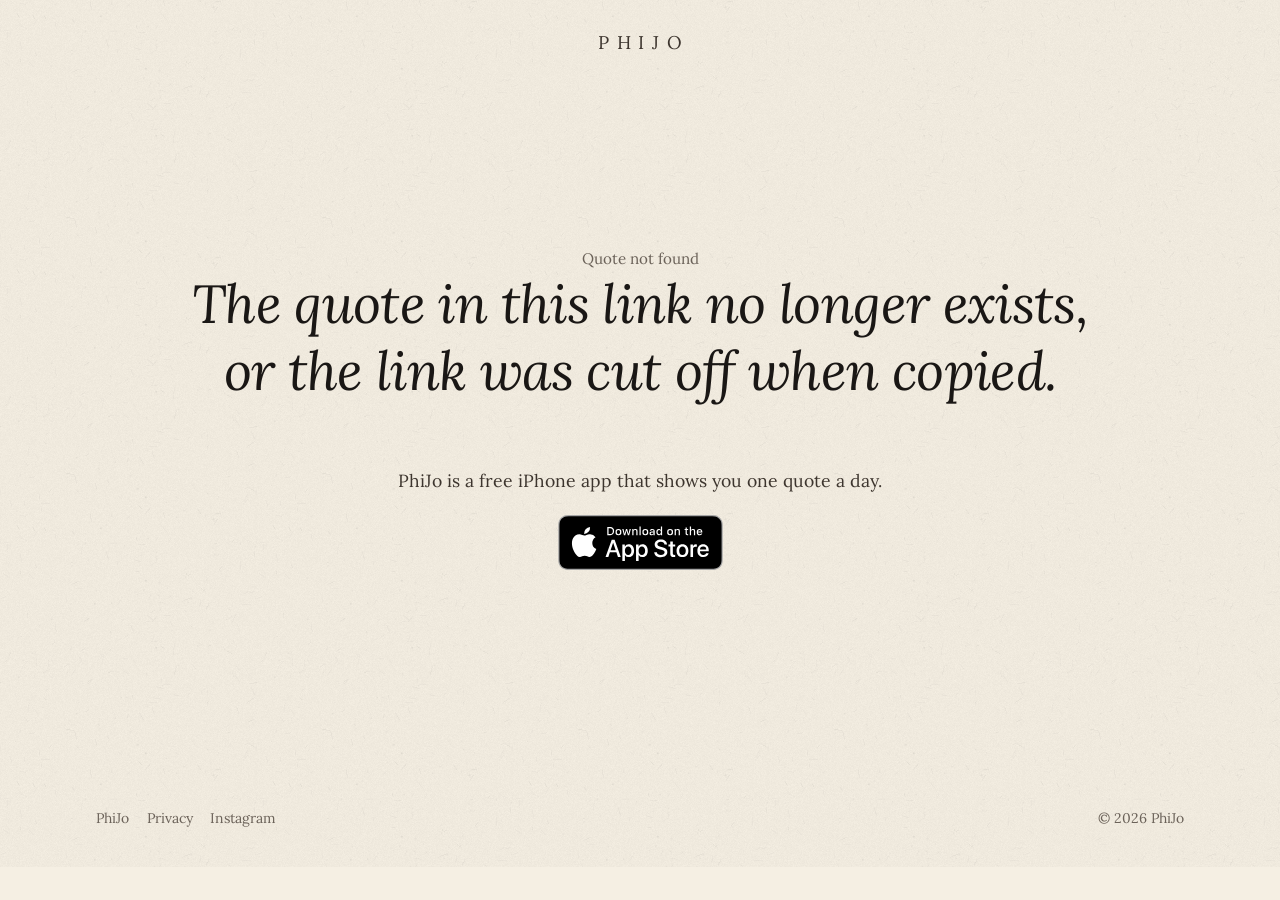
<file: q.html>
<!DOCTYPE html>
<html lang="tr">
<head>
  <meta charset="UTF-8">
  <meta name="viewport" content="width=device-width, initial-scale=1">
  <title>PhiJo</title>
  <meta name="description" content="PhiJo'dan bir söz.">
  <meta name="robots" content="noindex">
  <meta name="color-scheme" content="light dark">
  <meta name="theme-color" content="#F5EFE3" media="(prefers-color-scheme: light)">
  <meta name="theme-color" content="#1A1715" media="(prefers-color-scheme: dark)">
  <script>
    // Safari's Smart App Banner reads this tag while parsing, so it is written
    // here rather than later. With the app installed the banner says "Open" and
    // hands app-argument to the app, which routes phijo://quote/<id>.
    (function () {
      var m = /[?&]id=([0-9a-fA-F-]{36})(?:&|$)/.exec(location.search);
      var arg = m ? ' app-argument=phijo://quote/' + m[1].toLowerCase() + '?from=link' : '';
      document.write('<meta name="apple-itunes-app" content="app-id=6774734669' + arg + '">');
    })();
    document.documentElement.classList.add('js');
  </script>
  <meta property="og:type" content="website">
  <meta property="og:title" content="PhiJo'dan bir söz">
  <meta property="og:description" content="Her gün tek bir söz gösteren ücretsiz iPhone uygulaması.">
  <meta property="og:image" content="https://alperenkra.github.io/phijo-web/assets/og-tr.png">
  <meta property="og:image:width" content="1200">
  <meta property="og:image:height" content="630">
  <meta name="twitter:card" content="summary_large_image">
  <link rel="icon" type="image/png" href="assets/favicon.png">
  <link rel="apple-touch-icon" href="assets/apple-touch-icon.png">
  <link rel="preconnect" href="https://fonts.googleapis.com">
  <link rel="preconnect" href="https://fonts.gstatic.com" crossorigin>
  <link href="https://fonts.googleapis.com/css2?family=EB+Garamond:ital@1&family=Lora:ital,wght@0,400;0,500;1,400&display=swap" rel="stylesheet">
  <link rel="stylesheet" href="home.css">
  <style>
    .open-app {
      display: inline-flex;
      align-items: center;
      justify-content: center;
      min-height: 48px;
      padding: 0 1.6rem;
      border-radius: 999px;
      background: var(--ink);
      color: var(--paper);
      font: inherit;
      font-size: 1rem;
      letter-spacing: 0.04em;
      text-decoration: none;
      transition: transform 0.25s ease;
    }
    .open-app:hover { transform: translateY(-2px); }
    .open-app[hidden] { display: none; }
    .no-app { font-size: 0.95rem; color: var(--muted); }
    .today { min-height: 80svh; }
  </style>
</head>
<body>
  <header class="top">
    <span></span>
    <div class="masthead">
      <a href="./" style="text-decoration:none;color:inherit"><p class="brand" aria-label="PhiJo">PHIJO</p></a>
    </div>
    <span></span>
  </header>

  <main>
    <section class="today">
      <figure class="today-figure" id="figure" data-state="pending">
        <p class="today-label" id="label">Bir söz</p>
        <span class="mark" aria-hidden="true">”</span>
        <blockquote class="today-quote is-long" id="quote"></blockquote>
        <figcaption>
          <p class="today-cite"><span id="author"></span><span class="today-source" id="source"></span></p>
          <div class="original" id="original" hidden>
            <p class="original-text" id="originalText"></p>
            <p class="original-lang" id="originalLang"></p>
          </div>
        </figcaption>
      </figure>
      <div class="today-foot">
        <a class="open-app" id="openApp" hidden>Uygulamada aç</a>
        <p class="lede" id="lede">PhiJo her gün tek bir söz gösteren ücretsiz bir iPhone uygulaması.</p>
        <a class="badge" id="badge" href="https://apps.apple.com/tr/app/id6774734669"><img src="assets/app-store-badge.svg" width="165" height="55" alt="App Store'dan indir"></a>
      </div>
    </section>
  </main>

  <footer class="foot">
    <div class="wrap">
      <nav class="foot-nav" aria-label="Site">
        <a href="./" id="homeLink">PhiJo</a>
        <a href="privacy.html" id="privacyLink">Gizlilik</a>
        <a href="https://www.instagram.com/phijoapp/" rel="noopener">Instagram</a>
      </nav>
      <p class="foot-copy">&copy; 2026 PhiJo</p>
    </div>
  </footer>

  <script src="q.js" defer></script>
</body>
</html>
</file>
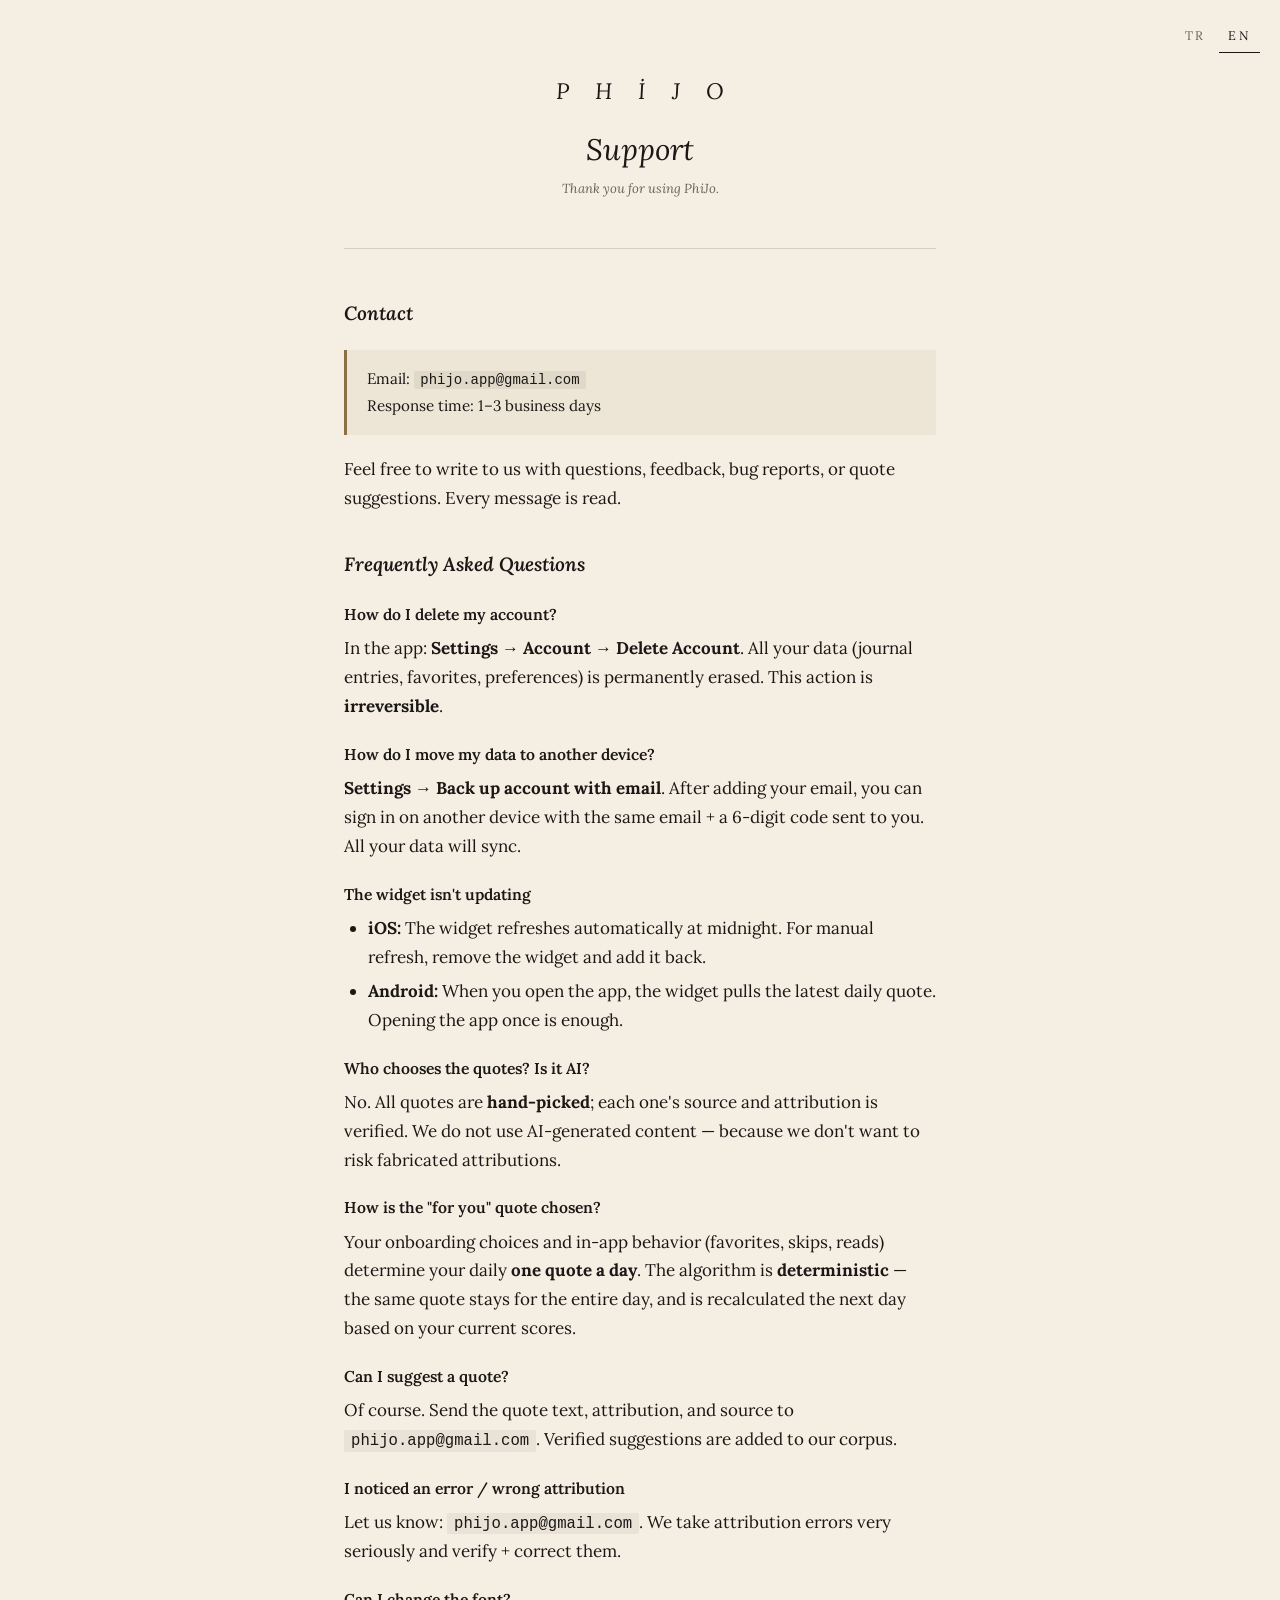
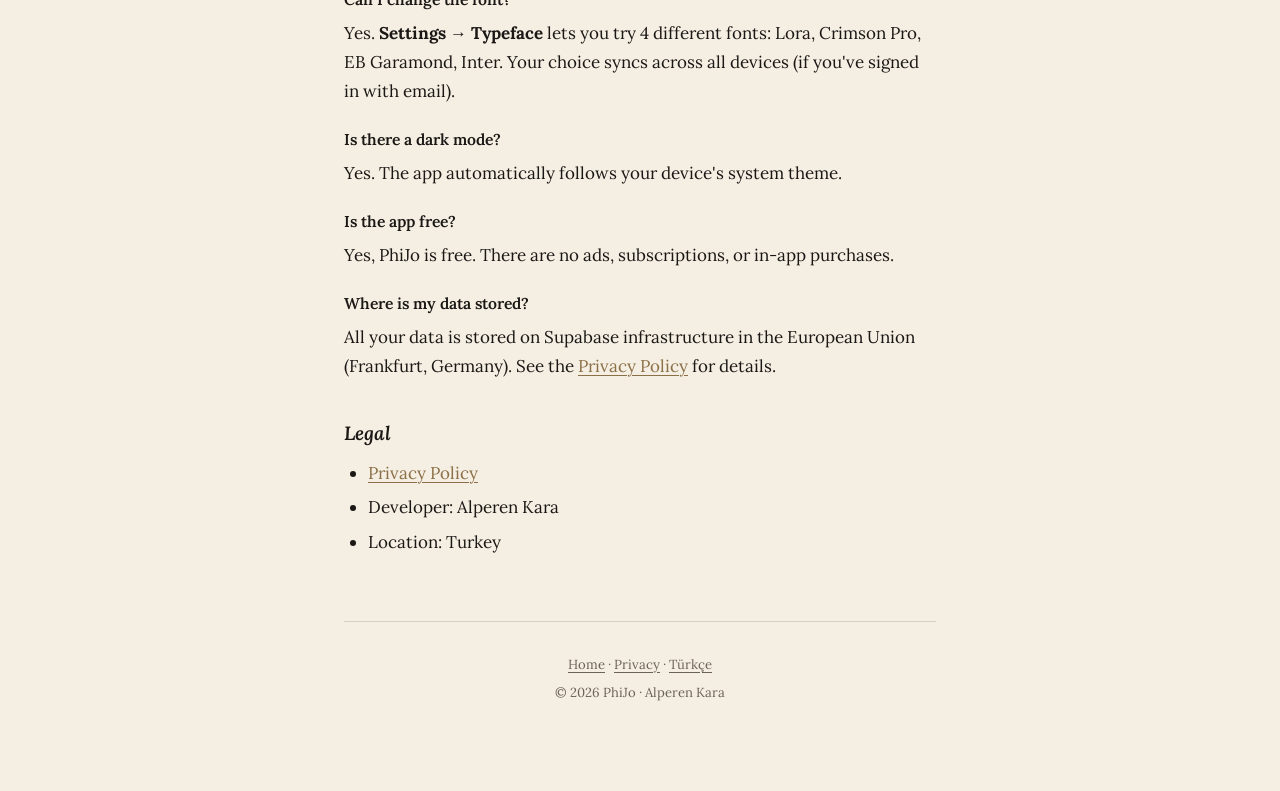
<file: support-en.html>
<!DOCTYPE html>
<html lang="en">
<head>
  <meta charset="UTF-8">
  <meta name="viewport" content="width=device-width, initial-scale=1.0">
  <title>PhiJo — Support</title>
  <meta name="description" content="PhiJo support page: frequently asked questions, account management, contact.">
  <link rel="stylesheet" href="style.css">
  <link rel="preconnect" href="https://fonts.googleapis.com">
  <link rel="preconnect" href="https://fonts.gstatic.com" crossorigin>
  <link href="https://fonts.googleapis.com/css2?family=Lora:ital,wght@0,400;0,600;1,400;1,600&display=swap" rel="stylesheet">
</head>
<body>
  <nav class="lang-switch">
    <a href="support.html">TR</a>
    <a href="support-en.html" class="active">EN</a>
  </nav>

  <main>
    <header class="page-head">
      <div class="brand">P H İ J O</div>
      <h1 class="page-title">Support</h1>
      <p class="updated">Thank you for using PhiJo.</p>
    </header>

    <section>
      <h3>Contact</h3>
      <div class="callout">
        Email: <span class="email">phijo.app@gmail.com</span><br>
        Response time: 1–3 business days
      </div>
      <p>
        Feel free to write to us with questions, feedback,
        bug reports, or quote suggestions. Every message is read.
      </p>
    </section>

    <section>
      <h3>Frequently Asked Questions</h3>

      <h4>How do I delete my account?</h4>
      <p>
        In the app: <strong>Settings → Account → Delete Account</strong>.
        All your data (journal entries, favorites, preferences) is permanently erased.
        This action is <strong>irreversible</strong>.
      </p>

      <h4>How do I move my data to another device?</h4>
      <p>
        <strong>Settings → Back up account with email</strong>.
        After adding your email, you can sign in on another device with
        the same email + a 6-digit code sent to you.
        All your data will sync.
      </p>

      <h4>The widget isn't updating</h4>
      <ul>
        <li><strong>iOS:</strong> The widget refreshes automatically at midnight. For manual refresh, remove the widget and add it back.</li>
        <li><strong>Android:</strong> When you open the app, the widget pulls the latest daily quote. Opening the app once is enough.</li>
      </ul>

      <h4>Who chooses the quotes? Is it AI?</h4>
      <p>
        No. All quotes are <strong>hand-picked</strong>; each one's source and attribution
        is verified. We do not use AI-generated content —
        because we don't want to risk fabricated attributions.
      </p>

      <h4>How is the "for you" quote chosen?</h4>
      <p>
        Your onboarding choices and in-app behavior (favorites, skips, reads)
        determine your daily <strong>one quote a day</strong>.
        The algorithm is <strong>deterministic</strong> — the same quote stays for the entire day,
        and is recalculated the next day based on your current scores.
      </p>

      <h4>Can I suggest a quote?</h4>
      <p>
        Of course. Send the quote text, attribution, and source to
        <span class="email">phijo.app@gmail.com</span>.
        Verified suggestions are added to our corpus.
      </p>

      <h4>I noticed an error / wrong attribution</h4>
      <p>
        Let us know: <span class="email">phijo.app@gmail.com</span>.
        We take attribution errors very seriously and verify + correct them.
      </p>

      <h4>Can I change the font?</h4>
      <p>
        Yes. <strong>Settings → Typeface</strong> lets you try 4 different fonts:
        Lora, Crimson Pro, EB Garamond, Inter.
        Your choice syncs across all devices (if you've signed in with email).
      </p>

      <h4>Is there a dark mode?</h4>
      <p>
        Yes. The app automatically follows your device's system theme.
      </p>

      <h4>Is the app free?</h4>
      <p>
        Yes, PhiJo is free. There are no ads, subscriptions, or in-app purchases.
      </p>

      <h4>Where is my data stored?</h4>
      <p>
        All your data is stored on Supabase infrastructure in the European Union (Frankfurt, Germany).
        See the <a href="privacy-en.html">Privacy Policy</a> for details.
      </p>
    </section>

    <section>
      <h3>Legal</h3>
      <ul>
        <li><a href="privacy-en.html">Privacy Policy</a></li>
        <li>Developer: Alperen Kara</li>
        <li>Location: Turkey</li>
      </ul>
    </section>

    <footer>
      <p><a href="index.html">Home</a> · <a href="privacy-en.html">Privacy</a> · <a href="support.html">Türkçe</a></p>
      <p>&copy; 2026 PhiJo · Alperen Kara</p>
    </footer>
  </main>
</body>
</html>
</file>
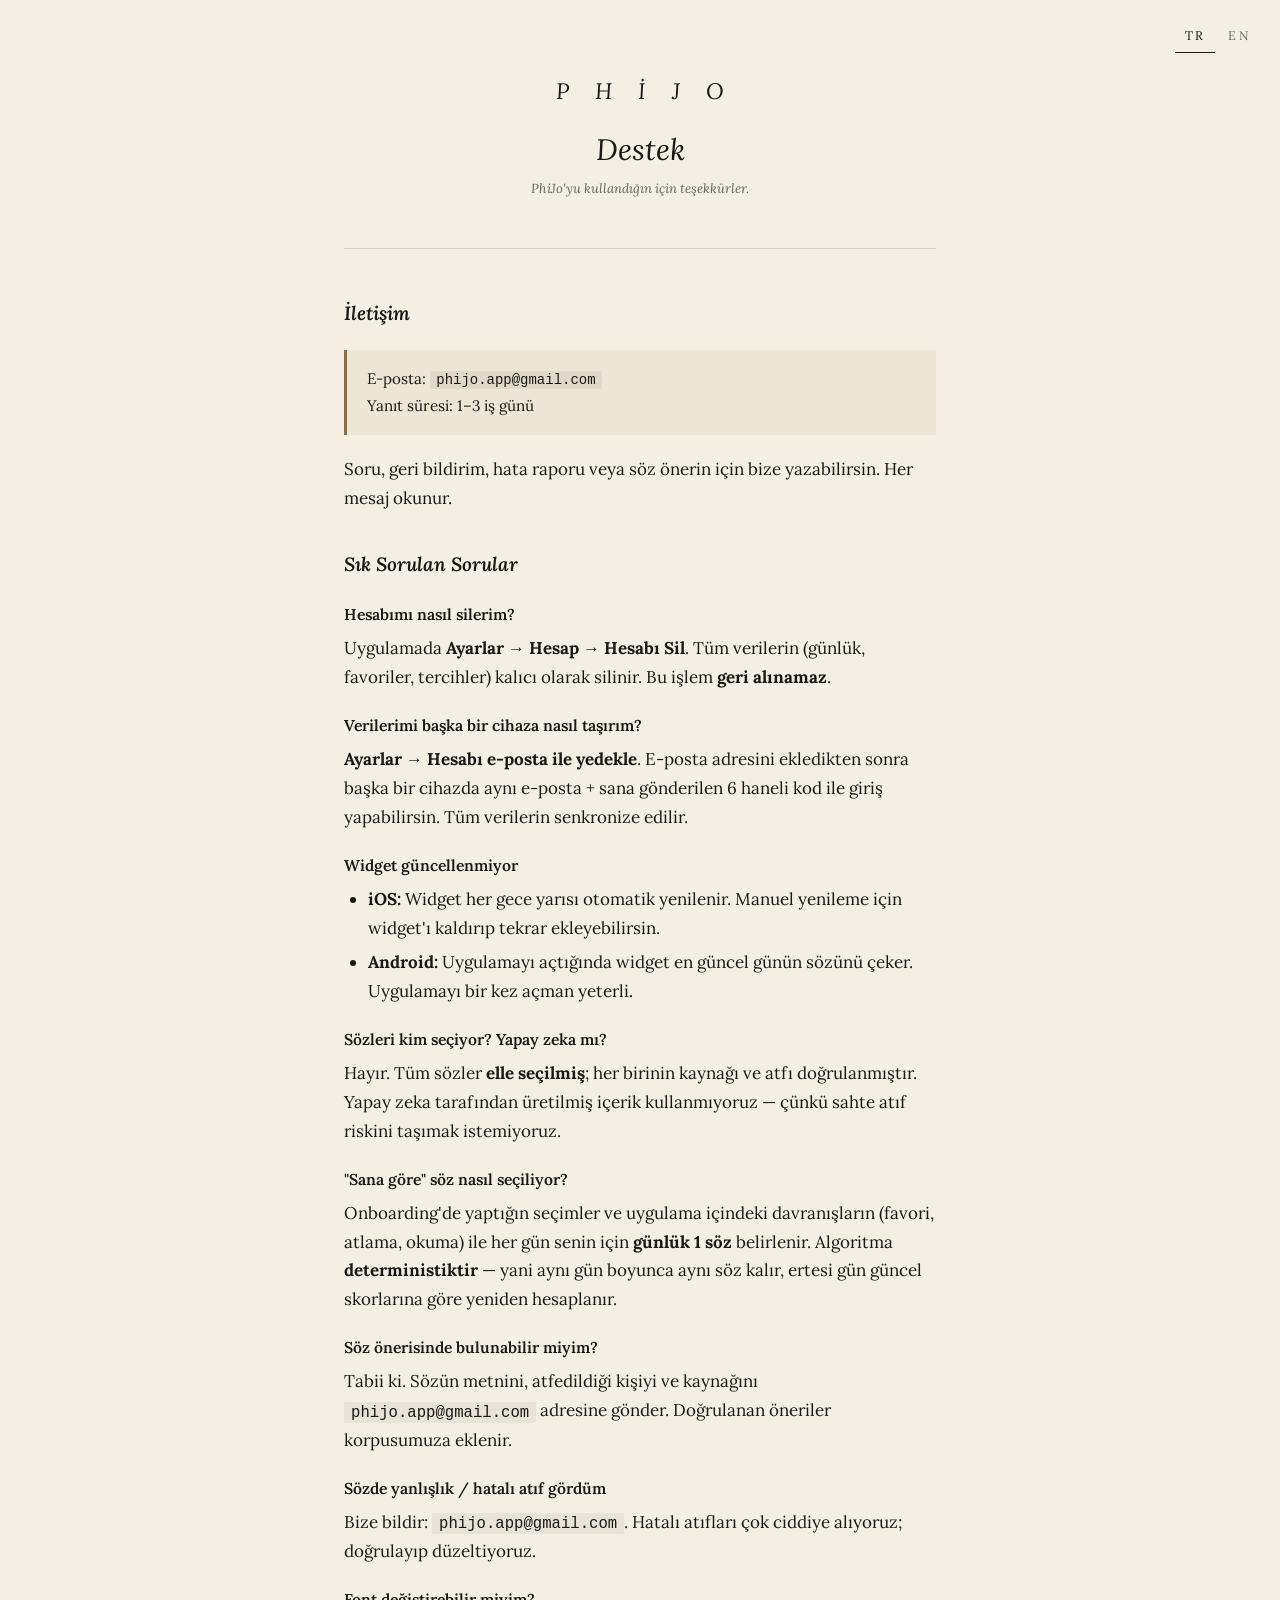
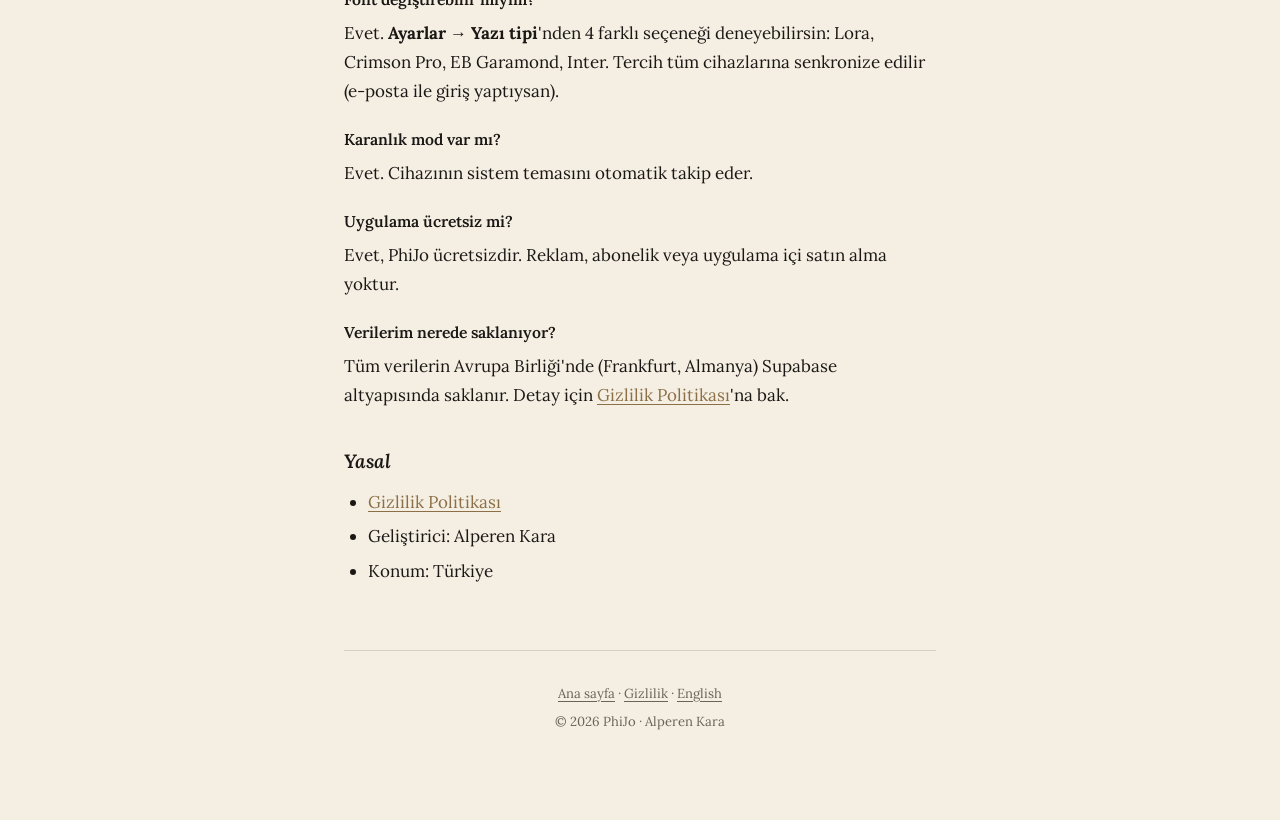
<file: support.html>
<!DOCTYPE html>
<html lang="tr">
<head>
  <meta charset="UTF-8">
  <meta name="viewport" content="width=device-width, initial-scale=1.0">
  <title>PhiJo — Destek</title>
  <meta name="description" content="PhiJo destek sayfası: sık sorulan sorular, hesap yönetimi, iletişim.">
  <link rel="stylesheet" href="style.css">
  <link rel="preconnect" href="https://fonts.googleapis.com">
  <link rel="preconnect" href="https://fonts.gstatic.com" crossorigin>
  <link href="https://fonts.googleapis.com/css2?family=Lora:ital,wght@0,400;0,600;1,400;1,600&display=swap" rel="stylesheet">
</head>
<body>
  <nav class="lang-switch">
    <a href="support.html" class="active">TR</a>
    <a href="support-en.html">EN</a>
  </nav>

  <main>
    <header class="page-head">
      <div class="brand">P H İ J O</div>
      <h1 class="page-title">Destek</h1>
      <p class="updated">PhiJo'yu kullandığın için teşekkürler.</p>
    </header>

    <section>
      <h3>İletişim</h3>
      <div class="callout">
        E-posta: <span class="email">phijo.app@gmail.com</span><br>
        Yanıt süresi: 1–3 iş günü
      </div>
      <p>
        Soru, geri bildirim, hata raporu veya söz önerin için
        bize yazabilirsin. Her mesaj okunur.
      </p>
    </section>

    <section>
      <h3>Sık Sorulan Sorular</h3>

      <h4>Hesabımı nasıl silerim?</h4>
      <p>
        Uygulamada <strong>Ayarlar → Hesap → Hesabı Sil</strong>.
        Tüm verilerin (günlük, favoriler, tercihler) kalıcı olarak silinir.
        Bu işlem <strong>geri alınamaz</strong>.
      </p>

      <h4>Verilerimi başka bir cihaza nasıl taşırım?</h4>
      <p>
        <strong>Ayarlar → Hesabı e-posta ile yedekle</strong>.
        E-posta adresini ekledikten sonra başka bir cihazda
        aynı e-posta + sana gönderilen 6 haneli kod ile giriş yapabilirsin.
        Tüm verilerin senkronize edilir.
      </p>

      <h4>Widget güncellenmiyor</h4>
      <ul>
        <li><strong>iOS:</strong> Widget her gece yarısı otomatik yenilenir. Manuel yenileme için widget'ı kaldırıp tekrar ekleyebilirsin.</li>
        <li><strong>Android:</strong> Uygulamayı açtığında widget en güncel günün sözünü çeker. Uygulamayı bir kez açman yeterli.</li>
      </ul>

      <h4>Sözleri kim seçiyor? Yapay zeka mı?</h4>
      <p>
        Hayır. Tüm sözler <strong>elle seçilmiş</strong>; her birinin kaynağı ve atfı doğrulanmıştır.
        Yapay zeka tarafından üretilmiş içerik kullanmıyoruz —
        çünkü sahte atıf riskini taşımak istemiyoruz.
      </p>

      <h4>"Sana göre" söz nasıl seçiliyor?</h4>
      <p>
        Onboarding'de yaptığın seçimler ve uygulama içindeki davranışların
        (favori, atlama, okuma) ile her gün senin için
        <strong>günlük 1 söz</strong> belirlenir.
        Algoritma <strong>deterministiktir</strong> — yani aynı gün boyunca aynı söz kalır,
        ertesi gün güncel skorlarına göre yeniden hesaplanır.
      </p>

      <h4>Söz önerisinde bulunabilir miyim?</h4>
      <p>
        Tabii ki. Sözün metnini, atfedildiği kişiyi ve kaynağını
        <span class="email">phijo.app@gmail.com</span> adresine gönder.
        Doğrulanan öneriler korpusumuza eklenir.
      </p>

      <h4>Sözde yanlışlık / hatalı atıf gördüm</h4>
      <p>
        Bize bildir: <span class="email">phijo.app@gmail.com</span>.
        Hatalı atıfları çok ciddiye alıyoruz; doğrulayıp düzeltiyoruz.
      </p>

      <h4>Font değiştirebilir miyim?</h4>
      <p>
        Evet. <strong>Ayarlar → Yazı tipi</strong>'nden 4 farklı seçeneği
        deneyebilirsin: Lora, Crimson Pro, EB Garamond, Inter.
        Tercih tüm cihazlarına senkronize edilir (e-posta ile giriş yaptıysan).
      </p>

      <h4>Karanlık mod var mı?</h4>
      <p>
        Evet. Cihazının sistem temasını otomatik takip eder.
      </p>

      <h4>Uygulama ücretsiz mi?</h4>
      <p>
        Evet, PhiJo ücretsizdir. Reklam, abonelik veya uygulama içi satın alma yoktur.
      </p>

      <h4>Verilerim nerede saklanıyor?</h4>
      <p>
        Tüm verilerin Avrupa Birliği'nde (Frankfurt, Almanya) Supabase altyapısında saklanır.
        Detay için <a href="privacy.html">Gizlilik Politikası</a>'na bak.
      </p>
    </section>

    <section>
      <h3>Yasal</h3>
      <ul>
        <li><a href="privacy.html">Gizlilik Politikası</a></li>
        <li>Geliştirici: Alperen Kara</li>
        <li>Konum: Türkiye</li>
      </ul>
    </section>

    <footer>
      <p><a href="index.html">Ana sayfa</a> · <a href="privacy.html">Gizlilik</a> · <a href="support-en.html">English</a></p>
      <p>&copy; 2026 PhiJo · Alperen Kara</p>
    </footer>
  </main>
</body>
</html>
</file>
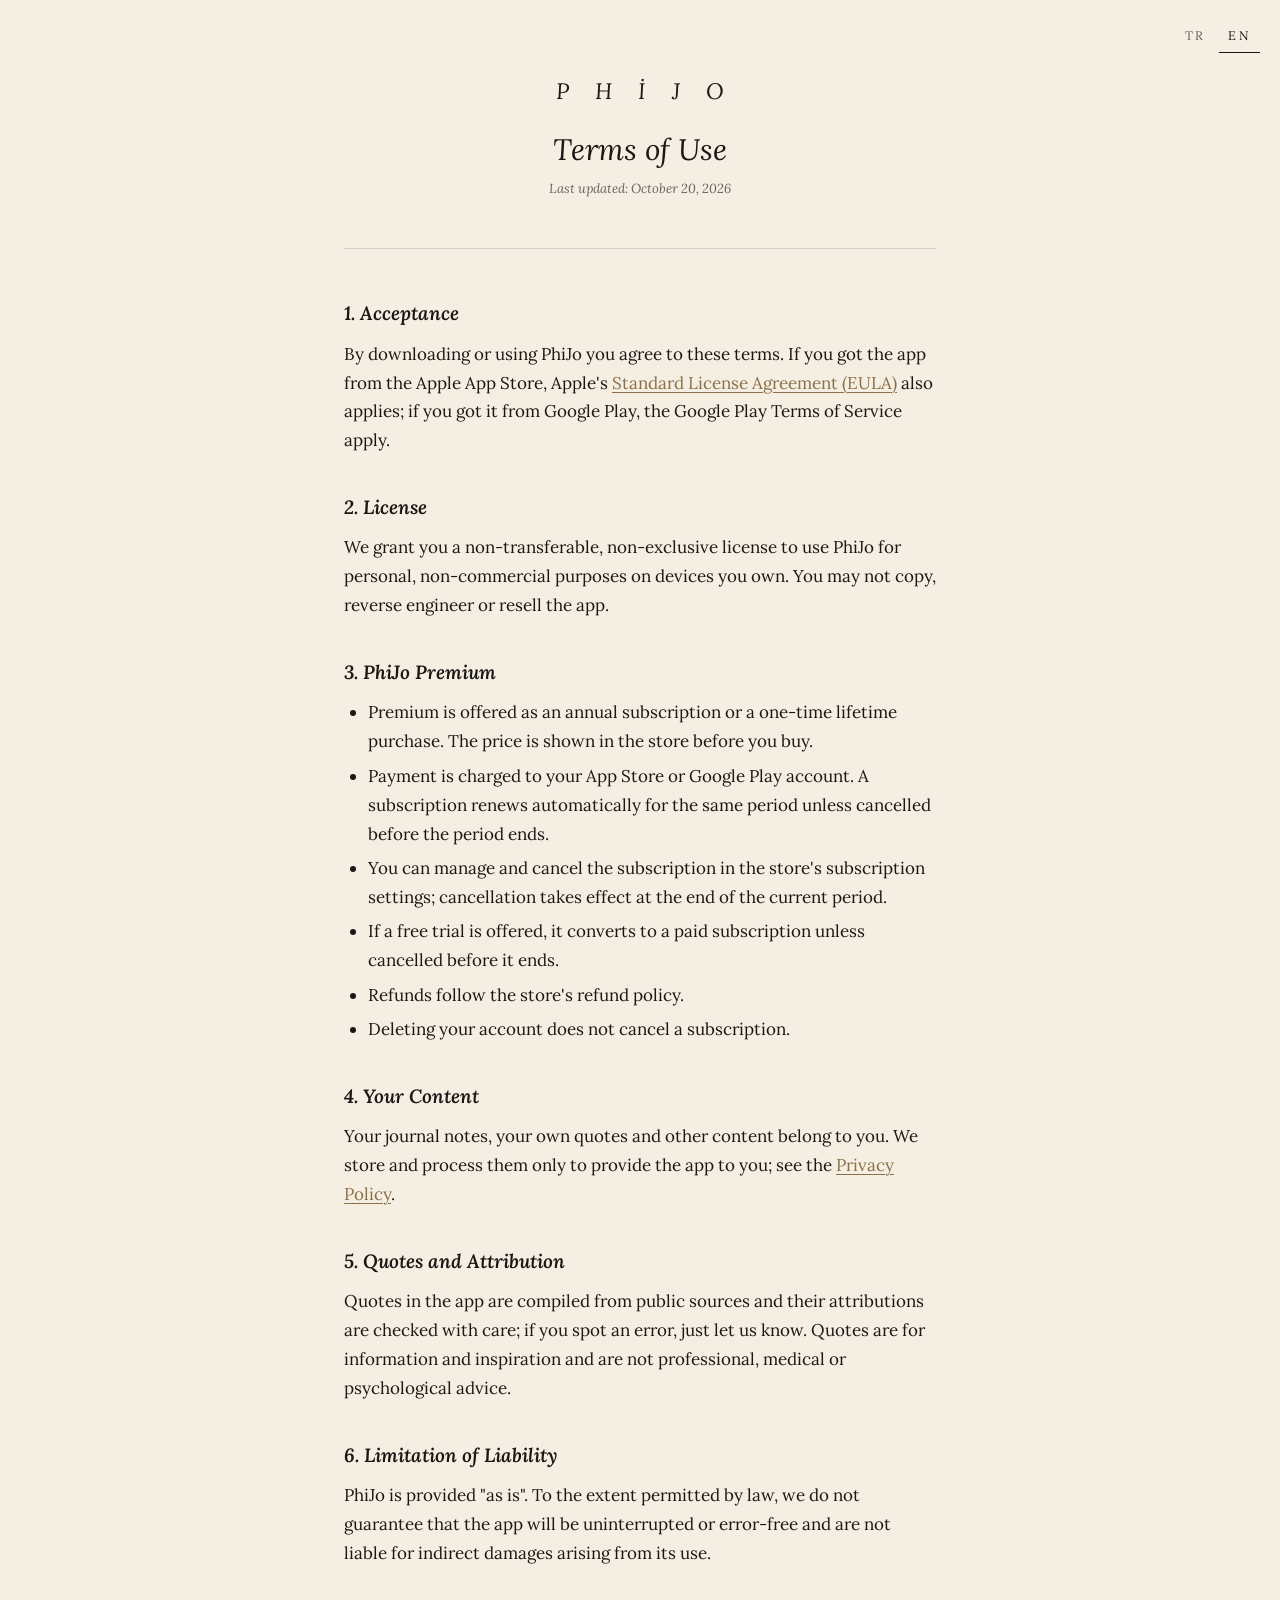
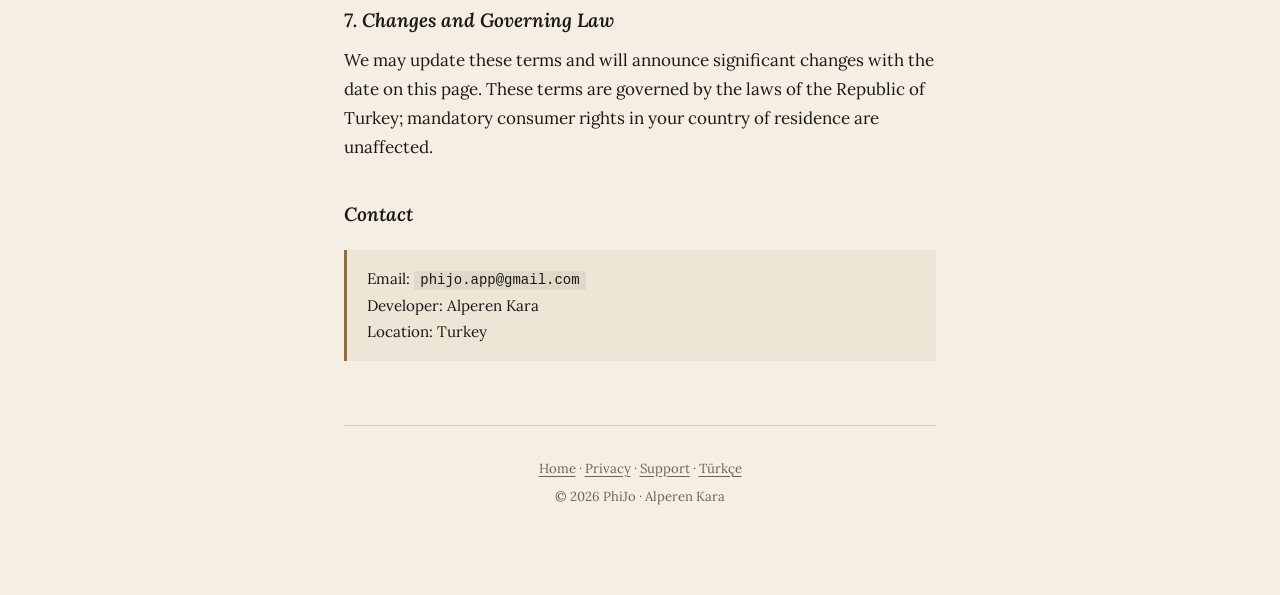
<file: terms-en.html>
<!DOCTYPE html>
<html lang="en">
<head>
  <meta charset="UTF-8">
  <meta name="viewport" content="width=device-width, initial-scale=1.0">
  <title>PhiJo — Terms of Use</title>
  <meta name="description" content="PhiJo terms of use and Premium subscription terms.">
  <link rel="stylesheet" href="style.css">
  <link rel="preconnect" href="https://fonts.googleapis.com">
  <link rel="preconnect" href="https://fonts.gstatic.com" crossorigin>
  <link href="https://fonts.googleapis.com/css2?family=Lora:ital,wght@0,400;0,600;1,400;1,600&display=swap" rel="stylesheet">
</head>
<body>
  <nav class="lang-switch">
    <a href="terms.html">TR</a>
    <a href="terms-en.html" class="active">EN</a>
  </nav>

  <main>
    <header class="page-head">
      <div class="brand">P H İ J O</div>
      <h1 class="page-title">Terms of Use</h1>
      <p class="updated">Last updated: October 20, 2026</p>
    </header>

    <section>
      <h3>1. Acceptance</h3>
      <p>
        By downloading or using PhiJo you agree to these terms. If you got the app from the
        Apple App Store, Apple's
        <a href="https://www.apple.com/legal/internet-services/itunes/dev/stdeula/" target="_blank" rel="noopener">Standard License Agreement (EULA)</a>
        also applies; if you got it from Google Play, the Google Play Terms of Service apply.
      </p>
    </section>

    <section>
      <h3>2. License</h3>
      <p>
        We grant you a non-transferable, non-exclusive license to use PhiJo for personal,
        non-commercial purposes on devices you own. You may not copy, reverse engineer or resell the app.
      </p>
    </section>

    <section>
      <h3>3. PhiJo Premium</h3>
      <ul>
        <li>Premium is offered as an annual subscription or a one-time lifetime purchase. The price is shown in the store before you buy.</li>
        <li>Payment is charged to your App Store or Google Play account. A subscription renews automatically for the same period unless cancelled before the period ends.</li>
        <li>You can manage and cancel the subscription in the store's subscription settings; cancellation takes effect at the end of the current period.</li>
        <li>If a free trial is offered, it converts to a paid subscription unless cancelled before it ends.</li>
        <li>Refunds follow the store's refund policy.</li>
        <li>Deleting your account does not cancel a subscription.</li>
      </ul>
    </section>

    <section>
      <h3>4. Your Content</h3>
      <p>
        Your journal notes, your own quotes and other content belong to you. We store and process
        them only to provide the app to you; see the <a href="privacy-en.html">Privacy Policy</a>.
      </p>
    </section>

    <section>
      <h3>5. Quotes and Attribution</h3>
      <p>
        Quotes in the app are compiled from public sources and their attributions are checked with
        care; if you spot an error, just let us know. Quotes are for information and inspiration and
        are not professional, medical or psychological advice.
      </p>
    </section>

    <section>
      <h3>6. Limitation of Liability</h3>
      <p>
        PhiJo is provided "as is". To the extent permitted by law, we do not guarantee that the app
        will be uninterrupted or error-free and are not liable for indirect damages arising from its use.
      </p>
    </section>

    <section>
      <h3>7. Changes and Governing Law</h3>
      <p>
        We may update these terms and will announce significant changes with the date on this page.
        These terms are governed by the laws of the Republic of Turkey; mandatory consumer rights in
        your country of residence are unaffected.
      </p>
    </section>

    <section>
      <h3>Contact</h3>
      <div class="callout">
        Email: <span class="email">phijo.app@gmail.com</span><br>
        Developer: Alperen Kara<br>
        Location: Turkey
      </div>
    </section>

    <footer>
      <p><a href="index-en.html">Home</a> · <a href="privacy-en.html">Privacy</a> · <a href="support-en.html">Support</a> · <a href="terms.html">Türkçe</a></p>
      <p>&copy; 2026 PhiJo · Alperen Kara</p>
    </footer>
  </main>
</body>
</html>
</file>
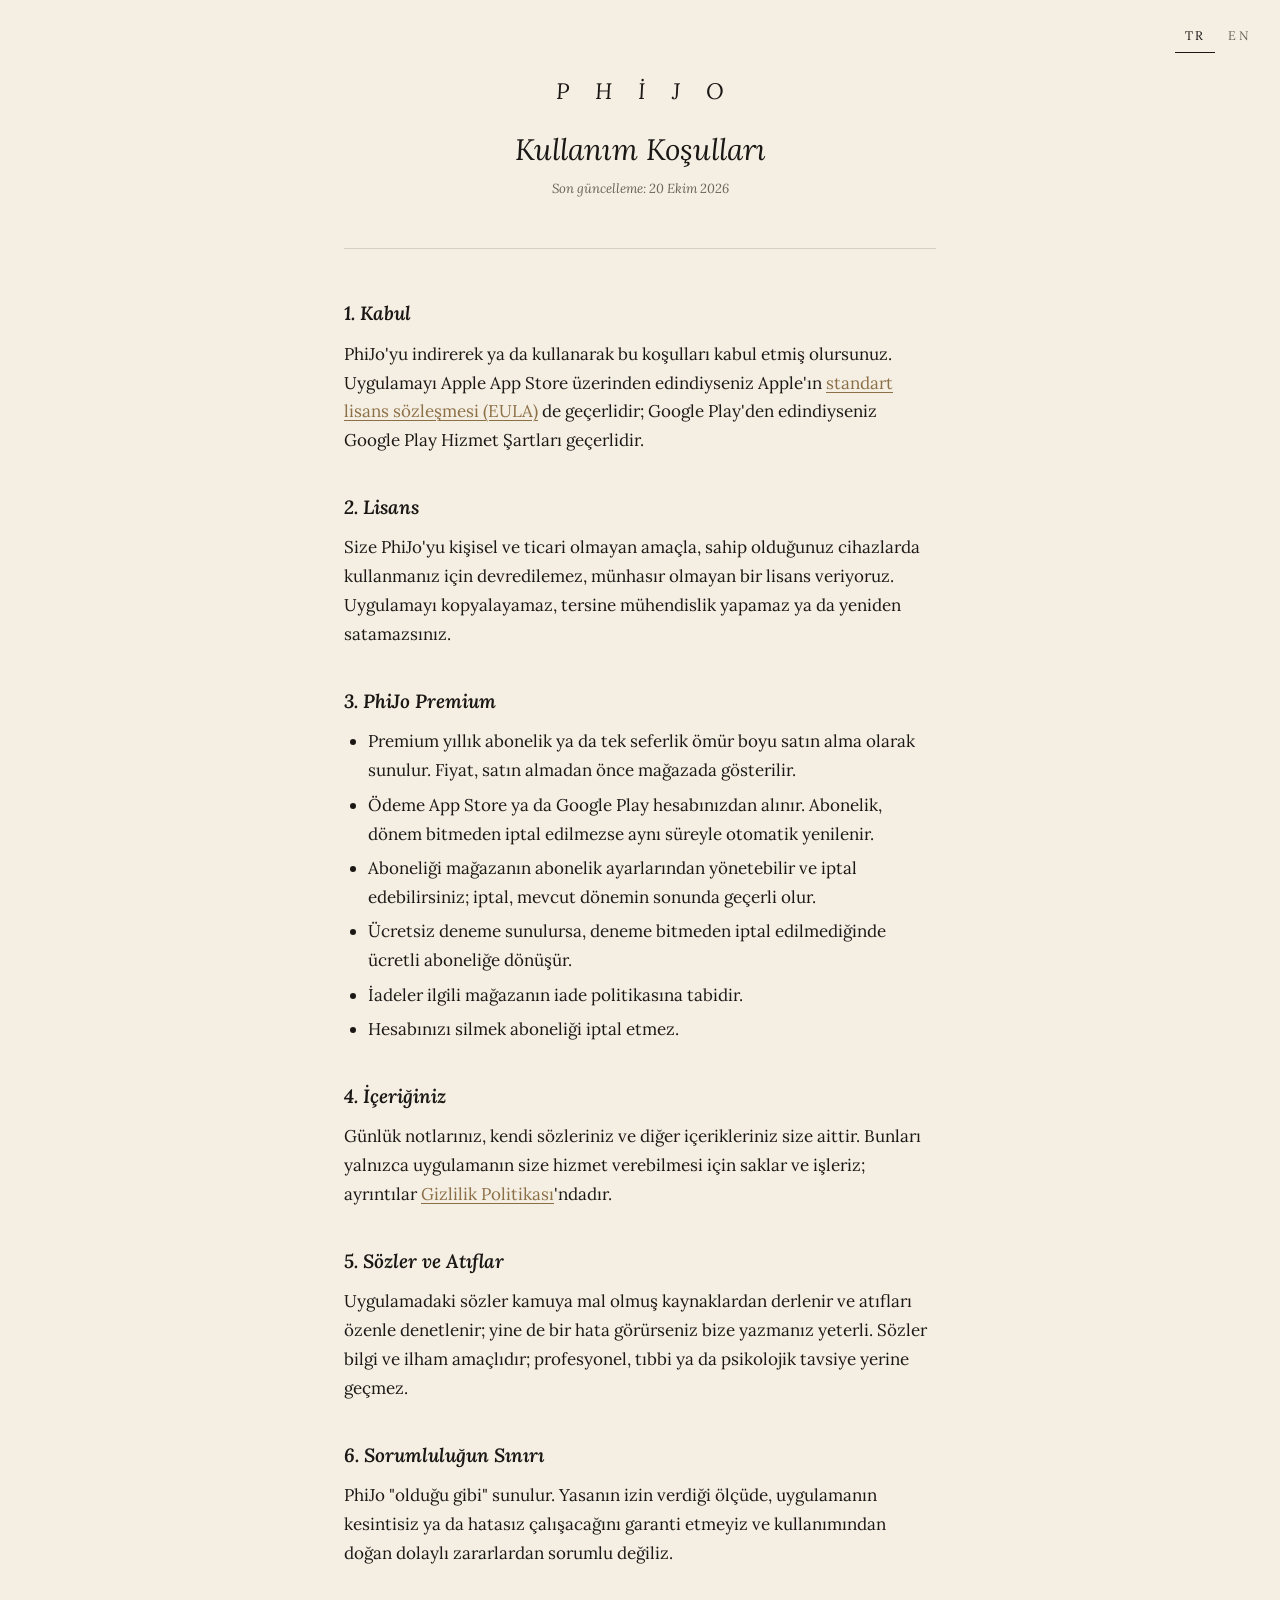
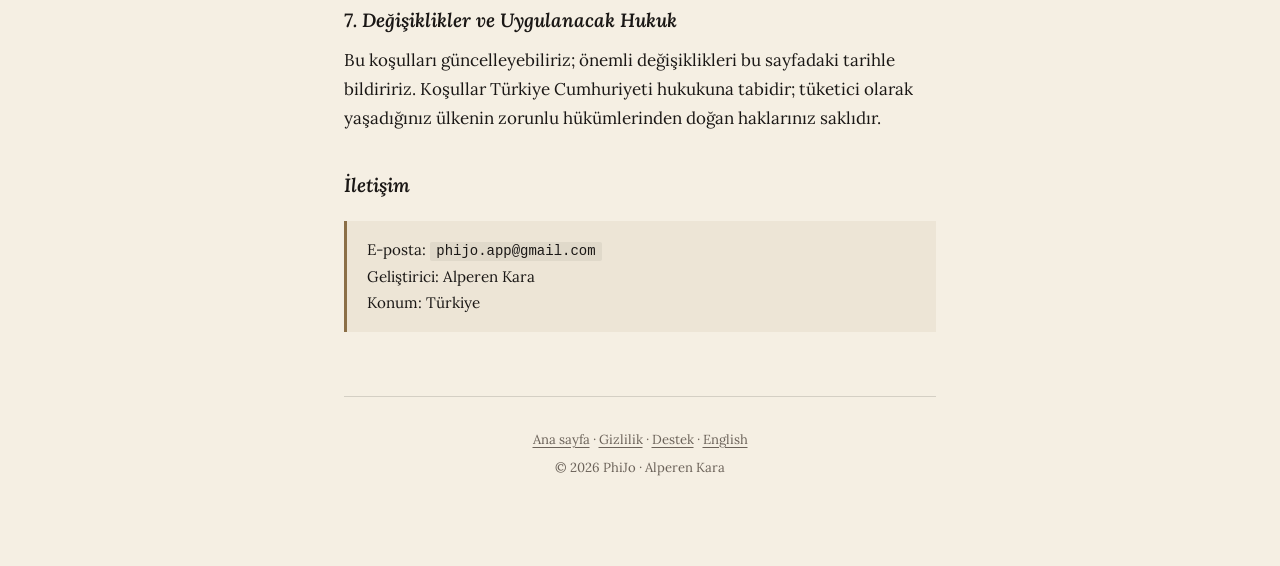
<file: terms.html>
<!DOCTYPE html>
<html lang="tr">
<head>
  <meta charset="UTF-8">
  <meta name="viewport" content="width=device-width, initial-scale=1.0">
  <title>PhiJo — Kullanım Koşulları</title>
  <meta name="description" content="PhiJo kullanım koşulları ve Premium abonelik şartları.">
  <link rel="stylesheet" href="style.css">
  <link rel="preconnect" href="https://fonts.googleapis.com">
  <link rel="preconnect" href="https://fonts.gstatic.com" crossorigin>
  <link href="https://fonts.googleapis.com/css2?family=Lora:ital,wght@0,400;0,600;1,400;1,600&display=swap" rel="stylesheet">
</head>
<body>
  <nav class="lang-switch">
    <a href="terms.html" class="active">TR</a>
    <a href="terms-en.html">EN</a>
  </nav>

  <main>
    <header class="page-head">
      <div class="brand">P H İ J O</div>
      <h1 class="page-title">Kullanım Koşulları</h1>
      <p class="updated">Son güncelleme: 20 Ekim 2026</p>
    </header>

    <section>
      <h3>1. Kabul</h3>
      <p>
        PhiJo'yu indirerek ya da kullanarak bu koşulları kabul etmiş olursunuz. Uygulamayı
        Apple App Store üzerinden edindiyseniz Apple'ın
        <a href="https://www.apple.com/legal/internet-services/itunes/dev/stdeula/" target="_blank" rel="noopener">standart lisans sözleşmesi (EULA)</a>
        de geçerlidir; Google Play'den edindiyseniz Google Play Hizmet Şartları geçerlidir.
      </p>
    </section>

    <section>
      <h3>2. Lisans</h3>
      <p>
        Size PhiJo'yu kişisel ve ticari olmayan amaçla, sahip olduğunuz cihazlarda kullanmanız için
        devredilemez, münhasır olmayan bir lisans veriyoruz. Uygulamayı kopyalayamaz, tersine
        mühendislik yapamaz ya da yeniden satamazsınız.
      </p>
    </section>

    <section>
      <h3>3. PhiJo Premium</h3>
      <ul>
        <li>Premium yıllık abonelik ya da tek seferlik ömür boyu satın alma olarak sunulur. Fiyat, satın almadan önce mağazada gösterilir.</li>
        <li>Ödeme App Store ya da Google Play hesabınızdan alınır. Abonelik, dönem bitmeden iptal edilmezse aynı süreyle otomatik yenilenir.</li>
        <li>Aboneliği mağazanın abonelik ayarlarından yönetebilir ve iptal edebilirsiniz; iptal, mevcut dönemin sonunda geçerli olur.</li>
        <li>Ücretsiz deneme sunulursa, deneme bitmeden iptal edilmediğinde ücretli aboneliğe dönüşür.</li>
        <li>İadeler ilgili mağazanın iade politikasına tabidir.</li>
        <li>Hesabınızı silmek aboneliği iptal etmez.</li>
      </ul>
    </section>

    <section>
      <h3>4. İçeriğiniz</h3>
      <p>
        Günlük notlarınız, kendi sözleriniz ve diğer içerikleriniz size aittir. Bunları yalnızca
        uygulamanın size hizmet verebilmesi için saklar ve işleriz; ayrıntılar
        <a href="privacy.html">Gizlilik Politikası</a>'ndadır.
      </p>
    </section>

    <section>
      <h3>5. Sözler ve Atıflar</h3>
      <p>
        Uygulamadaki sözler kamuya mal olmuş kaynaklardan derlenir ve atıfları özenle denetlenir;
        yine de bir hata görürseniz bize yazmanız yeterli. Sözler bilgi ve ilham amaçlıdır;
        profesyonel, tıbbi ya da psikolojik tavsiye yerine geçmez.
      </p>
    </section>

    <section>
      <h3>6. Sorumluluğun Sınırı</h3>
      <p>
        PhiJo "olduğu gibi" sunulur. Yasanın izin verdiği ölçüde, uygulamanın kesintisiz ya da
        hatasız çalışacağını garanti etmeyiz ve kullanımından doğan dolaylı zararlardan sorumlu değiliz.
      </p>
    </section>

    <section>
      <h3>7. Değişiklikler ve Uygulanacak Hukuk</h3>
      <p>
        Bu koşulları güncelleyebiliriz; önemli değişiklikleri bu sayfadaki tarihle bildiririz.
        Koşullar Türkiye Cumhuriyeti hukukuna tabidir; tüketici olarak yaşadığınız ülkenin
        zorunlu hükümlerinden doğan haklarınız saklıdır.
      </p>
    </section>

    <section>
      <h3>İletişim</h3>
      <div class="callout">
        E-posta: <span class="email">phijo.app@gmail.com</span><br>
        Geliştirici: Alperen Kara<br>
        Konum: Türkiye
      </div>
    </section>

    <footer>
      <p><a href="index.html">Ana sayfa</a> · <a href="privacy.html">Gizlilik</a> · <a href="support.html">Destek</a> · <a href="terms-en.html">English</a></p>
      <p>&copy; 2026 PhiJo · Alperen Kara</p>
    </footer>
  </main>
</body>
</html>
</file>
<file: home.css>
/* PhiJo landing. Legal and support pages use style.css.
   Block colors come from the App Store screenshots (marketing/screenshots/render.mjs).
   Italic is reserved for quoted words. */

:root {
  --paper: #F5EFE3;
  --ink: #1A1715;
  --ink-soft: #3D352E;
  --muted: #6B6259;
  --accent: #7A5C36;
  --line: rgba(26, 23, 21, 0.16);
  --card: #2A1C13;
  --cream: #F8F1E3;
  --gold: #E6C896;
  --grain-opacity: 0.32;
  --serif: 'Lora', 'EB Garamond', Georgia, 'Times New Roman', serif;
  --gutter: clamp(1.25rem, 5vw, 3.5rem);
}

@media (prefers-color-scheme: dark) {
  :root {
    --paper: #1A1715;
    --ink: #F5EFE3;
    --ink-soft: #DDD4C5;
    --muted: #AFA494;
    --accent: #C9A878;
    --line: rgba(245, 239, 227, 0.18);
    --card: #2E2620;
    --grain-opacity: 0.06;
  }
}

* { box-sizing: border-box; margin: 0; padding: 0; }

html {
  -webkit-text-size-adjust: 100%;
  background: var(--paper);
}

body {
  position: relative;
  background: var(--paper);
  color: var(--ink);
  font-family: var(--serif);
  font-size: 1.0625rem;
  line-height: 1.6;
  overflow-x: clip;
  -webkit-font-smoothing: antialiased;
  -moz-osx-font-smoothing: grayscale;
}

/* The app's own paper texture */
body::before {
  content: '';
  position: absolute;
  inset: 0;
  background: url('assets/paper-grain.webp') 0 0 / 256px;
  opacity: var(--grain-opacity);
  pointer-events: none;
}

body > * { position: relative; }

a {
  color: inherit;
  text-decoration-thickness: 1px;
  text-underline-offset: 0.18em;
}

:focus-visible {
  outline: 2px solid var(--gold);
  outline-offset: 3px;
  border-radius: 3px;
}

img { display: block; max-width: 100%; height: auto; }

.wrap {
  max-width: 1200px;
  margin-inline: auto;
  padding-inline: var(--gutter);
}

.display {
  font-weight: 400;
  font-size: clamp(3.5rem, 9.5vw, 8rem);
  line-height: 1;
  letter-spacing: -0.025em;
}

.lead {
  max-width: 31rem;
  margin-top: clamp(1.25rem, 2.5vw, 2rem);
  font-size: clamp(1.15rem, 1.7vw, 1.375rem);
  line-height: 1.5;
  text-wrap: pretty;
}

.lead + .lead { margin-top: 0.9rem; }

.fine {
  max-width: 31rem;
  margin-top: 1.1rem;
  font-size: 0.95rem;
  opacity: 0.75;
  text-wrap: pretty;
}

.badge { display: inline-block; border-radius: 7px; transition: transform 0.25s ease; }
.badge:hover { transform: translateY(-2px); }
.badge img { width: 165px; height: 55px; }

/* ---------- Header: the app's syllable corners ---------- */

.top {
  display: grid;
  grid-template-columns: 1fr auto 1fr;
  align-items: start;
  padding: clamp(1rem, 3vw, 1.75rem) clamp(1rem, 4vw, 2.5rem) 0;
}

.corner {
  display: inline-flex;
  flex-direction: column;
  min-width: 44px;
  min-height: 44px;
  font-size: 0.72rem;
  line-height: 1.45;
  letter-spacing: 0.3em;
  text-transform: uppercase;
  text-decoration: none;
  color: var(--muted);
}

.corner:hover { color: var(--ink); }
.corner-left { justify-self: start; }
.corner-right { justify-self: end; text-align: right; }

.masthead { text-align: center; }

.brand {
  font-size: 1.15rem;
  font-weight: 400;
  letter-spacing: 0.42em;
  padding-left: 0.42em;
  color: var(--ink-soft);
}

.date {
  font-size: 0.82rem;
  letter-spacing: 0.06em;
  color: var(--muted);
  min-height: 1.4em;
}

/* ---------- Today's quote ---------- */

.today {
  min-height: 86svh;
  display: flex;
  flex-direction: column;
  align-items: center;
  justify-content: center;
  text-align: center;
  padding: clamp(2rem, 5vh, 3.5rem) var(--gutter) clamp(3rem, 7vh, 4.5rem);
}

.today-figure {
  max-width: 66rem;
  width: 100%;
  transition: opacity 0.5s ease;
}

.js .today-figure[data-state='pending'] { opacity: 0; }

.today-label {
  font-size: 0.95rem;
  color: var(--muted);
}

.mark {
  display: block;
  height: 0.62em;
  margin-top: 0.75rem;
  font-size: clamp(4rem, 8vw, 6.5rem);
  line-height: 1;
  font-weight: 500;
  color: #B08A5E;
}

.today-quote {
  font-style: italic;
  font-size: clamp(2.25rem, 6vw, 5rem);
  line-height: 1.16;
  letter-spacing: -0.012em;
  text-wrap: balance;
}

.today-quote.is-long {
  font-size: clamp(1.75rem, 4.2vw, 3.4rem);
  line-height: 1.24;
}

.today-cite {
  margin-top: clamp(1.25rem, 3vh, 2rem);
  font-size: 1.1rem;
  color: var(--ink-soft);
}

.today-source { color: var(--muted); }

.original { margin-top: 1rem; }
.original[hidden] { display: none; }

.original-text {
  font-style: italic;
  font-size: clamp(1rem, 1.6vw, 1.2rem);
  color: var(--ink-soft);
  text-wrap: balance;
}

.original-lang {
  font-size: 0.85rem;
  color: var(--accent);
}

.today-foot {
  margin-top: clamp(1.75rem, 4vh, 2.75rem);
  display: flex;
  flex-direction: column;
  align-items: center;
  gap: 1.25rem;
}

.lede {
  max-width: 33rem;
  font-size: 1.1rem;
  color: var(--ink-soft);
  text-wrap: pretty;
}

/* ---------- Color blocks ---------- */

.block {
  --base: #4a3322;
  --glow: #7a5635;
  --deep: #281a10;
  position: relative;
  overflow: clip;
  color: var(--cream);
  background:
    radial-gradient(85% 75% at 22% 12%, var(--glow) 0%, transparent 62%),
    radial-gradient(90% 80% at 85% 100%, var(--deep) 0%, transparent 70%),
    var(--base);
}

.block::before {
  content: '';
  position: absolute;
  inset: 0;
  background: url('assets/paper-grain.webp') 0 0 / 256px;
  opacity: 0.1;
  mix-blend-mode: overlay;
  pointer-events: none;
}

.block > * { position: relative; }

.terracotta { --base: #8a4a2c; --glow: #b8703f; --deep: #4f2817; }
.ochre { --base: #6b4a1d; --glow: #9a6d29; --deep: #3a2710; }
.oxblood { --base: #6a2a22; --glow: #94402f; --deep: #351310; }
.sage { --base: #33402e; --glow: #516440; --deep: #1a2216; }
.plum { --base: #43304c; --glow: #6c4d7a; --deep: #241729; }
.charcoal { --base: #2f2922; --glow: #4d4030; --deep: #16120d; }
.teal { --base: #234038; --glow: #356f5d; --deep: #102b25; }
.slate { --base: #2b3a4b; --glow: #445a72; --deep: #161f2a; }

.block-grid {
  display: grid;
  grid-template-columns: minmax(0, 1.1fr) minmax(0, 0.9fr);
  gap: clamp(2rem, 5vw, 5rem);
  padding-top: clamp(4rem, 8vw, 7rem);
}

.block-text { padding-bottom: clamp(3.5rem, 7vw, 6rem); }

.flip > .block-text { order: 2; }

.phone {
  --pw: clamp(270px, 29vw, 380px);
  --crop: 0.62;
  width: var(--pw);
  justify-self: center;
  align-self: end;
  margin-bottom: calc(var(--pw) * var(--crop) * -1);
  filter: drop-shadow(0 28px 44px rgba(0, 0, 0, 0.48));
}

.phone-widget { width: calc(var(--pw) * 1.166); --crop: 0.82; }
.phone-streak { --crop: 0.28; }

/* ---------- Journal ---------- */

.sheet {
  position: relative;
  justify-self: center;
  align-self: center;
  width: min(100%, 27rem);
  margin-bottom: clamp(5rem, 8vw, 7rem);
  padding: clamp(2rem, 4vw, 3rem) clamp(1.5rem, 3vw, 2.5rem) clamp(9rem, 15vw, 11rem);
  background: #F5EFE3;
  color: #1A1715;
  border-radius: 4px;
  text-align: center;
  box-shadow: 0 34px 60px -26px rgba(0, 0, 0, 0.65);
}

.sheet-quote {
  font-style: italic;
  font-size: clamp(1.45rem, 2.6vw, 1.95rem);
  line-height: 1.28;
  text-wrap: balance;
}

.sheet-author {
  margin-top: 0.7rem;
  font-size: 0.95rem;
  color: #6B6259;
}

.sticky {
  --tilt: -3deg;
  position: absolute;
  left: clamp(-1.5rem, -2vw, -0.5rem);
  bottom: clamp(-3.5rem, -4vw, -2rem);
  width: 86%;
  padding: 1.5rem 1.35rem 1rem;
  background: #E8DBA9;
  color: #3A3220;
  font-size: clamp(1.02rem, 1.5vw, 1.15rem);
  line-height: 1.4;
  text-align: left;
  transform: rotate(var(--tilt));
  box-shadow: 0 20px 28px -14px rgba(0, 0, 0, 0.6);
}

.sticky::before {
  content: '';
  position: absolute;
  top: -0.7rem;
  left: 38%;
  width: 5rem;
  height: 1.4rem;
  background: rgba(255, 252, 240, 0.6);
  transform: rotate(1.5deg);
}

.sticky-date {
  display: block;
  margin-top: 0.5rem;
  font-size: 0.78rem;
  opacity: 0.7;
}

/* ---------- Types ---------- */

.types-grid {
  display: grid;
  grid-template-columns: minmax(0, 1.25fr) minmax(0, 0.75fr);
  gap: clamp(1rem, 4vw, 4rem);
  align-items: center;
  padding-block: clamp(4rem, 8vw, 7rem);
}

.glyphs {
  display: flex;
  flex-wrap: wrap;
  gap: 0.35rem;
  margin-top: clamp(1.75rem, 3.5vw, 2.75rem);
}

.glyph {
  width: 3.25rem;
  height: 3.25rem;
  border: 1px solid rgba(248, 241, 227, 0.26);
  border-radius: 50%;
  background: none;
  color: var(--cream);
  font-family: 'Apple Symbols', 'Segoe UI Symbol', var(--serif);
  font-size: 1.35rem;
  line-height: 1;
  cursor: pointer;
  transition: background 0.2s ease, color 0.2s ease, transform 0.25s ease;
}

.glyph:hover { transform: translateY(-2px); border-color: var(--gold); }

.glyph[aria-pressed='true'] {
  background: var(--gold);
  border-color: var(--gold);
  color: #241729;
}

.type-panel { margin-top: 1.5rem; min-height: 8rem; }

.type-name {
  font-weight: 400;
  font-size: clamp(1.75rem, 3.2vw, 2.5rem);
  line-height: 1.2;
}

.type-desc {
  margin-top: 0.4rem;
  max-width: 30rem;
  font-size: 1.05rem;
  opacity: 0.85;
  text-wrap: pretty;
}

.type-big {
  display: block;
  text-align: center;
  font-family: 'Apple Symbols', 'Segoe UI Symbol', var(--serif);
  font-size: clamp(9rem, 24vw, 21rem);
  line-height: 1;
  color: var(--gold);
}

.swap { animation: swap 0.5s cubic-bezier(0.22, 1, 0.36, 1); }

@keyframes swap {
  from { opacity: 0; transform: translateY(8px) scale(0.97); }
  to { opacity: 1; transform: none; }
}

/* ---------- Sources ---------- */

.sources { padding-block: clamp(4rem, 8vw, 7rem); }

.spec {
  list-style: none;
  margin-top: clamp(2.5rem, 5vw, 4rem);
}

.spec li {
  padding-block: clamp(1.5rem, 3.2vw, 2.5rem);
  border-top: 1px solid rgba(248, 241, 227, 0.2);
}

.spec-orig {
  font-style: italic;
  font-size: clamp(1.9rem, 5.2vw, 4.5rem);
  line-height: 1.12;
  letter-spacing: -0.012em;
  text-wrap: balance;
}

.spec-meta {
  display: flex;
  flex-wrap: wrap;
  justify-content: space-between;
  gap: 0.25rem 2rem;
  margin-top: 0.9rem;
}

.spec-trans { font-size: 1.05rem; }

.spec-ref {
  font-size: 0.95rem;
  color: var(--gold);
}

/* ---------- Authors ---------- */

.paper-section { padding-block: clamp(4rem, 8vw, 7rem); }

.authors {
  list-style: none;
  margin-top: clamp(1.75rem, 3.5vw, 3rem);
  font-size: clamp(1.4rem, 3vw, 2.35rem);
  line-height: 1.38;
  letter-spacing: -0.005em;
  text-wrap: pretty;
}

.authors li { display: inline; }

.authors li:not(:last-child)::after {
  content: ' · ';
  color: #B08A5E;
}

/* ---------- Free and Premium ---------- */

.plans-section { padding-block: 0 clamp(4rem, 8vw, 7rem); }

.plans {
  display: grid;
  grid-template-columns: repeat(2, minmax(0, 1fr));
  gap: clamp(1rem, 2vw, 1.5rem);
  align-items: stretch;
}

.plan {
  padding: clamp(1.5rem, 3vw, 2.5rem);
  border-radius: 1.5rem;
  border: 1px solid var(--line);
}

.plan-premium {
  background: var(--card);
  border-color: transparent;
  color: var(--cream);
}

.plan h3 {
  font-weight: 400;
  font-size: clamp(1.75rem, 3vw, 2.5rem);
  line-height: 1.15;
  margin-bottom: 1.1rem;
}

.plan-premium h3 { color: var(--gold); }

.plan ul { list-style: none; }

.plan li {
  padding-block: 0.55rem;
  border-top: 1px solid var(--line);
  line-height: 1.4;
}

.plan-premium li { border-top-color: rgba(248, 241, 227, 0.18); }

.plans-note {
  margin-top: 1.25rem;
  color: var(--muted);
  text-wrap: pretty;
}

/* ---------- Closing ---------- */

.closing {
  padding-block: clamp(4.5rem, 9vw, 8rem);
  text-align: center;
}

.icons {
  display: flex;
  justify-content: center;
  margin-bottom: clamp(2rem, 4vw, 3rem);
}

.icons img {
  width: clamp(4.25rem, 10vw, 7.5rem);
  height: auto;
  margin-inline: clamp(-0.7rem, -1vw, -0.4rem);
  border-radius: 22.5%;
  box-shadow: 0 18px 30px -14px rgba(0, 0, 0, 0.6);
  transition: transform 0.35s cubic-bezier(0.22, 1, 0.36, 1);
}

.icons img:nth-child(1) { transform: rotate(-9deg) translateY(8px); }
.icons img:nth-child(2) { transform: rotate(-3deg); z-index: 1; }
.icons img:nth-child(3) { transform: rotate(3deg); z-index: 1; }
.icons img:nth-child(4) { transform: rotate(9deg) translateY(8px); }
.icons:hover img { transform: none; }

.closing .lead,
.closing .fine { margin-inline: auto; }

.closing .badge { margin-top: clamp(2rem, 3.5vw, 3rem); }

.maker {
  margin-top: clamp(2.5rem, 5vw, 4rem);
  padding-top: 1.75rem;
  border-top: 1px solid rgba(248, 241, 227, 0.2);
}

/* ---------- Contact: an envelope that opens ---------- */

.contact-grid {
  display: grid;
  grid-template-columns: minmax(0, 1fr) minmax(0, 1fr);
  gap: clamp(2.5rem, 5vw, 5rem);
  align-items: center;
  padding-block: clamp(4.5rem, 8vw, 7rem);
}

.contact-actions {
  display: flex;
  flex-wrap: wrap;
  gap: 0.75rem;
  margin-top: clamp(1.5rem, 3vw, 2.25rem);
}

.contact-btn {
  display: inline-flex;
  align-items: center;
  justify-content: center;
  min-height: 48px;
  padding: 0.6rem 1.5rem;
  border: 1px solid rgba(248, 241, 227, 0.4);
  border-radius: 999px;
  background: none;
  color: var(--cream);
  font: inherit;
  font-size: 1rem;
  text-decoration: none;
  cursor: pointer;
  transition: background 0.2s ease, color 0.2s ease, border-color 0.2s ease, transform 0.25s ease;
}

.contact-btn:hover { transform: translateY(-2px); border-color: var(--cream); }

.contact-btn-primary {
  background: var(--cream);
  border-color: var(--cream);
  color: #1F2A36;
}

.contact-btn[data-copied] {
  background: var(--gold);
  border-color: var(--gold);
  color: #1F2A36;
}

.envelope {
  --env-w: min(100%, 31rem);
  position: relative;
  width: var(--env-w);
  aspect-ratio: 3 / 2;
  justify-self: center;
  margin-top: clamp(9.5rem, 15vw, 12rem);
  perspective: 1400px;
  filter: drop-shadow(0 34px 40px rgba(0, 0, 0, 0.42));
}

.env-back,
.env-front,
.env-bottom {
  position: absolute;
  inset: 0;
  border-radius: 6px;
}

.env-back { background: #BFB29A; z-index: 1; }

.env-front {
  z-index: 4;
  background: #E4D8C0;
  clip-path: polygon(0 0, 50% 54%, 100% 0, 100% 100%, 0 100%);
  pointer-events: none;
}

.env-bottom {
  z-index: 5;
  background: #EFE5D1;
  clip-path: polygon(0 100%, 50% 46%, 100% 100%);
  pointer-events: none;
}

.env-flap {
  position: absolute;
  inset: 0 0 auto;
  height: 58%;
  z-index: 2;
  transform: rotateX(180deg);
  transform-origin: 50% 0;
  transform-style: preserve-3d;
}

.env-flap-shape {
  position: absolute;
  inset: 0;
  background: #D8CBB1;
  clip-path: polygon(0 0, 100% 0, 50% 100%);
}

.env-seal {
  position: absolute;
  left: 50%;
  bottom: -6%;
  width: 19%;
  aspect-ratio: 1;
  translate: -50% 0;
  display: grid;
  place-items: center;
  border-radius: 50%;
  background: radial-gradient(circle at 35% 30%, #A64B3A, #70261D 72%);
  box-shadow: 0 3px 8px rgba(0, 0, 0, 0.4), inset 0 0 0 3px rgba(0, 0, 0, 0.12);
  color: #EBC9A6;
  font-size: clamp(1.1rem, 2.6vw, 1.75rem);
  line-height: 1;
  backface-visibility: hidden;
}

.letter {
  position: absolute;
  left: 5%;
  right: 5%;
  bottom: 5%;
  height: 88%;
  z-index: 3;
  padding: clamp(1rem, 2.4vw, 1.6rem) clamp(1rem, 2.6vw, 1.75rem);
  background: #F8F1E3;
  color: #1A1715;
  border-radius: 3px;
  transform: translateY(-60%);
  transition: transform 0.45s cubic-bezier(0.22, 1, 0.36, 1);
}

.envelope:hover .letter { transform: translateY(-64%); }

/* Ruled lines, waiting to be written on */
.letter::after {
  content: '';
  position: absolute;
  inset: 44% clamp(1rem, 2.6vw, 1.75rem) 0;
  background: repeating-linear-gradient(
    to bottom,
    rgba(26, 23, 21, 0.13) 0 1px,
    transparent 1px clamp(1.35rem, 3vw, 1.9rem)
  );
  pointer-events: none;
}

.letter-hello {
  font-style: italic;
  font-size: clamp(1rem, 2vw, 1.25rem);
  line-height: 1.3;
  padding-right: 22%;
}

.letter-mail {
  display: inline-block;
  margin-top: clamp(0.35rem, 1vw, 0.6rem);
  font-size: clamp(1.15rem, 2.55vw, 1.75rem);
  line-height: 1.25;
  letter-spacing: -0.01em;
  color: #70261D;
  text-underline-offset: 0.16em;
}

.stamp {
  position: absolute;
  top: clamp(0.65rem, 1.6vw, 1rem);
  right: clamp(0.65rem, 1.6vw, 1rem);
  width: 16%;
  padding: 6px;
  background: #fff;
  rotate: 4deg;
  /* Perforated edge: holes tile across, a solid center keeps the icon whole */
  --hole: radial-gradient(circle, transparent 1.7px, #000 2px) -3px -3px / 7px 7px;
  --center: linear-gradient(#000 0 0) center / calc(100% - 8px) calc(100% - 8px) no-repeat;
  -webkit-mask: var(--hole), var(--center);
  mask: var(--hole), var(--center);
}

/* Sealed until it scrolls into view, then: flap, then letter. */
.motion .envelope:not(.in) .env-flap { transform: none; z-index: 6; }
.motion .envelope:not(.in) .letter { transform: none; }

.motion .env-flap {
  transition:
    transform 0.9s cubic-bezier(0.45, 0, 0.2, 1) 0.2s,
    z-index 0s linear 0.65s;
}

.motion .envelope.in .letter {
  transition: transform 1s cubic-bezier(0.2, 1.1, 0.35, 1) 0.95s;
}

.motion .envelope.opened .letter {
  transition: transform 0.45s cubic-bezier(0.22, 1, 0.36, 1);
}

/* ---------- Footer ---------- */

.foot {
  padding-block: 1.25rem 1.75rem;
  font-size: 0.875rem;
  color: var(--muted);
}

.foot .wrap {
  display: flex;
  flex-wrap: wrap;
  justify-content: space-between;
  gap: 0 2rem;
}

.foot-nav {
  display: flex;
  flex-wrap: wrap;
  gap: 0 1.1rem;
}

.foot-nav a {
  display: inline-block;
  padding-block: 0.6rem;
  text-decoration: none;
}

.foot-nav a:hover { color: var(--ink); text-decoration: underline; }

.foot-copy { padding-block: 0.6rem; }

/* ---------- Streak counter ---------- */

.streak-count {
  display: flex;
  align-items: center;
  gap: 0.2em;
  margin-top: clamp(1.25rem, 2.5vw, 2rem);
  font-size: clamp(3.25rem, 6vw, 5rem);
  line-height: 1;
  color: var(--gold);
  font-variant-numeric: tabular-nums;
}

.flame {
  width: 0.8em;
  height: 0.8em;
  fill: currentColor;
  transform-origin: 50% 90%;
}

.flame-core { fill: #6a2a22; }

/* ---------- Motion. Hidden states live under .motion, which home.js sets only
   when it is running and the reader has not asked for reduced motion. ---------- */

/* If home.js never runs, the quote still appears. */
.js .today-figure[data-state='pending'] { animation: failsafe 0s linear 3s forwards; }
@keyframes failsafe { to { opacity: 1; } }

/* Today's quote: word by word, then everything under it */
.motion .today-quote .word {
  display: inline-block;
  opacity: 0;
  transform: translateY(0.4em);
  filter: blur(8px);
}

.motion .today.play .today-quote .word {
  opacity: 1;
  transform: none;
  filter: blur(0);
  transition:
    opacity 0.7s ease calc(var(--i) * 70ms + 250ms),
    transform 0.9s cubic-bezier(0.22, 1, 0.36, 1) calc(var(--i) * 70ms + 250ms),
    filter 0.7s ease calc(var(--i) * 70ms + 250ms);
}

.motion .today-label,
.motion .mark,
.motion .today-cite,
.motion .original,
.motion .lede,
.motion .today-foot .badge {
  opacity: 0;
  translate: 0 14px;
}

.motion .today.play .today-label,
.motion .today.play .mark {
  opacity: 1;
  translate: 0 0;
  transition: opacity 0.7s ease, translate 0.9s cubic-bezier(0.22, 1, 0.36, 1);
}

.motion .today.play .today-cite,
.motion .today.play .original,
.motion .today.play .lede,
.motion .today.play .today-foot .badge {
  opacity: 1;
  translate: 0 0;
  transition:
    opacity 0.8s ease calc(var(--after) + var(--step, 0ms)),
    translate 0.9s cubic-bezier(0.22, 1, 0.36, 1) calc(var(--after) + var(--step, 0ms));
}

.motion .today.play .original { --step: 180ms; }
.motion .today.play .lede { --step: 360ms; }
.motion .today.play .today-foot .badge { --step: 520ms; }

/* Big titles rise out of a mask */
.motion .display .mask {
  display: inline-block;
  overflow: clip;
  padding-block: 0.08em 0.24em;
  margin-block: -0.08em -0.24em;
  vertical-align: top;
}

.motion .display .mask > span {
  display: inline-block;
  transform: translateY(115%) rotate(4deg);
  transform-origin: 0 100%;
  transition: transform 1.1s cubic-bezier(0.16, 1, 0.3, 1) calc(var(--i, 0) * 90ms);
}

.motion .display.in .mask > span { transform: none; }

/* Text follows the title */
.motion .lead,
.motion .fine,
.motion .plans-note,
.motion .glyphs,
.motion .type-panel,
.motion .streak-count,
.motion .closing .badge {
  transition: opacity 0.9s ease 0.25s, translate 1s cubic-bezier(0.22, 1, 0.36, 1) 0.25s;
}

.motion .lead:not(.in),
.motion .fine:not(.in),
.motion .plans-note:not(.in),
.motion .glyphs:not(.in),
.motion .type-panel:not(.in),
.motion .streak-count:not(.in),
.motion .closing .badge:not(.in) {
  opacity: 0;
  translate: 0 26px;
}

/* Phones and the sheet are moved by the scroll handler in home.js */
.motion .phone,
.motion .sheet { will-change: transform; }

/* The note lands on the page, then the tape goes on */
.motion .sheet:not(.in) .sticky { opacity: 0; }

.motion .sheet.in .sticky {
  animation: stick 0.75s cubic-bezier(0.2, 1.5, 0.4, 1) 0.35s both;
}

@keyframes stick {
  from { opacity: 0; transform: translate(50px, -110px) rotate(-16deg) scale(1.3); }
  35% { opacity: 1; }
  to { opacity: 1; transform: rotate(var(--tilt)); }
}

.motion .sheet:not(.in) .sticky::before { transform: rotate(1.5deg) scaleX(0); }

.motion .sticky::before {
  transform-origin: 0 50%;
  transition: transform 0.4s ease 1.05s;
}

/* Streak flame */
.motion .flame { animation: flicker 2.4s ease-in-out infinite; }

@keyframes flicker {
  0%, 100% { transform: scale(1) rotate(-1deg); }
  30% { transform: scale(1.06, 1.12) rotate(2deg); }
  55% { transform: scale(0.97, 1.03) rotate(-2deg); }
  80% { transform: scale(1.04, 1.08) rotate(1deg); }
}

/* Type glyph */
.motion .type-big { animation: float 6s ease-in-out infinite; }

.motion .type-big.swap {
  animation:
    glyph-in 0.8s cubic-bezier(0.2, 1.3, 0.4, 1),
    float 6s ease-in-out 0.8s infinite;
}

@keyframes float {
  0%, 100% { transform: translateY(-8px) rotate(-3deg); }
  50% { transform: translateY(8px) rotate(3deg); }
}

@keyframes glyph-in {
  from { opacity: 0; transform: scale(0.55) rotate(-35deg); }
  to { opacity: 1; transform: translateY(-8px) rotate(-3deg); }
}

/* Plans */
.motion .plan { transition: opacity 0.9s ease, translate 1s cubic-bezier(0.22, 1, 0.36, 1); }
.motion .plan-premium { transition-delay: 0.15s; }
.motion .plan:not(.in) { opacity: 0; translate: 0 50px; }

.motion .plan li {
  transition: opacity 0.6s ease calc(var(--i) * 55ms + 0.3s), translate 0.7s ease calc(var(--i) * 55ms + 0.3s);
}

.motion .plan:not(.in) li { opacity: 0; translate: -14px 0; }

/* Icons deal out from a single stack */
.motion .icons img {
  transition: transform 1s cubic-bezier(0.2, 1.35, 0.4, 1) 0.1s, opacity 0.5s ease 0.1s;
}

.motion .icons:not(.in) img { opacity: 0; }
.motion .icons:not(.in) img:nth-child(1) { transform: translateX(135%) scale(0.8); }
.motion .icons:not(.in) img:nth-child(2) { transform: translateX(45%) scale(0.8); }
.motion .icons:not(.in) img:nth-child(3) { transform: translateX(-45%) scale(0.8); }
.motion .icons:not(.in) img:nth-child(4) { transform: translateX(-135%) scale(0.8); }

@media (prefers-reduced-motion: reduce) {
  .today-figure, .badge, .glyph, .icons img { transition: none; }
  .swap { animation: none; }
}

/* ---------- Narrow ---------- */

@media (max-width: 860px) {
  .block-grid,
  .contact-grid,
  .types-grid { grid-template-columns: minmax(0, 1fr); }
  .flip > .block-text { order: 0; }
  .block-text { padding-bottom: 0.5rem; }
  .phone { --pw: min(70vw, 320px); }
  .phone-widget { justify-self: center; --crop: 0.95; }
  .phone-streak { --crop: 0.5; }
  .sheet { margin-top: 1rem; margin-bottom: 5.5rem; }
  .type-big { order: -1; text-align: left; font-size: clamp(7rem, 34vw, 11rem); }
  .plans { grid-template-columns: minmax(0, 1fr); }
  .spec-meta { flex-direction: column; }
}
</file>
<file: style.css>
:root {
  --paper: #F5EFE3;
  --ink: #1A1715;
  --muted: #6B6259;
  --accent: #8B6F47;
  --line: rgba(26, 23, 21, 0.15);
}

* { box-sizing: border-box; margin: 0; padding: 0; }

html { -webkit-text-size-adjust: 100%; }

body {
  background: var(--paper);
  color: var(--ink);
  font-family: 'Lora', Georgia, 'Times New Roman', serif;
  line-height: 1.7;
  font-size: 17px;
  -webkit-font-smoothing: antialiased;
  -moz-osx-font-smoothing: grayscale;
}

.lang-switch {
  position: fixed;
  top: 1.25rem;
  right: 1.25rem;
  display: flex;
  gap: 0.25rem;
  font-size: 0.78rem;
  letter-spacing: 0.18em;
  text-transform: uppercase;
  z-index: 10;
}

.lang-switch a {
  color: var(--muted);
  text-decoration: none;
  padding: 0.35rem 0.6rem;
  border-bottom: 1px solid transparent;
  transition: color 0.15s ease, border-color 0.15s ease;
}

.lang-switch a:hover,
.lang-switch a.active {
  color: var(--ink);
  border-bottom-color: var(--ink);
}

main {
  max-width: 640px;
  margin: 0 auto;
  padding: 4.5rem 1.5rem 5rem;
}

header.page-head {
  text-align: center;
  margin-bottom: 3rem;
  padding-bottom: 2rem;
  border-bottom: 1px solid var(--line);
}

.brand {
  font-style: italic;
  font-weight: 400;
  font-size: 1.4rem;
  letter-spacing: 0.45em;
  margin-bottom: 1.25rem;
  padding-left: 0.45em; /* visual centering with letter-spacing */
}

.page-title {
  font-style: italic;
  font-weight: 400;
  font-size: 1.85rem;
  line-height: 1.3;
  margin-bottom: 0.6rem;
}

.updated {
  font-size: 0.82rem;
  color: var(--muted);
  font-style: italic;
}

section {
  margin-bottom: 2.25rem;
}

h3 {
  font-style: italic;
  font-weight: 600;
  font-size: 1.2rem;
  margin: 2.25rem 0 0.6rem;
}

h4 {
  font-weight: 600;
  font-size: 0.98rem;
  margin: 1.25rem 0 0.4rem;
  color: var(--ink);
}

p {
  margin-bottom: 1rem;
}

ul, ol {
  margin: 0 0 1rem 1.5rem;
}

li {
  margin-bottom: 0.35rem;
}

a {
  color: var(--accent);
  text-decoration: underline;
  text-decoration-thickness: 1px;
  text-underline-offset: 3px;
  transition: color 0.15s ease;
}

a:hover {
  color: var(--ink);
}

code, .email {
  font-family: 'Courier New', Menlo, monospace;
  background: rgba(26, 23, 21, 0.06);
  padding: 0.1em 0.45em;
  border-radius: 2px;
  font-size: 0.92em;
}

.callout {
  background: rgba(139, 111, 71, 0.08);
  border-left: 3px solid var(--accent);
  padding: 1rem 1.25rem;
  margin: 1.25rem 0;
  font-size: 0.95rem;
}

footer {
  margin-top: 4rem;
  padding-top: 2rem;
  border-top: 1px solid var(--line);
  text-align: center;
  font-size: 0.82rem;
  color: var(--muted);
}

footer p {
  margin-bottom: 0.4rem;
}

footer a {
  color: var(--muted);
}

footer a:hover {
  color: var(--ink);
}

@media (prefers-color-scheme: dark) {
  :root {
    --paper: #1A1715;
    --ink: #F5EFE3;
    --muted: rgba(245, 239, 227, 0.55);
    --accent: #C9A878;
    --line: rgba(245, 239, 227, 0.15);
  }
  code, .email {
    background: rgba(245, 239, 227, 0.08);
  }
  .callout {
    background: rgba(201, 168, 120, 0.08);
  }
}

@media (max-width: 480px) {
  body { font-size: 16px; }
  main { padding: 4rem 1.25rem 4rem; }
  .lang-switch { top: 0.85rem; right: 0.85rem; }
  .brand { font-size: 1.25rem; letter-spacing: 0.4em; }
  .page-title { font-size: 1.6rem; }
}
</file>
